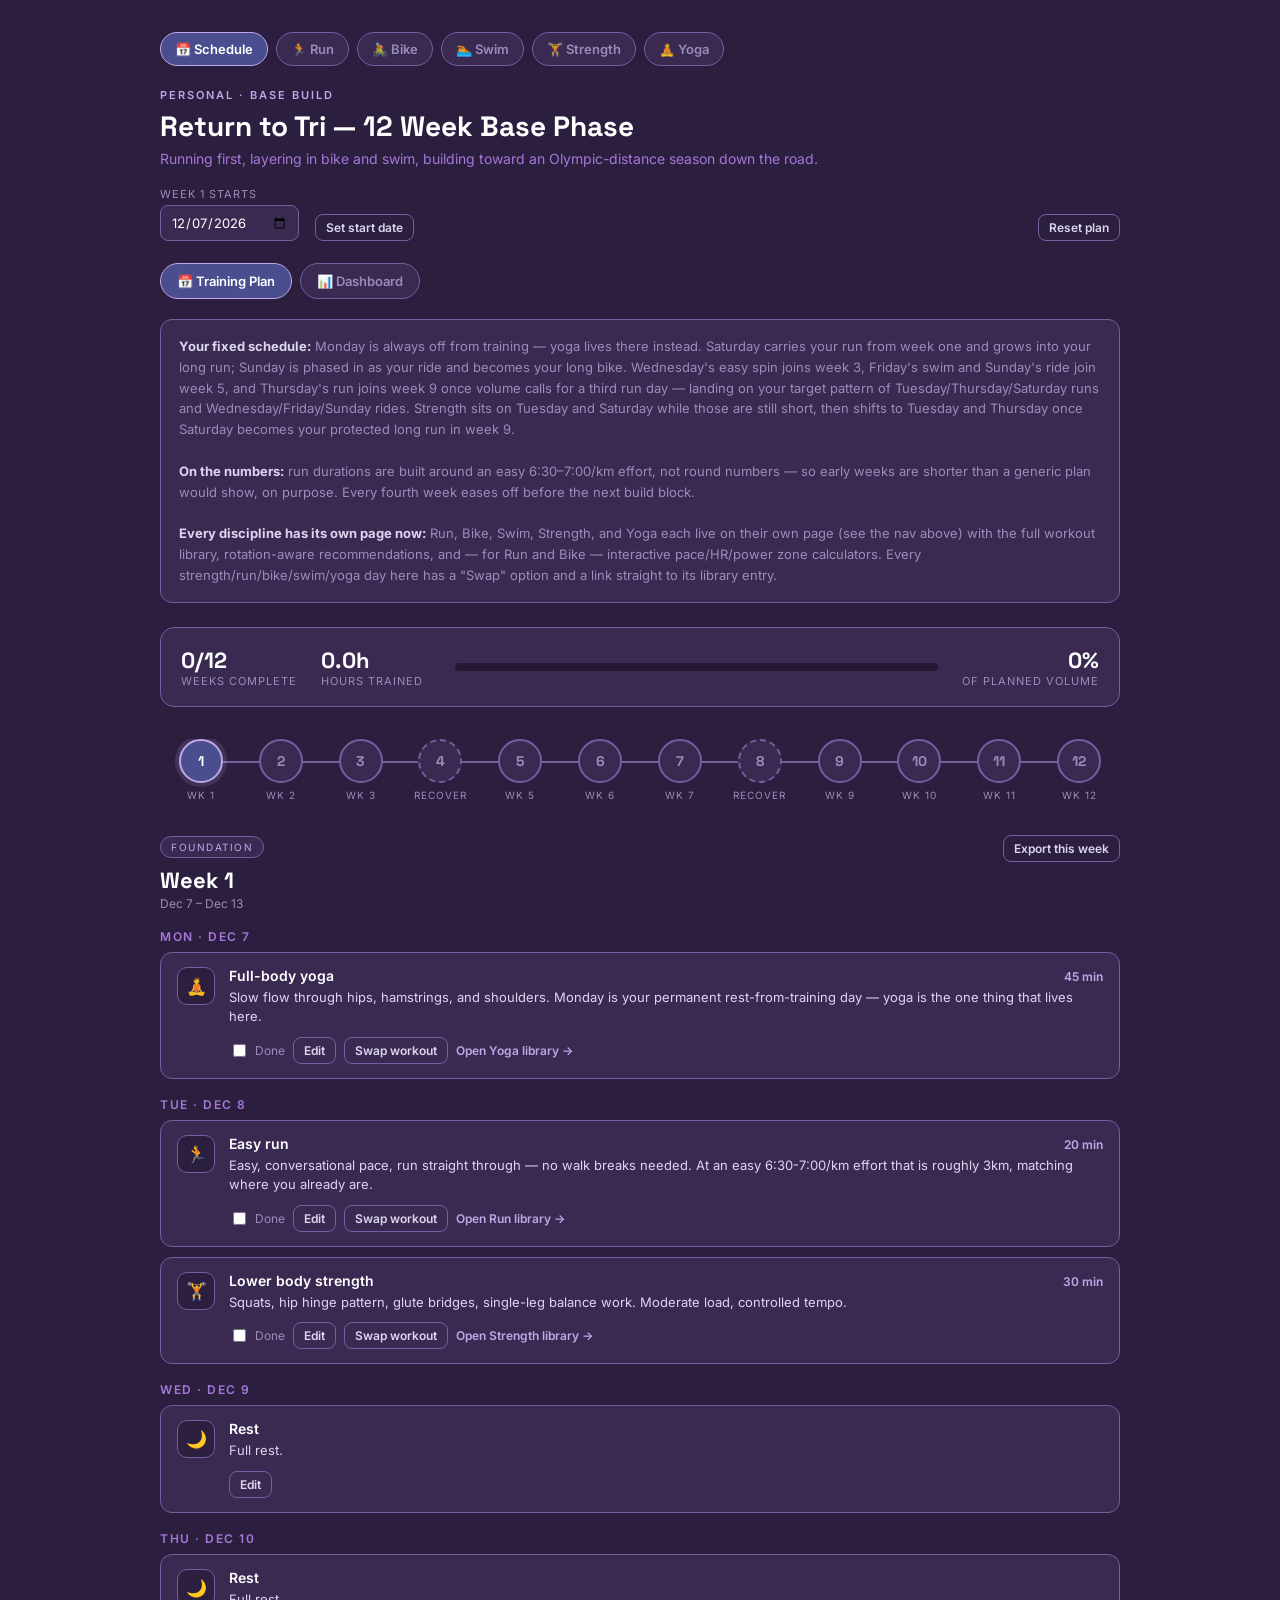
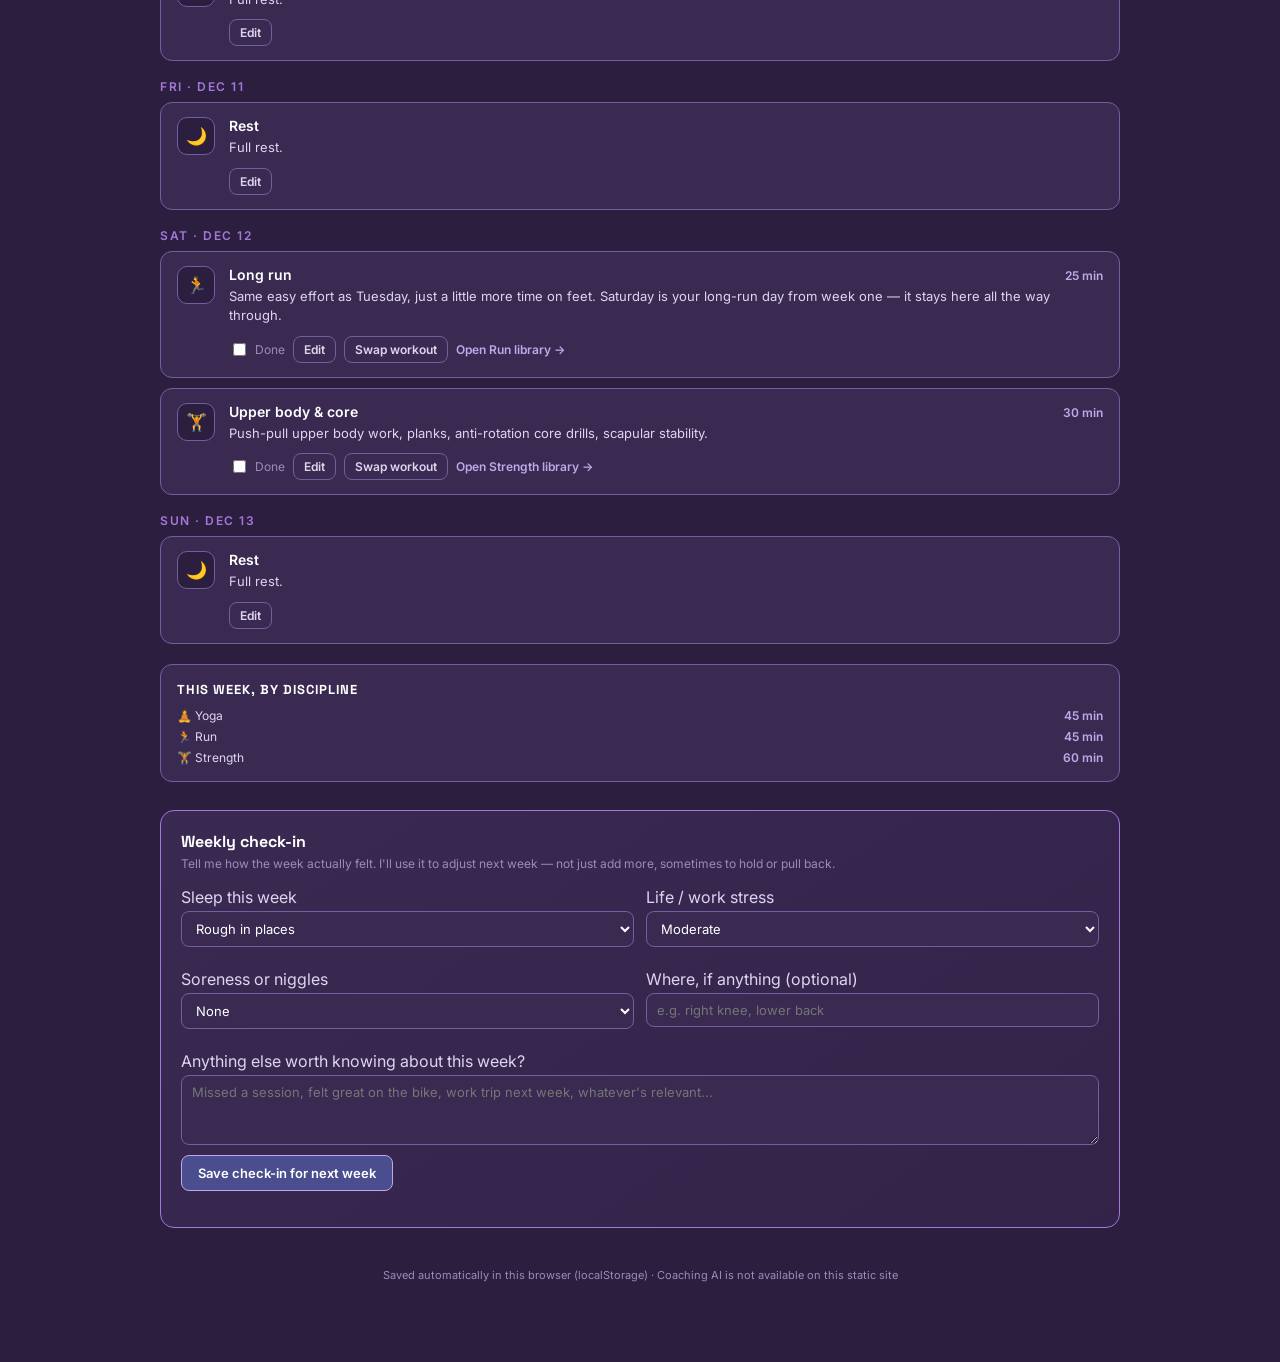
<file: index.html>
<!DOCTYPE html>
<html lang="en">
<head>
<meta charset="UTF-8">
<meta name="viewport" content="width=device-width, initial-scale=1.0">
<title>Base Build — 12 Week Return to Tri</title>
<link rel="preconnect" href="https://fonts.googleapis.com">
<link href="https://fonts.googleapis.com/css2?family=Space+Grotesk:wght@400;500;600;700&family=Inter:wght@400;500;600&display=swap" rel="stylesheet">
<link rel="stylesheet" href="shared/theme.css">
</head>
<body>
<div class="wrap">

  <nav class="tri-nav" id="triNav"></nav>

  <header>
    <div class="eyebrow">Personal · Base Build</div>
    <h1>Return to Tri — 12 Week Base Phase</h1>
    <p class="subline">Running first, layering in bike and swim, building toward an Olympic-distance season down the road.</p>

    <div class="top-row">
      <div class="field">
        <label for="startDate">Week 1 starts</label>
        <input type="date" id="startDate">
      </div>
      <button class="ghost small" id="applyStartDate">Set start date</button>
      <div style="flex:1"></div>
      <button class="ghost small" id="resetBtn">Reset plan</button>
    </div>
  </header>

  <div class="view-tabs" id="viewTabs">
    <div class="view-tab" data-view="plan">📅 Training Plan</div>
    <div class="view-tab" data-view="dashboard">📊 Dashboard</div>
  </div>

  <!-- ===================== PLAN VIEW ===================== -->
  <div id="planView">

    <div class="about" id="aboutBlock"></div>

    <div class="progress-card" id="progressCard"></div>

    <div class="orbit-wrap">
      <div class="orbit-line"></div>
      <div class="orbit" id="orbitNav"></div>
    </div>

    <div class="week-head">
      <div>
        <div class="phase-tag" id="phaseTag"></div>
        <h2 id="weekTitle"></h2>
        <div class="week-dates" id="weekDates"></div>
      </div>
      <div class="week-actions">
        <button class="ghost small" id="exportBtn">Export this week</button>
      </div>
    </div>

    <div id="daysContainer"></div>

    <div class="summary-card">
      <h3>This week, by discipline</h3>
      <div class="disc-rows" id="discRows"></div>
    </div>

    <div class="checkin-card">
      <h3>Weekly check-in</h3>
      <div class="desc">Tell me how the week actually felt. I'll use it to adjust next week — not just add more, sometimes to hold or pull back.</div>
      <div class="grid2">
        <div class="field-row">
          <label>Sleep this week</label>
          <select id="ci-sleep">
            <option value="poor">Poor</option>
            <option value="rough" selected>Rough in places</option>
            <option value="good">Good</option>
            <option value="great">Great</option>
          </select>
        </div>
        <div class="field-row">
          <label>Life / work stress</label>
          <select id="ci-stress">
            <option value="low">Low</option>
            <option value="moderate" selected>Moderate</option>
            <option value="high">High</option>
          </select>
        </div>
        <div class="field-row">
          <label>Soreness or niggles</label>
          <select id="ci-soreness">
            <option value="none" selected>None</option>
            <option value="mild">Mild, nothing concerning</option>
            <option value="moderate">Moderate, noticeable</option>
            <option value="significant">Significant / sharp / persistent</option>
          </select>
        </div>
        <div class="field-row">
          <label>Where, if anything (optional)</label>
          <input type="text" id="ci-where" placeholder="e.g. right knee, lower back">
        </div>
      </div>
      <div class="field-row">
        <label>Anything else worth knowing about this week?</label>
        <textarea id="ci-notes" placeholder="Missed a session, felt great on the bike, work trip next week, whatever's relevant..."></textarea>
      </div>
      <button id="checkinBtn">Save check-in for next week</button>
      <div id="checkinResults"></div>
      <div class="history" id="checkinHistory"></div>
    </div>

  </div>

  <!-- ===================== DASHBOARD VIEW ===================== -->
  <div id="dashboardView" style="display:none;">
    <div class="dash-grid">
      <div class="dash-card">
        <h3>Discipline adherence</h3>
        <div id="dashAdherence"></div>
      </div>
      <div class="dash-card">
        <h3>Weekly volume trend</h3>
        <div id="dashVolume"></div>
      </div>
      <div class="dash-card">
        <h3>Zone &amp; retest status</h3>
        <div id="dashZones"></div>
      </div>
      <div class="dash-card">
        <h3>Next phase</h3>
        <div id="dashPhase"></div>
      </div>
      <div class="dash-card" style="grid-column:1/-1;">
        <h3>Coaching flags history</h3>
        <div id="dashFlags"></div>
      </div>
      <div class="dash-card" style="grid-column:1/-1;">
        <h3>Recent activity across all disciplines</h3>
        <div id="dashActivity"></div>
      </div>
    </div>
  </div>

  <div class="footer-note">Saved automatically in this browser (localStorage) · Coaching AI is not available on this static site</div>
</div>

<div class="modal-overlay" id="exportModal">
  <div class="modal">
    <button class="modal-close ghost small" id="closeExport">Close</button>
    <h3>Export — <span id="exportWeekLabel"></span></h3>
    <p style="font-size:12px;color:var(--muted);margin-top:-6px;">Apple Fitness+ custom plans don't accept file imports — you'll need to tap this in manually. The calendar file below is the closest thing to a one-click push, and will show up on your phone and watch as scheduled events.</p>
    <pre class="export-text" id="exportText"></pre>
    <div class="modal-actions">
      <button id="copyExportBtn">Copy text</button>
      <button class="ghost" id="downloadIcsBtn">Download calendar file (.ics)</button>
    </div>
  </div>
</div>

<div class="modal-overlay" id="editModal">
  <div class="modal">
    <button class="modal-close ghost small" id="closeEdit">Close</button>
    <h3>Edit session</h3>
    <div class="field-row"><label>Day</label>
      <select id="edit-day">
        <option>Mon</option><option>Tue</option><option>Wed</option><option>Thu</option>
        <option>Fri</option><option>Sat</option><option>Sun</option>
      </select>
    </div>
    <div class="field-row"><label>Discipline</label>
      <select id="edit-discipline">
        <option value="run">Run</option><option value="bike">Bike</option><option value="swim">Swim</option>
        <option value="strength">Strength</option><option value="yoga">Yoga</option><option value="rest">Rest</option>
      </select>
    </div>
    <div class="field-row"><label>Title</label><input type="text" id="edit-title"></div>
    <div class="field-row"><label>Duration (minutes)</label><input type="text" id="edit-duration"></div>
    <div class="field-row"><label>Notes to self</label><textarea id="edit-detail"></textarea></div>
    <div class="modal-actions">
      <button id="saveEditBtn">Save</button>
      <button class="ghost" id="cancelEditBtn">Cancel</button>
    </div>
  </div>
</div>

<div class="modal-overlay" id="swapModal">
  <div class="modal">
    <button class="modal-close ghost small" id="closeSwap">Close</button>
    <h3>Swap workout</h3>
    <div class="modal-sub" id="swapSub"></div>
    <div class="lib-tabs" id="swapTabs"></div>
    <div class="venue-filter-row" id="swapVenueRow"></div>
    <div class="rec-card" id="swapRecCard"></div>
    <div class="workout-grid" id="swapGrid"></div>
    <div class="modal-actions">
      <button class="ghost small" id="revertDefaultBtn">Revert to planned default</button>
    </div>
  </div>
</div>

<div class="toast" id="toast"></div>

<script src="shared/storage.js"></script>
<script src="data/strength-library.js"></script>
<script src="data/run-library.js"></script>
<script src="data/bike-library.js"></script>
<script src="data/swim-library.js"></script>
<script src="data/yoga-library.js"></script>
<script src="data/zones.js"></script>
<script src="shared/nav.js"></script>
<script>
const DISC_ICON = {run:'🏃',bike:'🚴',swim:'🏊',strength:'🏋️',yoga:'🧘',rest:'🌙'};
const DISC_LABEL = {run:'Run',bike:'Bike',swim:'Swim',strength:'Strength',yoga:'Yoga',rest:'Rest'};
const DAY_ORDER = ['Mon','Tue','Wed','Thu','Fri','Sat','Sun'];
const PAGE_FOR_DISC = {run:'run', bike:'bike', swim:'swim', strength:'strength', yoga:'yoga'};
const DISCIPLINE_LIB = {run:RUN_LIBRARY, bike:BIKE_LIBRARY, swim:SWIM_LIBRARY, yoga:YOGA_LIBRARY};

function w(id,day,discipline,title,duration,detail,libraryId){
  return {id,day,discipline,title,duration,detail,completed:false,rpe:null,note:'',libraryId:libraryId||null};
}

function defaultPlan(){
  return [
    {n:1, phase:'Foundation', recovery:false, workouts:[
      w('w1a','Mon','yoga','Full-body yoga','45','Slow flow through hips, hamstrings, and shoulders. Monday is your permanent rest-from-training day — yoga is the one thing that lives here.'),
      w('w1b','Tue','run','Easy run','20','Easy, conversational pace, run straight through — no walk breaks needed. At an easy 6:30-7:00/km effort that is roughly 3km, matching where you already are.'),
      w('w1c','Tue','strength','Lower body strength','30','Squats, hip hinge pattern, glute bridges, single-leg balance work. Moderate load, controlled tempo.'),
      w('w1d','Wed','rest','Rest',0,'Full rest.'),
      w('w1e','Thu','rest','Rest',0,'Full rest.'),
      w('w1f','Fri','rest','Rest',0,'Full rest.'),
      w('w1g','Sat','run','Long run','25','Same easy effort as Tuesday, just a little more time on feet. Saturday is your long-run day from week one — it stays here all the way through.'),
      w('w1h','Sat','strength','Upper body & core','30','Push-pull upper body work, planks, anti-rotation core drills, scapular stability.'),
      w('w1i','Sun','rest','Rest',0,'Full rest.'),
    ]},
    {n:2, phase:'Foundation', recovery:false, workouts:[
      w('w2a','Mon','yoga','Full-body yoga','50','Same flow. Notice what feels tighter than usual — that is useful information, not something to push through.'),
      w('w2b','Tue','run','Easy run','22','Easy pace, straight through.'),
      w('w2c','Tue','strength','Lower body strength','30','Same pattern as last week, small load or rep increase if it felt manageable.'),
      w('w2d','Wed','rest','Rest',0,'Full rest.'),
      w('w2e','Thu','rest','Rest',0,'Full rest.'),
      w('w2f','Fri','rest','Rest',0,'Full rest.'),
      w('w2g','Sat','run','Long run','28','Easy pace, a bit more time than Tuesday.'),
      w('w2h','Sat','strength','Upper body & core','30','Same pattern as last week.'),
      w('w2i','Sun','rest','Rest',0,'Full rest.'),
    ]},
    {n:3, phase:'Foundation + Bike', recovery:false, workouts:[
      w('w3a','Mon','yoga','Full-body yoga','50','Same flow.'),
      w('w3b','Tue','run','Easy run','22','Easy pace, straight through.'),
      w('w3c','Tue','strength','Lower body strength','30','Same pattern, moderate load.'),
      w('w3d','Wed','bike','Easy spin','20','First bike back. Flat or rolling terrain, easy spin — cadence over power, just turn the legs over.'),
      w('w3e','Thu','rest','Rest',0,'Full rest.'),
      w('w3f','Fri','rest','Rest',0,'Full rest.'),
      w('w3g','Sat','run','Long run','30','Easy pace, your longest run yet.'),
      w('w3h','Sat','strength','Upper body & core','35','Same pattern as prior weeks.'),
      w('w3i','Sun','rest','Rest',0,'Full rest.'),
    ]},
    {n:4, phase:'Foundation + Bike', recovery:true, workouts:[
      w('w4a','Mon','yoga','Full-body yoga','40','Shorter flow, same focus areas.'),
      w('w4b','Tue','run','Easy run','18','Recovery week — shorter and easier across the board. This is by design, not a setback.'),
      w('w4c','Tue','strength','Lower body strength','25','Lighter load, same movement patterns.'),
      w('w4d','Wed','bike','Easy spin','15','Short and easy.'),
      w('w4e','Thu','rest','Rest',0,'Full rest.'),
      w('w4f','Fri','rest','Rest',0,'Full rest.'),
      w('w4g','Sat','run','Long run','22','Easy pace, dialed back for the recovery week.'),
      w('w4h','Sat','strength','Upper body & core','25','Lighter session.'),
      w('w4i','Sun','rest','Rest',0,'Full rest.'),
    ]},
    {n:5, phase:'Three-Discipline Base', recovery:false, workouts:[
      w('w5a','Mon','yoga','Full-body yoga','55','Same flow.'),
      w('w5b','Tue','run','Easy run','25','Easy pace, straight through.'),
      w('w5c','Tue','strength','Lower body strength','30','Standard pattern.'),
      w('w5d','Wed','bike','Easy spin','25','Easy, flat terrain.'),
      w('w5e','Thu','rest','Rest',0,'Full rest.'),
      w('w5f','Fri','swim','Technique swim','15','First swim back. Short, broken into sets with rest between. Form over speed — this is about feel for the water again, not fitness.'),
      w('w5g','Sat','run','Long run','33','Easy pace, back to building after the recovery week.'),
      w('w5h','Sat','strength','Upper body & core','35','Standard pattern.'),
      w('w5i','Sun','bike','Easy ride','25','First ride here — Sunday becomes your long-bike day going forward, starting modest for now.'),
    ]},
    {n:6, phase:'Three-Discipline Base', recovery:false, workouts:[
      w('w6a','Mon','yoga','Full-body yoga','55','Same flow.'),
      w('w6b','Tue','run','Easy run','27','Easy pace.'),
      w('w6c','Tue','strength','Lower body strength','30','Standard pattern.'),
      w('w6d','Wed','bike','Easy spin','28','Easy, flat terrain.'),
      w('w6e','Thu','rest','Rest',0,'Full rest.'),
      w('w6f','Fri','swim','Technique swim','18','Still broken into sets, slightly more total distance than last week.'),
      w('w6g','Sat','run','Long run','36','Easy pace.'),
      w('w6h','Sat','strength','Upper body & core','35','Standard pattern.'),
      w('w6i','Sun','bike','Easy ride','30','Building toward your Sunday long ride.'),
    ]},
    {n:7, phase:'Three-Discipline Base', recovery:false, workouts:[
      w('w7a','Mon','yoga','Full-body yoga','60','Same flow.'),
      w('w7b','Tue','run','Easy run','28','Easy pace.'),
      w('w7c','Tue','strength','Lower body strength','35','Standard pattern.'),
      w('w7d','Wed','bike','Easy spin','30','Easy, flat terrain.'),
      w('w7e','Thu','rest','Rest',0,'Full rest.'),
      w('w7f','Fri','swim','Building swim','20','More continuous than broken now. Smooth, relaxed strokes.'),
      w('w7g','Sat','run','Long run','40','Your longest run of the plan so far. Still easy — resist the urge to push pace just because the duration is up.'),
      w('w7h','Sat','strength','Upper body & core','35','Standard pattern.'),
      w('w7i','Sun','bike','Steady ride','35','Longest ride of the plan so far, steady effort.'),
    ]},
    {n:8, phase:'Three-Discipline Base', recovery:true, workouts:[
      w('w8a','Mon','yoga','Full-body yoga','45','Shorter flow.'),
      w('w8b','Tue','run','Easy run','22','Recovery week. Shorter, easier across the board.'),
      w('w8c','Tue','strength','Lower body strength','25','Lighter load.'),
      w('w8d','Wed','bike','Easy spin','20','Easy.'),
      w('w8e','Thu','rest','Rest',0,'Full rest.'),
      w('w8f','Fri','swim','Technique swim','15','Shorter, form-focused.'),
      w('w8g','Sat','run','Long run','28','Easy pace, dialed back.'),
      w('w8h','Sat','strength','Upper body & core','25','Lighter session.'),
      w('w8i','Sun','bike','Easy ride','25','Shorter than the last couple Sundays. This week is about absorbing the last block, not adding to it.'),
    ]},
    {n:9, phase:'Volume Build', recovery:false, workouts:[
      w('w9a','Mon','yoga','Full-body yoga','55','Same flow.'),
      w('w9b','Tue','run','Easy run','30','Easy pace.'),
      w('w9c','Tue','strength','Lower body strength','30','Standard pattern.'),
      w('w9d','Wed','bike','Easy spin','30','Easy, flat terrain.'),
      w('w9e','Thu','run','Easy run','25','Second easy run of the week joins here — this is Thursdays permanent slot going forward.'),
      w('w9f','Thu','strength','Upper body & core','30','Strength has moved here from Saturday, now that Saturday is carrying real long-run volume and deserves to stay protected.'),
      w('w9g','Fri','bike','Easy spin','25','Second easy ride of the week.'),
      w('w9h','Fri','swim','Building swim','20','Paired with the Friday ride. Continuous swim, relaxed pace.'),
      w('w9i','Sat','run','Long run','45','Long run only from here — no strength attached, so the day is just about the run and the recovery after it.'),
      w('w9j','Sun','bike','Long ride','40','Your long ride for the week.'),
    ]},
    {n:10, phase:'Volume Build', recovery:false, workouts:[
      w('w10a','Mon','yoga','Full-body yoga','55','Same flow.'),
      w('w10b','Tue','run','Easy run','32','Easy pace.'),
      w('w10c','Tue','strength','Lower body strength','30','Standard pattern.'),
      w('w10d','Wed','bike','Easy spin','35','Easy, flat terrain.'),
      w('w10e','Thu','run','Easy run','27','Easy pace.'),
      w('w10f','Thu','strength','Upper body & core','30','Standard pattern.'),
      w('w10g','Fri','bike','Easy spin','30','Easy, flat terrain.'),
      w('w10h','Fri','swim','Building swim','22','Continuous swim, a bit more distance than last week.'),
      w('w10i','Sat','run','Long run','50','Easy effort, longest run of the plan so far.'),
      w('w10j','Sun','bike','Long ride','45','Steady effort, longest ride of the plan so far.'),
    ]},
    {n:11, phase:'Volume Build', recovery:false, workouts:[
      w('w11a','Mon','yoga','Full-body yoga','60','Same flow.'),
      w('w11b','Tue','run','Easy run','33','Easy pace.'),
      w('w11c','Tue','strength','Lower body strength','35','Standard pattern.'),
      w('w11d','Wed','bike','Easy spin','38','Easy, flat terrain.'),
      w('w11e','Thu','run','Easy run','28','Easy pace.'),
      w('w11f','Thu','strength','Upper body & core','35','Standard pattern.'),
      w('w11g','Fri','bike','Easy spin','32','Easy, flat terrain.'),
      w('w11h','Fri','swim','Building swim','25','Continuous swim, relaxed and smooth.'),
      w('w11i','Sat','run','Long run','55','Peak long run of the base phase. Still easy — this is about time on feet, not pace.'),
      w('w11j','Sun','bike','Long ride','50','Peak ride of the base phase, steady effort throughout.'),
    ]},
    {n:12, phase:'Consolidation', recovery:false, workouts:[
      w('w12a','Mon','yoga','Full-body yoga','55','Same flow.'),
      w('w12b','Tue','run','Easy run','25','Easy pace, lighter than recent weeks.'),
      w('w12c','Tue','strength','Lower body strength (light)','25','Lighter than usual, movement quality over load this week.'),
      w('w12d','Wed','bike','Easy spin','25','Easy, flat terrain.'),
      w('w12e','Thu','run','Easy run','20','Easy pace, lighter.'),
      w('w12f','Thu','strength','Upper body & core (light)','25','Lighter session.'),
      w('w12g','Fri','bike','Easy spin','25','Easy, flat terrain.'),
      w('w12h','Fri','swim','Benchmark swim','20','Steady continuous swim at a pace you could hold for the whole distance — a marker, not a test.'),
      w('w12i','Sat','run','Benchmark run','30','Warm up easy, then run at a comfortably hard, sustainable effort — not an all-out race. Cool down easy.'),
      w('w12j','Sun','bike','Benchmark ride','35','Steady effort throughout, slightly harder than your normal long-ride pace.'),
    ]},
  ];
}

let state = null;
let currentWeek = 1;
let editingCardId = null;
let currentView = 'plan';
let swapTargetId = null;
let swapDiscipline = 'strength';
let swapActiveTab = 'lower';
let swapBikeVenue = 'all';
let swapSwimCategory = 'all';

function nextMonday(){
  const d = new Date();
  const day = d.getDay();
  const diff = (8 - day) % 7 || 7;
  d.setDate(d.getDate() + diff);
  return d.toISOString().slice(0,10);
}

function loadAppState(){
  const s = triLoadState();
  if(!s.weeks) s.weeks = defaultPlan();
  if(!s.profile) s.profile = { startDate: nextMonday() };
  s.weeks.forEach(wk=>wk.workouts.forEach(x=>{ if(x.libraryId===undefined) x.libraryId=null; }));
  return s;
}
function saveState(){
  if(!triSaveState(state)) showToast('Save failed — try again');
}

function showToast(msg){
  const t = document.getElementById('toast');
  t.textContent = msg;
  t.classList.add('show');
  setTimeout(()=>t.classList.remove('show'), 2200);
}

function addDays(iso, days){
  const d = new Date(iso+'T00:00:00');
  d.setDate(d.getDate()+days);
  return d;
}

function weekStart(n){
  return addDays(state.profile.startDate, (n-1)*7);
}

function fmtDate(d){
  return d.toLocaleDateString('en-US',{month:'short',day:'numeric'});
}

function dateForDay(weekN, dayAbbr){
  const idx = DAY_ORDER.indexOf(dayAbbr);
  return addDays(weekStart(weekN).toISOString().slice(0,10), idx);
}

function findWeek(n){ return state.weeks.find(x=>x.n===n); }
function findWorkout(id){
  for(const wk of state.weeks){
    const found = wk.workouts.find(x=>x.id===id);
    if(found) return {week:wk, workout:found};
  }
  return null;
}

/* ---------- LIBRARY HELPERS (shared by Dashboard activity + Swap modal) ---------- */
function findLibraryWorkout(id){
  for(const cat of Object.keys(LIBRARY)){
    const found = LIBRARY[cat].find(x=>x.id===id);
    if(found) return {category:cat, discipline:'strength', workout:found};
  }
  for(const disc of Object.keys(DISCIPLINE_LIB)){
    const found = DISCIPLINE_LIB[disc].find(x=>x.id===id);
    if(found) return {category:null, discipline:disc, workout:found};
  }
  return null;
}
function daysSince(iso){
  if(!iso) return Infinity;
  const then = new Date(iso);
  const now = new Date();
  return Math.floor((now - then) / (1000*60*60*24));
}
function lastDoneFor(id){
  const entries = state.history.filter(h=>h.id===id);
  if(!entries.length) return null;
  return entries.reduce((a,b)=> new Date(a.date) > new Date(b.date) ? a : b);
}
function recentFocusTags(n=2){
  const recent = [...state.history].sort((a,b)=>new Date(b.date)-new Date(a.date)).slice(0,n);
  const tags = new Set();
  recent.forEach(h=>{
    const found = findLibraryWorkout(h.id);
    if(found) found.workout.focus.forEach(t=>tags.add(t));
  });
  return tags;
}
function recommend(list){
  const avoidTags = recentFocusTags(2);
  let best = null, bestScore = -Infinity;
  list.forEach(x=>{
    const last = lastDoneFor(x.id);
    const gap = last ? daysSince(last.date) : 999;
    let overlap = x.focus.filter(t=>avoidTags.has(t)).length;
    const score = gap - (overlap * 4);
    if(score > bestScore){ bestScore = score; best = x; }
  });
  return best;
}
function recommendReason(x){
  const last = lastDoneFor(x.id);
  if(!last) return `You haven't done this one yet — good chance to add it into the rotation.`;
  const gap = daysSince(last.date);
  const avoidTags = recentFocusTags(2);
  const overlap = x.focus.filter(t=>avoidTags.has(t));
  if(overlap.length === 0 && gap >= 7){
    return `It's been ${gap} day${gap===1?'':'s'} since this one, and it doesn't repeat what you did most recently — good variety pick.`;
  }
  if(gap >= 7) return `It's been ${gap} day${gap===1?'':'s'} since you did this one — due for a repeat.`;
  return `Least recently used option in this category (${gap} day${gap===1?'':'s'} ago) that still fits.`;
}
function categoryForWorkout(workout){
  if(workout.discipline !== 'strength'){
    return workout.discipline;
  }
  if(workout.libraryId){
    const f = findLibraryWorkout(workout.libraryId);
    if(f && f.discipline==='strength') return f.category;
  }
  const t = (workout.title||'').toLowerCase();
  if(t.includes('lower')) return 'lower';
  if(t.includes('upper')) return 'upper';
  return 'lower';
}
function formatDetailFromLibrary(x){
  const exLines = x.exercises.map(e=>`${e.name} — ${e.v}`).join('; ');
  return `${x.blurb} (${exLines})`;
}
function libraryHrefFor(workout){
  const page = PAGE_FOR_DISC[workout.discipline];
  if(!page) return null;
  let href = `pages/${page}.html`;
  if(workout.libraryId) href += `?highlight=${encodeURIComponent(workout.libraryId)}`;
  return href;
}

/* ---------- SWIM CSS / PACE HELPERS (needed for dashboard zone status) ---------- */
function formatSwimTime(sec){
  if(sec==null || !isFinite(sec)) return '—';
  sec = Math.round(sec);
  const m = Math.floor(sec/60);
  const s = sec%60;
  return `${m}:${String(s).padStart(2,'0')}`;
}
function formatSwimPace(sec){
  if(sec==null || !isFinite(sec)) return '—';
  return `${formatSwimTime(sec)}/100m`;
}
function latestSwimTest(){
  if(!state.swimTests.length) return null;
  return [...state.swimTests].sort((a,b)=>new Date(b.date)-new Date(a.date))[0];
}

/* ---------- DASHBOARD ---------- */
function renderDashboard(){
  renderDashAdherence();
  renderDashVolume();
  renderDashZones();
  renderDashPhase();
  renderDashFlags();
  renderDashActivity();
}

function renderDashAdherence(){
  const discs = ['run','bike','swim','strength','yoga'];
  const totals = {};
  discs.forEach(d=>{ totals[d] = {planned:0, done:0}; });
  state.weeks.forEach(wk=>{
    wk.workouts.forEach(x=>{
      if(!totals[x.discipline]) return;
      totals[x.discipline].planned += Number(x.duration||0);
      if(x.completed) totals[x.discipline].done += Number(x.duration||0);
    });
  });
  const html = discs.filter(d=>totals[d].planned>0).map(d=>{
    const pct = Math.round((totals[d].done/totals[d].planned)*100);
    return `<div class="adh-row">
      <div class="adh-label"><span>${DISC_ICON[d]} ${DISC_LABEL[d]}</span><span>${totals[d].done}/${totals[d].planned} min · ${pct}%</span></div>
      <div class="adh-track"><div class="adh-fill" style="width:${pct}%"></div></div>
    </div>`;
  }).join('');
  document.getElementById('dashAdherence').innerHTML = html || '<div class="empty">No volume planned yet.</div>';
}

function renderDashVolume(){
  const maxPlanned = Math.max(...state.weeks.map(wk=>totalMinutes(wk)), 1);
  const html = state.weeks.map(wk=>{
    const planned = totalMinutes(wk);
    const done = wk.workouts.filter(x=>x.completed).reduce((s,x)=>s+Number(x.duration||0),0);
    const plannedH = Math.max((planned/maxPlanned)*100, 2);
    const doneH = planned>0 ? Math.min((done/planned)*100, 100) : 0;
    const rpes = wk.workouts.filter(x=>x.completed && x.rpe).map(x=>Number(x.rpe));
    const avgRpe = rpes.length ? (rpes.reduce((a,b)=>a+b,0)/rpes.length).toFixed(1) : '';
    return `<div class="vol-bar-wrap">
      <div class="vol-rpe">${avgRpe}</div>
      <div class="vol-bar-track">
        <div class="vol-bar" style="height:${plannedH}%;">
          <div class="vol-bar-fill" style="height:${doneH}%;"></div>
        </div>
      </div>
      <div class="vol-lbl">${wk.n}</div>
    </div>`;
  }).join('');
  document.getElementById('dashVolume').innerHTML = `<div class="vol-chart">${html}</div>
    <div style="color:var(--muted);font-size:10px;margin-top:8px;">Bar height = planned volume · fill = completed · number above = avg RPE</div>`;
}

function renderDashZones(){
  const weeksComplete = state.weeks.filter(wk=>wk.workouts.every(x=>x.completed || x.discipline==='rest')).length;
  const runStatus = weeksComplete>=6
    ? 'Retest due — run a fresh 5K or 10K time trial to update VDOT and paces.'
    : `Current paces from VDOT ${RUN_VDOT_ZONES.vdot} (5K: ${RUN_VDOT_ZONES.test5k}, ${RUN_VDOT_ZONES.testDate}). Retest around week 6–8 — ${6-weeksComplete} week(s) of buffer left on that estimate.${state.runZones.maf ? ` MAF number on record: ${state.runZones.maf} bpm.` : ''}`;
  const bike = state.bikeZones;
  const bikeStatus = bike.ftp
    ? `HR zones from resting ${bike.restingHR} / max ${bike.maxHR} bpm. FTP on record: ${bike.ftp}W — power zones active (see Bike page).`
    : `Zones estimated from resting HR ${bike.restingHR} / max HR ~${bike.maxHR} (not lab or field tested). No FTP test logged yet — power zones unavailable until one is (see Bike page).`;
  const latestTest = latestSwimTest();
  const swimStatus = latestTest
    ? `CSS ${formatSwimPace(latestTest.css)} from a test on ${new Date(latestTest.date).toLocaleDateString('en-US',{month:'short',day:'numeric'})} — real zones now, not estimated. Retest every 6–8 weeks to keep it current.`
    : 'Pace zones estimated from a single "typical pace" data point. A 400m + 200m CSS test would sharpen this — not urgent while swim stays technique-focused.';
  document.getElementById('dashZones').innerHTML = `
    <div class="zone-card"><div class="disc">🏃 Run</div><div class="status">${runStatus}</div></div>
    <div class="zone-card"><div class="disc">🚴 Bike</div><div class="status">${bikeStatus}</div></div>
    <div class="zone-card"><div class="disc">🏊 Swim</div><div class="status">${swimStatus}</div></div>
  `;
}

function renderDashPhase(){
  const weeksLeft = 12 - currentWeek;
  let html;
  if(weeksLeft > 0){
    html = `<div class="big">${weeksLeft} week${weeksLeft===1?'':'s'}</div><div style="margin-top:4px;">until the Early Quality Phase starts.</div>
      <div style="margin-top:10px;">That phase adds one threshold run per week, light structured bike work, and a swim CSS test — paces get recalculated from fresh test results, not carried over from this block.</div>`;
  } else {
    html = `<div class="big">Base block complete</div>
      <div style="margin-top:10px;">Time to move into the Early Quality Phase: a fresh 5K time trial, an FTP test if structured bike work is next, and a swim CSS test — then set new paces/zones from those numbers rather than reusing July's estimates.</div>`;
  }
  document.getElementById('dashPhase').innerHTML = `<div class="phase-box">${html}</div>`;
}

function renderDashFlags(){
  const flagged = state.checkins.filter(c=>c.flags && c.flags.length);
  if(!flagged.length){
    document.getElementById('dashFlags').innerHTML = '<div class="empty">No flags raised yet — good sign.</div>';
    return;
  }
  document.getElementById('dashFlags').innerHTML = [...flagged].reverse().map(c=>`
    <div class="flag-log-item">
      <div class="meta">Week ${c.weekNumber} · ${new Date(c.timestamp).toLocaleDateString()}</div>
      ${c.flags.map(f=>`<div class="txt">⚠️ ${f}</div>`).join('')}
    </div>
  `).join('');
}

function renderDashActivity(){
  const el = document.getElementById('dashActivity');
  if(!state.history.length){
    el.innerHTML = '<div class="empty">Nothing logged yet — mark a workout done, swap one in, or log a session on any discipline page to start building history.</div>';
    return;
  }
  const recent = [...state.history].sort((a,b)=>new Date(b.date)-new Date(a.date)).slice(0,10);
  el.innerHTML = recent.map(h=>{
    const f = findLibraryWorkout(h.id);
    const title = f ? f.workout.title : h.id;
    const d = new Date(h.date);
    const dateLbl = d.toLocaleDateString('en-US',{month:'short',day:'numeric'});
    return `<div class="history-item">
      <div class="meta">${dateLbl}${h.planWorkoutId ? ' · via weekly plan' : ' · logged directly'}</div>
      <div style="font-size:13px;">${title}${h.rpe?' · RPE '+h.rpe:''}${h.note?' — '+h.note:''}</div>
    </div>`;
  }).join('');
}

function render(){
  renderAbout();
  renderProgress();
  renderOrbit();
  renderWeek();
  renderHistory();
  renderDashboard();
}

function switchView(v){
  currentView = v;
  document.getElementById('planView').style.display = v==='plan' ? '' : 'none';
  document.getElementById('dashboardView').style.display = v==='dashboard' ? '' : 'none';
  document.querySelectorAll('.view-tab').forEach(t=>{
    t.classList.toggle('active', t.dataset.view===v);
  });
}

function renderAbout(){
  document.getElementById('aboutBlock').innerHTML =
    `<b>Your fixed schedule:</b> Monday is always off from training — yoga lives there instead. Saturday carries your run from week one and grows into your long run; Sunday is phased in as your ride and becomes your long bike. Wednesday's easy spin joins week 3, Friday's swim and Sunday's ride join week 5, and Thursday's run joins week 9 once volume calls for a third run day — landing on your target pattern of Tuesday/Thursday/Saturday runs and Wednesday/Friday/Sunday rides. Strength sits on Tuesday and Saturday while those are still short, then shifts to Tuesday and Thursday once Saturday becomes your protected long run in week 9.<br><br><b>On the numbers:</b> run durations are built around an easy 6:30&ndash;7:00/km effort, not round numbers — so early weeks are shorter than a generic plan would show, on purpose. Every fourth week eases off before the next build block.<br><br><b>Every discipline has its own page now:</b> Run, Bike, Swim, Strength, and Yoga each live on their own page (see the nav above) with the full workout library, rotation-aware recommendations, and — for Run and Bike — interactive pace/HR/power zone calculators. Every strength/run/bike/swim/yoga day here has a "Swap" option and a link straight to its library entry.`;
}

function totalMinutes(wk){
  return wk.workouts.reduce((s,x)=>s+Number(x.duration||0),0);
}

function renderProgress(){
  const totalWeeks = state.weeks.length;
  const weeksComplete = state.weeks.filter(wk=>wk.workouts.every(x=>x.completed || x.discipline==='rest')).length;
  const allMinutesPlanned = state.weeks.reduce((s,wk)=>s+totalMinutes(wk),0);
  const allMinutesDone = state.weeks.reduce((s,wk)=>s+wk.workouts.filter(x=>x.completed).reduce((a,x)=>a+Number(x.duration||0),0),0);
  const pct = allMinutesPlanned ? Math.round((allMinutesDone/allMinutesPlanned)*100) : 0;
  document.getElementById('progressCard').innerHTML = `
    <div class="stat"><div class="num">${weeksComplete}/${totalWeeks}</div><div class="lbl">Weeks complete</div></div>
    <div class="stat"><div class="num">${(allMinutesDone/60).toFixed(1)}h</div><div class="lbl">Hours trained</div></div>
    <div class="bar-track"><div class="bar-fill" style="width:${pct}%"></div></div>
    <div class="stat" style="text-align:right;"><div class="num">${pct}%</div><div class="lbl">Of planned volume</div></div>
  `;
}

function renderOrbit(){
  const el = document.getElementById('orbitNav');
  el.innerHTML = '';
  state.weeks.forEach(wk=>{
    const done = wk.workouts.every(x=>x.completed || x.discipline==='rest');
    const div = document.createElement('div');
    div.className = 'stop'+(wk.n===currentWeek?' active':'')+(wk.recovery?' recovery':'')+(done?' done':'');
    div.innerHTML = `<div class="dot">${wk.n}</div><div class="wk-lbl">${wk.recovery?'Recover':'Wk '+wk.n}</div>`;
    div.onclick = ()=>{ currentWeek = wk.n; render(); };
    el.appendChild(div);
  });
}

function renderWeek(){
  const wk = findWeek(currentWeek);
  document.getElementById('phaseTag').textContent = wk.phase + (wk.recovery ? ' · Recovery' : '');
  document.getElementById('weekTitle').textContent = 'Week '+wk.n;
  const start = weekStart(wk.n);
  const end = addDays(start.toISOString().slice(0,10),6);
  document.getElementById('weekDates').textContent = fmtDate(start)+' – '+fmtDate(end);

  const byDay = {};
  DAY_ORDER.forEach(d=>byDay[d]=[]);
  wk.workouts.forEach(x=>byDay[x.day].push(x));

  const container = document.getElementById('daysContainer');
  container.innerHTML = '';
  DAY_ORDER.forEach(day=>{
    const items = byDay[day];
    if(!items.length) return;
    const block = document.createElement('div');
    block.className = 'day-block';
    const dateLabel = fmtDate(dateForDay(wk.n, day));
    block.innerHTML = `<div class="day-title">${day} · ${dateLabel}</div>`;
    items.forEach(x=>{
      const card = document.createElement('div');
      card.className = 'card'+(x.completed?' complete':'');
      const libBadge = x.libraryId ? `<span class="lib-tag">From library</span>` : '';
      const libHref = libraryHrefFor(x);
      card.innerHTML = `
        <div class="disc-badge">${DISC_ICON[x.discipline]}</div>
        <div class="card-body">
          <div class="card-top">
            <div class="card-title">${x.title}</div>
            <div class="card-dur">${x.duration>0 ? x.duration+' min':''}</div>
          </div>
          <div class="card-detail">${x.detail}</div>
          ${libBadge}
          <div class="card-controls">
            ${x.discipline!=='rest' ? `<label class="checkbox-lbl"><input type="checkbox" data-id="${x.id}" class="doneCheck" ${x.completed?'checked':''}> Done</label>` : ''}
            ${x.completed ? `<div class="rpe-row">RPE <select data-id="${x.id}" class="rpeSelect">
                <option value="">–</option>
                ${[1,2,3,4,5].map(v=>`<option value="${v}" ${x.rpe==v?'selected':''}>${v}</option>`).join('')}
              </select></div>` : ''}
            <button class="ghost small editBtn" data-id="${x.id}">Edit</button>
            ${x.discipline!=='rest' ? `<button class="ghost small swapBtn" data-id="${x.id}">Swap workout</button>` : ''}
            ${libHref ? `<a class="lib-link" href="${libHref}">Open ${DISC_LABEL[x.discipline]} library →</a>` : ''}
          </div>
        </div>
      `;
      block.appendChild(card);
    });
    container.appendChild(block);
  });

  // discipline summary
  const totals = {};
  wk.workouts.forEach(x=>{ totals[x.discipline] = (totals[x.discipline]||0) + Number(x.duration||0); });
  const rows = Object.keys(totals).filter(k=>totals[k]>0).map(k=>
    `<div class="disc-row"><span>${DISC_ICON[k]} ${DISC_LABEL[k]}</span><span>${totals[k]} min</span></div>`
  ).join('');
  document.getElementById('discRows').innerHTML = rows || '<div class="disc-row"><span>Rest week</span><span>0 min</span></div>';

  // wire events
  container.querySelectorAll('.doneCheck').forEach(cb=>{
    cb.onchange = (e)=>{
      const {workout} = findWorkout(e.target.dataset.id);
      workout.completed = e.target.checked;
      if(!workout.completed){
        workout.rpe = null;
      } else if(workout.libraryId){
        state.history.push({
          id: workout.libraryId,
          date: new Date().toISOString(),
          rpe: null,
          note: '',
          planWorkoutId: workout.id,
        });
      }
      saveState();
      render();
    };
  });
  container.querySelectorAll('.rpeSelect').forEach(sel=>{
    sel.onchange = (e)=>{
      const {workout} = findWorkout(e.target.dataset.id);
      workout.rpe = e.target.value || null;
      // keep the matching history entry (if any) in sync
      if(workout.libraryId){
        const entry = [...state.history].reverse().find(h=>h.planWorkoutId===workout.id);
        if(entry) entry.rpe = workout.rpe;
      }
      saveState();
    };
  });
  container.querySelectorAll('.editBtn').forEach(btn=>{
    btn.onclick = ()=> openEdit(btn.dataset.id);
  });
  container.querySelectorAll('.swapBtn').forEach(btn=>{
    btn.onclick = ()=> openSwap(btn.dataset.id);
  });
}

function openEdit(id){
  const {workout} = findWorkout(id);
  editingCardId = id;
  document.getElementById('edit-day').value = workout.day;
  document.getElementById('edit-discipline').value = workout.discipline;
  document.getElementById('edit-title').value = workout.title;
  document.getElementById('edit-duration').value = workout.duration;
  document.getElementById('edit-detail').value = workout.detail;
  document.getElementById('editModal').classList.add('open');
}

document.getElementById('saveEditBtn').onclick = ()=>{
  const {workout} = findWorkout(editingCardId);
  workout.day = document.getElementById('edit-day').value;
  workout.discipline = document.getElementById('edit-discipline').value;
  workout.title = document.getElementById('edit-title').value;
  workout.duration = Number(document.getElementById('edit-duration').value)||0;
  workout.detail = document.getElementById('edit-detail').value;
  if(workout.discipline !== 'strength') workout.libraryId = null;
  saveState();
  document.getElementById('editModal').classList.remove('open');
  render();
  showToast('Session updated');
};
document.getElementById('cancelEditBtn').onclick = ()=> document.getElementById('editModal').classList.remove('open');
document.getElementById('closeEdit').onclick = ()=> document.getElementById('editModal').classList.remove('open');

/* ---------- SWAP MODAL ---------- */
function openSwap(workoutId){
  const {workout} = findWorkout(workoutId);
  swapTargetId = workoutId;
  swapDiscipline = workout.discipline;
  swapBikeVenue = 'all';
  swapSwimCategory = 'all';
  if(swapDiscipline === 'strength'){
    swapActiveTab = categoryForWorkout(workout);
  } else {
    swapActiveTab = swapDiscipline;
  }
  document.getElementById('swapSub').textContent = `Currently: ${workout.title} (${workout.duration} min) — pick a replacement below.`;
  document.getElementById('swapModal').classList.add('open');
  renderSwapTabs();
  renderSwapFilterRow();
  renderSwapRecommendation();
  renderSwapGrid();
}
function getSwapList(){
  if(swapDiscipline === 'strength') return LIBRARY[swapActiveTab];
  let list = DISCIPLINE_LIB[swapDiscipline] || [];
  if(swapDiscipline === 'bike' && swapBikeVenue !== 'all'){
    list = list.filter(x=>x.venue===swapBikeVenue);
  }
  if(swapDiscipline === 'swim' && swapSwimCategory !== 'all'){
    list = list.filter(x=>x.category===swapSwimCategory);
  }
  return list;
}
function renderSwapTabs(){
  const el = document.getElementById('swapTabs');
  el.innerHTML = '';
  if(swapDiscipline !== 'strength') return;
  LIB_CATEGORIES.forEach(cat=>{
    const btn = document.createElement('div');
    btn.className = 'lib-tab'+(cat.id===swapActiveTab?' active':'');
    btn.innerHTML = `${cat.icon} ${cat.label}`;
    btn.onclick = ()=>{ swapActiveTab = cat.id; renderSwapTabs(); renderSwapRecommendation(); renderSwapGrid(); };
    el.appendChild(btn);
  });
}
function renderFilterRow(containerId, options, active, onPick){
  const el = document.getElementById(containerId);
  el.innerHTML = '';
  options.forEach(([id,label])=>{
    const btn = document.createElement('div');
    btn.className = 'lib-tab'+(id===active?' active':'');
    btn.textContent = label;
    btn.onclick = ()=> onPick(id);
    el.appendChild(btn);
  });
}
function renderSwapFilterRow(){
  const el = document.getElementById('swapVenueRow');
  el.innerHTML = '';
  if(swapDiscipline === 'bike'){
    renderFilterRow('swapVenueRow', BIKE_VENUE_OPTIONS, swapBikeVenue, v=>{ swapBikeVenue=v; renderSwapRecommendation(); renderSwapGrid(); });
  } else if(swapDiscipline === 'swim'){
    renderFilterRow('swapVenueRow', SWIM_FILTER_OPTIONS, swapSwimCategory, v=>{ swapSwimCategory=v; renderSwapRecommendation(); renderSwapGrid(); });
  }
}
function renderSwapRecommendation(){
  const list = getSwapList();
  if(!list.length){ document.getElementById('swapRecCard').innerHTML=''; return; }
  const pick = recommend(list);
  const reason = recommendReason(pick);
  document.getElementById('swapRecCard').innerHTML = `
    <div class="rec-eyebrow">Recommended</div>
    <div class="rec-title">${pick.title}</div>
    <div class="rec-why">${reason}</div>
    <div class="rec-meta"><span><b>${pick.duration} min</b></span><span>${pick.equipment}</span></div>
    <button class="small" id="swapUseRec">Use this one</button>
  `;
  document.getElementById('swapUseRec').onclick = ()=> applySwap(pick.id);
}
function renderSwapGrid(){
  const el = document.getElementById('swapGrid');
  el.innerHTML = '';
  getSwapList().forEach(x=>{
    const last = lastDoneFor(x.id);
    const card = document.createElement('div');
    card.className = 'wcard';
    card.innerHTML = `
      <div class="wcard-top">
        <div>
          <div class="wcard-title">${x.title}</div>
          <div class="wcard-meta">${x.equipment}</div>
        </div>
        <div class="wcard-dur">${x.duration} min</div>
      </div>
      <div class="tag-row">${x.focus.map(t=>`<span class="tag">${t}</span>`).join('')}</div>
      <div class="blurb" style="margin-top:8px;">${x.blurb}</div>
      <div class="ex-list" style="margin-top:8px;">
        ${x.exercises.map(e=>`<div class="ex-row"><span>${e.name}</span><span>${e.v}</span></div>`).join('')}
      </div>
      <div class="last-done">${last ? 'Last done '+daysSince(last.date)+' day'+(daysSince(last.date)===1?'':'s')+' ago' : 'Not logged yet'}</div>
      <div class="card-controls" style="margin-top:10px;">
        <button class="small useBtn" data-id="${x.id}">Use this workout</button>
      </div>
    `;
    card.querySelector('.useBtn').onclick = ()=> applySwap(x.id);
    el.appendChild(card);
  });
}
function applySwap(libId){
  const {workout} = findWorkout(swapTargetId);
  const found = findLibraryWorkout(libId);
  if(!found) return;
  const x = found.workout;
  workout.title = x.title;
  workout.duration = x.duration;
  workout.detail = formatDetailFromLibrary(x);
  workout.libraryId = x.id;
  saveState();
  document.getElementById('swapModal').classList.remove('open');
  render();
  showToast(`Swapped in: ${x.title}`);
}
document.getElementById('revertDefaultBtn').onclick = ()=>{
  const fresh = defaultPlan();
  let original = null;
  for(const wk of fresh){
    const f = wk.workouts.find(x=>x.id===swapTargetId);
    if(f){ original = f; break; }
  }
  if(original){
    const {workout} = findWorkout(swapTargetId);
    workout.title = original.title;
    workout.duration = original.duration;
    workout.detail = original.detail;
    workout.libraryId = null;
    saveState();
    render();
    showToast('Reverted to planned default');
  }
  document.getElementById('swapModal').classList.remove('open');
};
document.getElementById('closeSwap').onclick = ()=> document.getElementById('swapModal').classList.remove('open');

/* EXPORT */
document.getElementById('exportBtn').onclick = ()=>{
  const wk = findWeek(currentWeek);
  document.getElementById('exportWeekLabel').textContent = 'Week '+wk.n;
  let text = `WEEK ${wk.n} — ${wk.phase}\n`;
  DAY_ORDER.forEach(day=>{
    const items = wk.workouts.filter(x=>x.day===day);
    if(!items.length) return;
    const line = items.map(x=> x.discipline==='rest' ? 'Rest' : `${x.title} ${x.duration}min`).join(' + ');
    text += `${day}: ${line}\n`;
  });
  document.getElementById('exportText').textContent = text;
  document.getElementById('exportModal').classList.add('open');
};
document.getElementById('closeExport').onclick = ()=> document.getElementById('exportModal').classList.remove('open');
document.getElementById('copyExportBtn').onclick = ()=>{
  navigator.clipboard.writeText(document.getElementById('exportText').textContent);
  showToast('Copied — paste into Apple Fitness+');
};
document.getElementById('downloadIcsBtn').onclick = ()=>{
  const wk = findWeek(currentWeek);
  let ics = 'BEGIN:VCALENDAR\nVERSION:2.0\nPRODID:-//Base Build//Tri Plan//EN\n';
  wk.workouts.forEach(x=>{
    if(x.discipline==='rest') return;
    const d = dateForDay(wk.n, x.day);
    const dstr = d.toISOString().slice(0,10).replace(/-/g,'');
    ics += `BEGIN:VEVENT\nUID:${x.id}@base-build\nDTSTART;VALUE=DATE:${dstr}\nSUMMARY:${x.title} — ${x.duration}min\nDESCRIPTION:${x.detail.replace(/\n/g,' ')}\nEND:VEVENT\n`;
  });
  ics += 'END:VCALENDAR';
  const blob = new Blob([ics], {type:'text/calendar'});
  const url = URL.createObjectURL(blob);
  const a = document.createElement('a');
  a.href = url; a.download = `week-${wk.n}-training.ics`;
  a.click();
  URL.revokeObjectURL(url);
};

/* CHECK-IN (coaching AI stubbed — see README: no server-side API key on static Pages) */
function renderHistory(){
  const el = document.getElementById('checkinHistory');
  if(!state.checkins.length){ el.innerHTML=''; return; }
  el.innerHTML = '<div style="color:var(--muted);font-size:11px;text-transform:uppercase;letter-spacing:1px;margin:16px 0 8px;">Past check-ins</div>' +
    [...state.checkins].reverse().map(c=>`
      <div class="history-item">
        <div class="meta">Week ${c.weekNumber} · ${new Date(c.timestamp).toLocaleDateString()}</div>
        <div style="font-size:13px;">${c.coachNote ? c.coachNote : '(no coaching note — saved feedback only)'}</div>
      </div>
    `).join('');
}

document.getElementById('checkinBtn').onclick = ()=>{
  const resultsEl = document.getElementById('checkinResults');

  const wk = findWeek(currentWeek);
  const feedback = {
    sleep: document.getElementById('ci-sleep').value,
    stress: document.getElementById('ci-stress').value,
    soreness: document.getElementById('ci-soreness').value,
    where: document.getElementById('ci-where').value,
    notes: document.getElementById('ci-notes').value,
  };

  const checkinRecord = { weekNumber: wk.n, feedback, timestamp: Date.now(), coachNote: '', flags: [] };
  state.checkins.push(checkinRecord);
  saveState();

  resultsEl.innerHTML = `<div class="flag">Coaching AI isn't available on this static site — it needs a server to hold an API key, which GitHub Pages doesn't provide. Your check-in and feedback are saved below and feed the dashboard's adherence/volume numbers either way. Adjust next week's sessions yourself with the Edit button on any card.</div>`;
  renderHistory();
};

/* RESET + START DATE */
document.getElementById('resetBtn').onclick = ()=>{
  if(!confirm('Reset the whole plan back to week 1 defaults? This clears completed workouts and check-in history. Your workout library history (all disciplines) is kept.')) return;
  state = { weeks: defaultPlan(), checkins: [], history: state.history, swimTests: state.swimTests, profile: state.profile, runZones: state.runZones, bikeZones: state.bikeZones };
  currentWeek = 1;
  saveState();
  render();
  showToast('Plan reset');
};
document.getElementById('applyStartDate').onclick = ()=>{
  state.profile.startDate = document.getElementById('startDate').value;
  saveState();
  render();
  showToast('Start date updated');
};

/* VIEW TABS */
document.querySelectorAll('.view-tab').forEach(t=>{
  t.onclick = ()=> switchView(t.dataset.view);
});

/* INIT */
(function init(){
  renderTriNav('schedule', '');
  state = loadAppState();
  document.getElementById('startDate').value = state.profile.startDate;
  switchView('plan');
  render();
})();
</script>
</body>
</html>
</file>
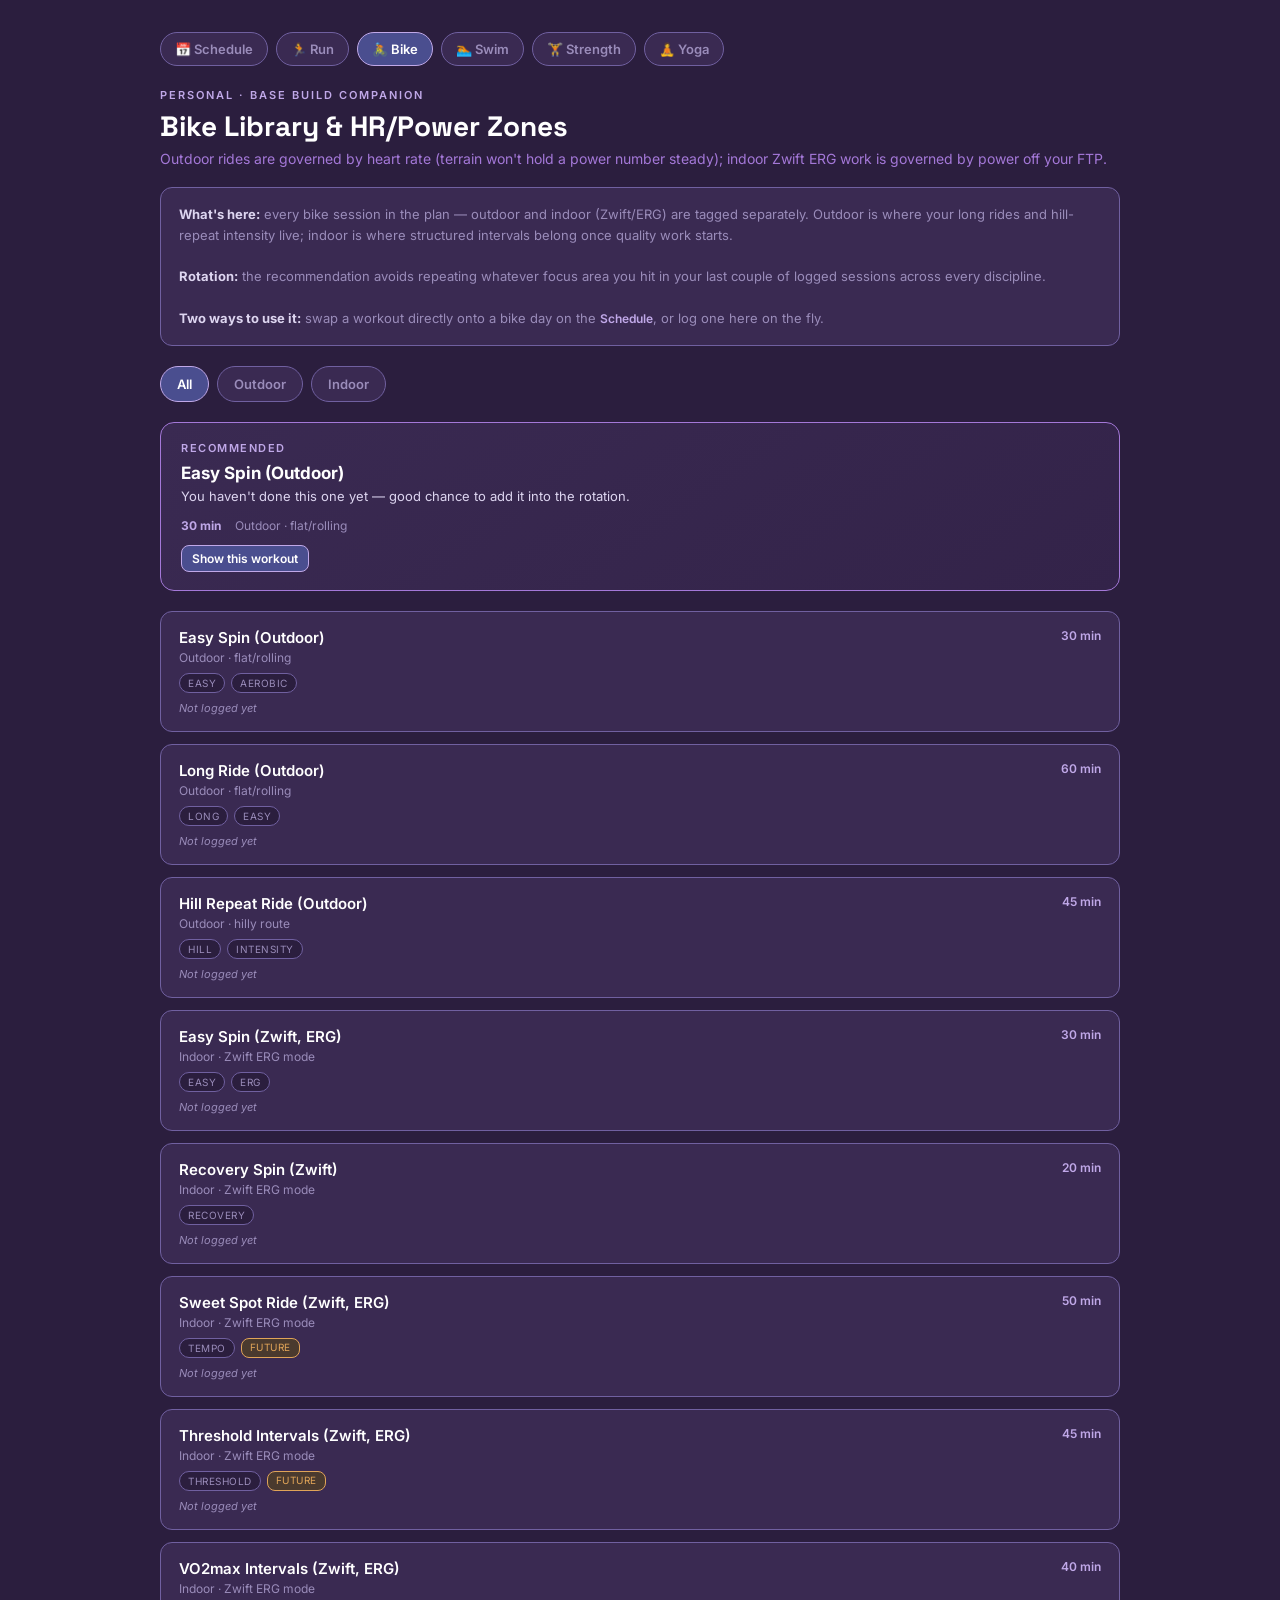
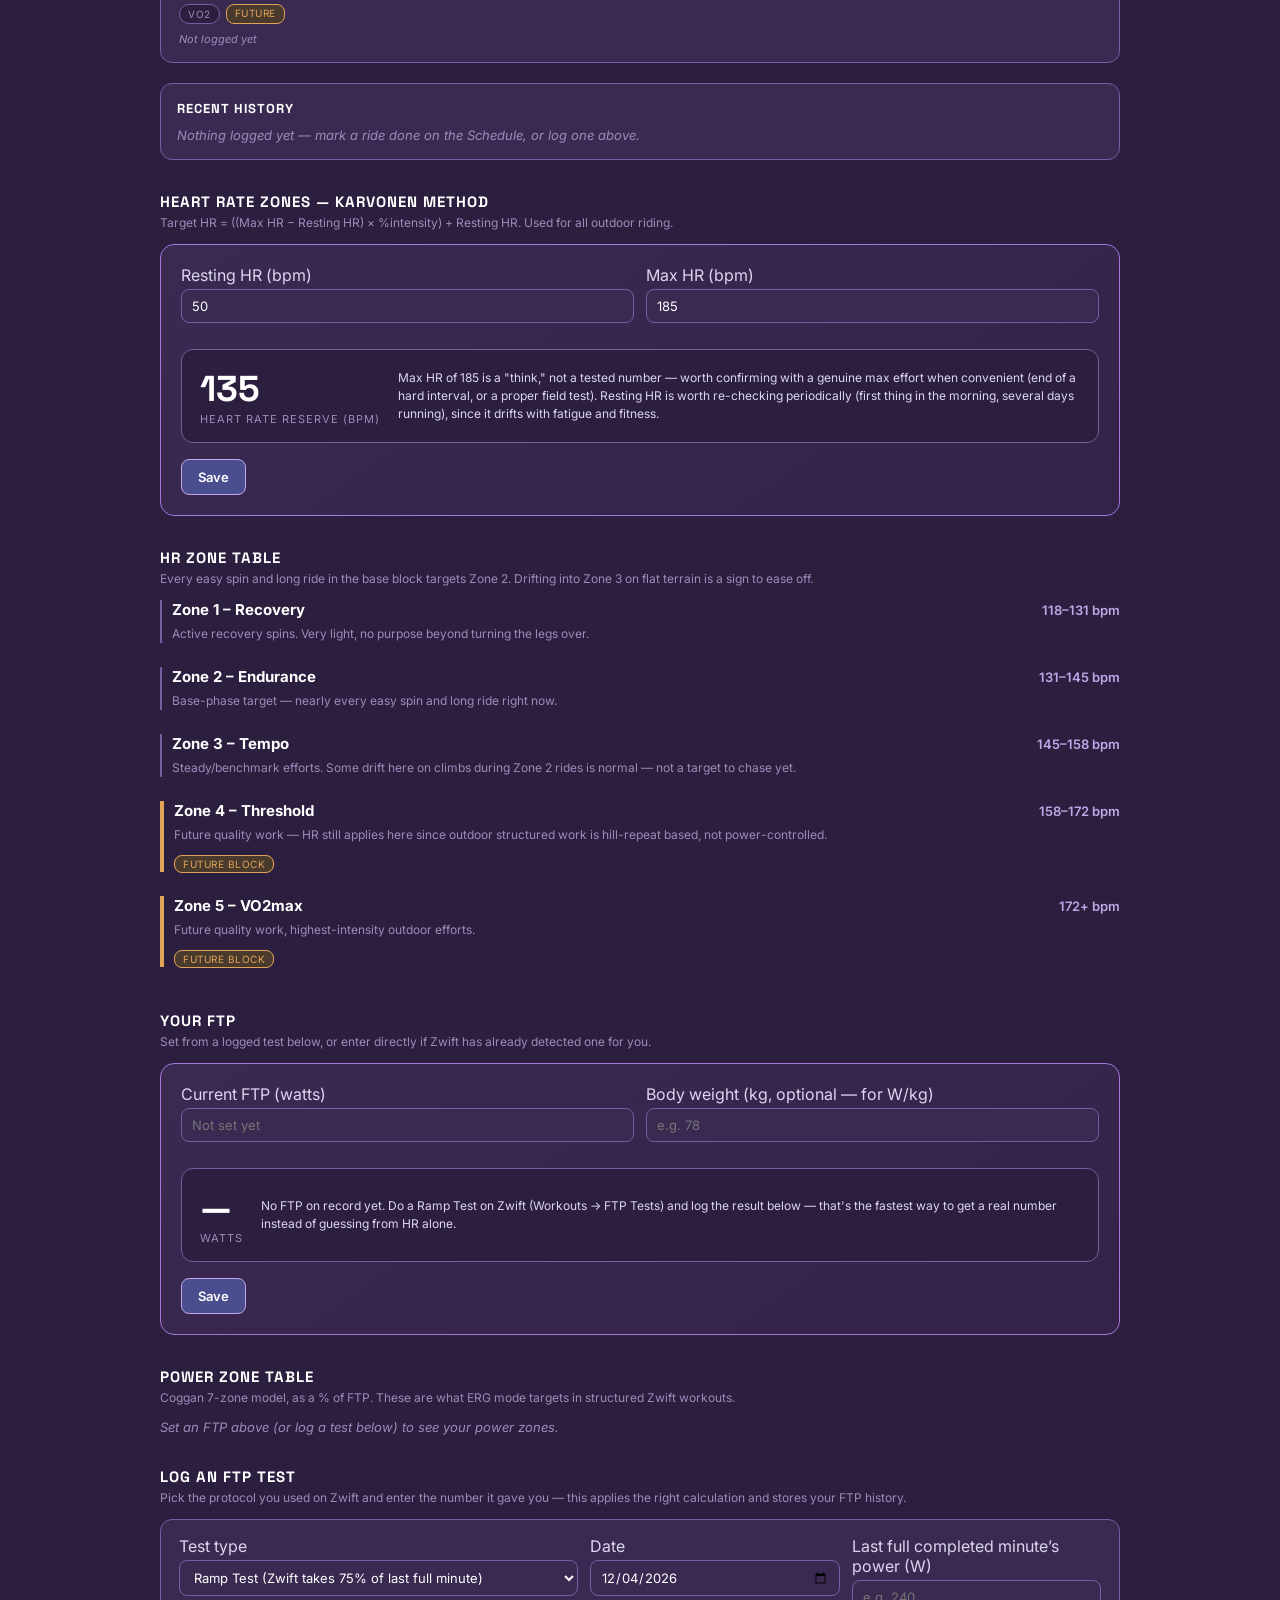
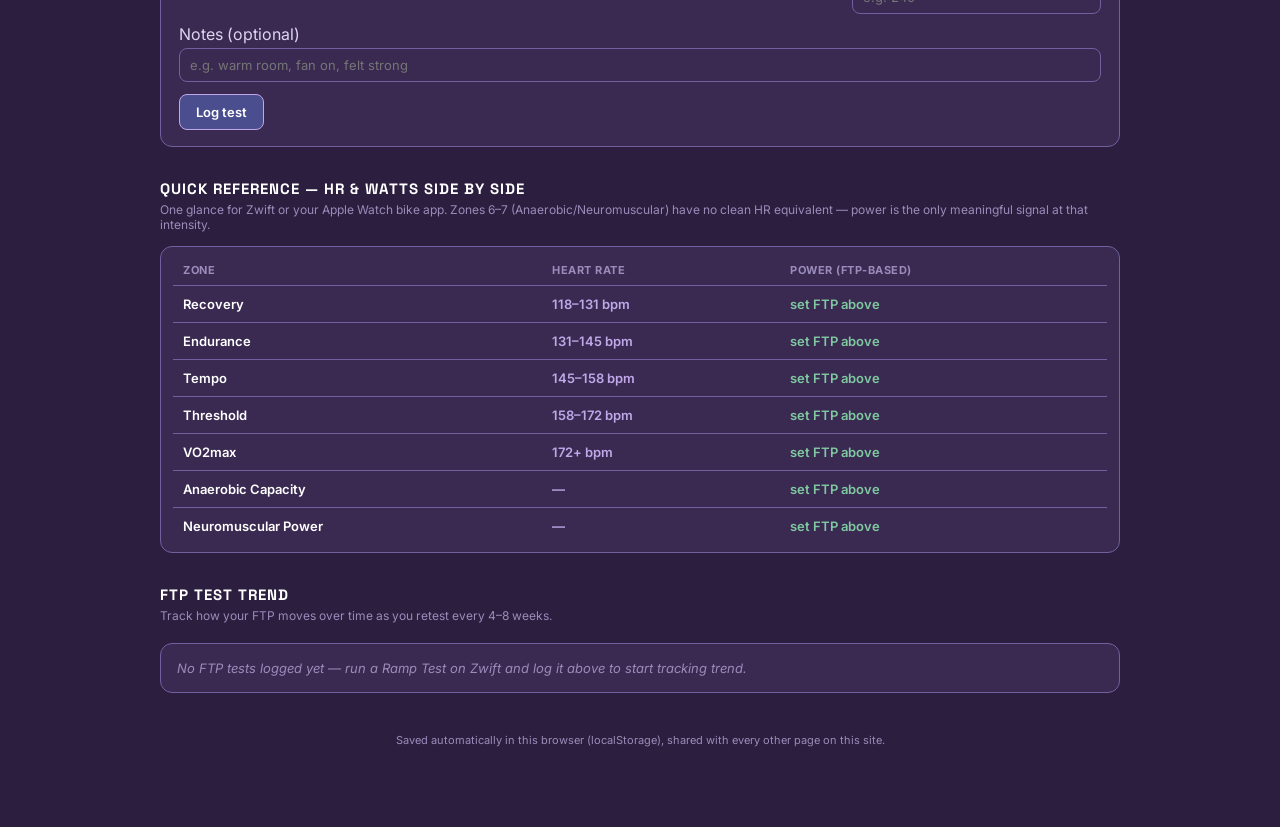
<file: pages/bike.html>
<!DOCTYPE html>
<html lang="en">
<head>
<meta charset="UTF-8">
<meta name="viewport" content="width=device-width, initial-scale=1.0">
<title>Bike Library & HR/Power Zones — Base Build</title>
<link rel="preconnect" href="https://fonts.googleapis.com">
<link href="https://fonts.googleapis.com/css2?family=Space+Grotesk:wght@400;500;600;700&family=Inter:wght@400;500;600&display=swap" rel="stylesheet">
<link rel="stylesheet" href="../shared/theme.css">
</head>
<body>
<div class="wrap">

  <nav class="tri-nav" id="triNav"></nav>

  <header>
    <div class="eyebrow">Personal · Base Build Companion</div>
    <h1>Bike Library & HR/Power Zones</h1>
    <p class="subline">Outdoor rides are governed by heart rate (terrain won't hold a power number steady); indoor Zwift ERG work is governed by power off your FTP.</p>
  </header>

  <div class="about" id="aboutBlock"></div>

  <div class="venue-filter-row" id="venueRow"></div>
  <div class="rec-card" id="recCard"></div>
  <div class="workout-grid" id="bikeGrid"></div>

  <div class="summary-card">
    <h3>Recent history</h3>
    <div id="historyList"></div>
  </div>

  <!-- ============ HR ZONES ============ -->
  <div class="section">
    <h2>Heart Rate Zones — Karvonen Method</h2>
    <div class="sub">Target HR = ((Max HR − Resting HR) × %intensity) + Resting HR. Used for all outdoor riding.</div>
    <div class="maf-card">
      <div class="grid2">
        <div class="field-row">
          <label>Resting HR (bpm)</label>
          <input type="number" id="in-resting" min="30" max="100">
        </div>
        <div class="field-row">
          <label>Max HR (bpm)</label>
          <input type="number" id="in-maxhr" min="120" max="230">
        </div>
      </div>
      <div class="maf-result">
        <div>
          <div class="maf-num" id="hrrNum">—</div>
          <div class="maf-lbl">Heart rate reserve (bpm)</div>
        </div>
        <div class="maf-formula" id="hrrFormula"></div>
      </div>
      <button id="saveHrBtn">Save</button>
    </div>
  </div>

  <div class="section">
    <h2>HR Zone Table</h2>
    <div class="sub">Every easy spin and long ride in the base block targets Zone 2. Drifting into Zone 3 on flat terrain is a sign to ease off.</div>
    <div class="zone-grid" id="hrZoneGrid"></div>
  </div>

  <!-- ============ FTP & POWER ZONES ============ -->
  <div class="section">
    <h2>Your FTP</h2>
    <div class="sub">Set from a logged test below, or enter directly if Zwift has already detected one for you.</div>
    <div class="maf-card">
      <div class="grid2">
        <div class="field-row">
          <label>Current FTP (watts)</label>
          <input type="number" id="in-ftp" min="50" max="600" placeholder="Not set yet">
        </div>
        <div class="field-row">
          <label>Body weight (kg, optional — for W/kg)</label>
          <input type="number" id="in-weight" min="30" max="200" step="0.1" placeholder="e.g. 78">
        </div>
      </div>
      <div class="maf-result">
        <div>
          <div class="maf-num" id="ftpNum">—</div>
          <div class="maf-lbl">Watts</div>
        </div>
        <div class="maf-formula" id="ftpFormula"></div>
      </div>
      <button id="saveFtpBtn">Save</button>
    </div>
  </div>

  <div class="section">
    <h2>Power Zone Table</h2>
    <div class="sub">Coggan 7-zone model, as a % of FTP. These are what ERG mode targets in structured Zwift workouts.</div>
    <div class="zone-grid" id="powerZoneGrid"></div>
  </div>

  <div class="section">
    <h2>Log an FTP Test</h2>
    <div class="sub">Pick the protocol you used on Zwift and enter the number it gave you — this applies the right calculation and stores your FTP history.</div>
    <div class="log-form">
      <div class="grid3">
        <div class="field-row">
          <label>Test type</label>
          <select id="entry-type">
            <option value="ramp">Ramp Test (Zwift takes 75% of last full minute)</option>
            <option value="ramp_lite">Ramp Test Lite (same 75% calc)</option>
            <option value="twenty_min">20-Minute Test (Zwift takes 95% of avg power)</option>
            <option value="manual">Manual / Zwift auto-detected (zFTP) — enter FTP directly</option>
          </select>
        </div>
        <div class="field-row">
          <label>Date</label>
          <input type="date" id="entry-date">
        </div>
        <div class="field-row" id="entry-power-row">
          <label id="entry-power-label">Last full minute power (W)</label>
          <input type="number" id="entry-power" min="50" max="1200" placeholder="e.g. 240">
        </div>
      </div>
      <div class="field-row">
        <label>Notes (optional)</label>
        <input type="text" id="entry-note" placeholder="e.g. warm room, fan on, felt strong">
      </div>
      <div class="maf-formula" id="entryPreview" style="margin-bottom:12px;"></div>
      <button id="logEntryBtn">Log test</button>
    </div>
  </div>

  <!-- ============ QUICK REFERENCE ============ -->
  <div class="section">
    <h2>Quick Reference — HR & Watts Side by Side</h2>
    <div class="sub">One glance for Zwift or your Apple Watch bike app. Zones 6–7 (Anaerobic/Neuromuscular) have no clean HR equivalent — power is the only meaningful signal at that intensity.</div>
    <div class="ref-wrap">
      <table class="ref-table" id="quickRefTable"></table>
    </div>
  </div>

  <div class="section">
    <h2>FTP Test Trend</h2>
    <div class="sub">Track how your FTP moves over time as you retest every 4–8 weeks.</div>
    <div class="summary-card" id="ftpTrendList"></div>
  </div>

  <div class="footer-note">Saved automatically in this browser (localStorage), shared with every other page on this site.</div>
</div>

<div class="toast" id="toast"></div>

<script src="../shared/storage.js"></script>
<script src="../data/strength-library.js"></script>
<script src="../data/run-library.js"></script>
<script src="../data/bike-library.js"></script>
<script src="../data/swim-library.js"></script>
<script src="../data/yoga-library.js"></script>
<script src="../data/zones.js"></script>
<script src="../shared/nav.js"></script>
<script>
const DISCIPLINE_LIB = {run:RUN_LIBRARY, bike:BIKE_LIBRARY, swim:SWIM_LIBRARY, yoga:YOGA_LIBRARY};

let state = null;
let openCardId = null;
let highlightId = null;
let bikeVenue = 'all';

function saveState(){
  if(!triSaveState(state)) showToast('Save failed — try again');
}
function showToast(msg){
  const t = document.getElementById('toast');
  t.textContent = msg;
  t.classList.add('show');
  setTimeout(()=>t.classList.remove('show'), 2200);
}

/* ---------- SHARED ROTATION HELPERS ---------- */
function findLibraryWorkout(id){
  for(const cat of Object.keys(LIBRARY)){
    const found = LIBRARY[cat].find(x=>x.id===id);
    if(found) return {category:cat, discipline:'strength', workout:found};
  }
  for(const disc of Object.keys(DISCIPLINE_LIB)){
    const found = DISCIPLINE_LIB[disc].find(x=>x.id===id);
    if(found) return {category:null, discipline:disc, workout:found};
  }
  return null;
}
function daysSince(iso){
  if(!iso) return Infinity;
  const then = new Date(iso);
  const now = new Date();
  return Math.floor((now - then) / (1000*60*60*24));
}
function lastDoneFor(id){
  const entries = state.history.filter(h=>h.id===id);
  if(!entries.length) return null;
  return entries.reduce((a,b)=> new Date(a.date) > new Date(b.date) ? a : b);
}
function recentFocusTags(n=2){
  const recent = [...state.history].sort((a,b)=>new Date(b.date)-new Date(a.date)).slice(0,n);
  const tags = new Set();
  recent.forEach(h=>{
    const found = findLibraryWorkout(h.id);
    if(found) found.workout.focus.forEach(t=>tags.add(t));
  });
  return tags;
}
function recommend(list){
  const avoidTags = recentFocusTags(2);
  let best = null, bestScore = -Infinity;
  list.forEach(x=>{
    const last = lastDoneFor(x.id);
    const gap = last ? daysSince(last.date) : 999;
    let overlap = x.focus.filter(t=>avoidTags.has(t)).length;
    const score = gap - (overlap * 4);
    if(score > bestScore){ bestScore = score; best = x; }
  });
  return best;
}
function recommendReason(x){
  const last = lastDoneFor(x.id);
  if(!last) return `You haven't done this one yet — good chance to add it into the rotation.`;
  const gap = daysSince(last.date);
  const avoidTags = recentFocusTags(2);
  const overlap = x.focus.filter(t=>avoidTags.has(t));
  if(overlap.length === 0 && gap >= 7){
    return `It's been ${gap} day${gap===1?'':'s'} since this one, and it doesn't repeat what you did most recently — good variety pick.`;
  }
  if(gap >= 7) return `It's been ${gap} day${gap===1?'':'s'} since you did this one — due for a repeat.`;
  return `Least recently used option in this view (${gap} day${gap===1?'':'s'} ago) that still fits.`;
}

/* ---------- BIKE LIBRARY GRID ---------- */
function currentBikeList(){
  return bikeVenue==='all' ? BIKE_LIBRARY : BIKE_LIBRARY.filter(x=>x.venue===bikeVenue);
}
function renderAbout(){
  document.getElementById('aboutBlock').innerHTML =
    `<b>What's here:</b> every bike session in the plan — outdoor and indoor (Zwift/ERG) are tagged separately. Outdoor is where your long rides and hill-repeat intensity live; indoor is where structured intervals belong once quality work starts.<br><br><b>Rotation:</b> the recommendation avoids repeating whatever focus area you hit in your last couple of logged sessions across every discipline.<br><br><b>Two ways to use it:</b> swap a workout directly onto a bike day on the <a href="../index.html" class="lib-link">Schedule</a>, or log one here on the fly.`;
}
function renderVenueRow(){
  const el = document.getElementById('venueRow');
  el.innerHTML = '';
  BIKE_VENUE_OPTIONS.forEach(([id,label])=>{
    const btn = document.createElement('div');
    btn.className = 'lib-tab'+(id===bikeVenue?' active':'');
    btn.textContent = label;
    btn.onclick = ()=>{ bikeVenue = id; openCardId = null; render(); };
    el.appendChild(btn);
  });
}
function renderRecommendation(){
  const list = currentBikeList();
  const el = document.getElementById('recCard');
  if(!list.length){ el.innerHTML=''; return; }
  const pick = recommend(list);
  const reason = recommendReason(pick);
  el.innerHTML = `
    <div class="rec-eyebrow">Recommended</div>
    <div class="rec-title">${pick.title}</div>
    <div class="rec-why">${reason}</div>
    <div class="rec-meta"><span><b>${pick.duration} min</b></span><span>${pick.equipment}</span></div>
    <button class="small" id="jump-${pick.id}">Show this workout</button>
  `;
  document.getElementById(`jump-${pick.id}`).onclick = ()=>{
    openCardId = pick.id;
    render();
    document.getElementById('libcard-'+pick.id)?.scrollIntoView({behavior:'smooth', block:'center'});
  };
}
function renderGrid(){
  const el = document.getElementById('bikeGrid');
  el.innerHTML = '';
  currentBikeList().forEach(x=>{
    const last = lastDoneFor(x.id);
    const card = document.createElement('div');
    card.className = 'wcard'+(openCardId===x.id?' open':'')+(highlightId===x.id?' highlight':'');
    card.id = 'libcard-'+x.id;
    card.innerHTML = `
      <div class="wcard-top">
        <div>
          <div class="wcard-title">${x.title}</div>
          <div class="wcard-meta">${x.equipment}</div>
        </div>
        <div class="wcard-dur">${x.duration} min</div>
      </div>
      <div class="tag-row">${x.focus.map(t=>`<span class="${t==='future'?'tag-future':'tag'}">${t}</span>`).join('')}</div>
      <div class="last-done">${last ? 'Last done '+daysSince(last.date)+' day'+(daysSince(last.date)===1?'':'s')+' ago'+(last.rpe?' · RPE '+last.rpe:'') : 'Not logged yet'}</div>
      <div class="wcard-detail">
        <div class="blurb">${x.blurb}</div>
        <div class="ex-list">
          ${x.exercises.map(e=>`<div class="ex-row"><span>${e.name}</span><span>${e.v}</span></div>`).join('')}
        </div>
        <div class="card-controls">
          <button class="small logBtn" data-id="${x.id}">Log this as done today</button>
          <div class="rpe-row">RPE <select class="rpeSelect" data-id="${x.id}">
            <option value="">–</option>
            ${[1,2,3,4,5].map(v=>`<option value="${v}">${v}</option>`).join('')}
          </select></div>
        </div>
        <textarea placeholder="Optional note" class="noteInput" data-id="${x.id}"></textarea>
      </div>
    `;
    card.querySelector('.wcard-top').onclick = ()=>{
      openCardId = openCardId===x.id ? null : x.id;
      render();
    };
    el.appendChild(card);
  });

  el.querySelectorAll('.logBtn').forEach(btn=>{
    btn.onclick = (e)=>{
      e.stopPropagation();
      const id = btn.dataset.id;
      const found = findLibraryWorkout(id);
      const rpeSel = el.querySelector(`.rpeSelect[data-id="${id}"]`);
      const noteInput = el.querySelector(`.noteInput[data-id="${id}"]`);
      state.history.push({
        id,
        date: new Date().toISOString(),
        rpe: rpeSel.value || null,
        note: noteInput.value || '',
      });
      saveState();
      showToast(`Logged: ${found.workout.title}`);
      render();
    };
  });
}
function renderHistoryList(){
  const el = document.getElementById('historyList');
  const relevant = state.history.filter(h=>{
    const f = findLibraryWorkout(h.id);
    return f && f.discipline === 'bike';
  });
  if(!relevant.length){
    el.innerHTML = '<div class="empty">Nothing logged yet — mark a ride done on the Schedule, or log one above.</div>';
    return;
  }
  const recent = [...relevant].sort((a,b)=>new Date(b.date)-new Date(a.date)).slice(0,10);
  el.innerHTML = recent.map(h=>{
    const f = findLibraryWorkout(h.id);
    const title = f ? f.workout.title : h.id;
    const d = new Date(h.date);
    const dateLbl = d.toLocaleDateString('en-US',{month:'short',day:'numeric'});
    return `<div class="history-item">
      <div class="meta">${dateLbl}${h.planWorkoutId ? ' · via weekly plan' : ' · logged directly'}</div>
      <div style="font-size:13px;">${title}${h.rpe?' · RPE '+h.rpe:''}${h.note?' — '+h.note:''}</div>
    </div>`;
  }).join('');
}

/* ---------- HR ZONES (KARVONEN) ---------- */
function hrZoneDefs(resting, max){
  const hrr = max - resting;
  const at = pct => Math.round(resting + hrr*pct);
  return [
    {id:'recovery', label:'Zone 1 – Recovery', low: at(0.50), high: at(0.60),
      note:'Active recovery spins. Very light, no purpose beyond turning the legs over.'},
    {id:'endurance', label:'Zone 2 – Endurance', low: at(0.60), high: at(0.70),
      note:'Base-phase target — nearly every easy spin and long ride right now.'},
    {id:'tempo', label:'Zone 3 – Tempo', low: at(0.70), high: at(0.80),
      note:'Steady/benchmark efforts. Some drift here on climbs during Zone 2 rides is normal — not a target to chase yet.'},
    {id:'threshold', label:'Zone 4 – Threshold', low: at(0.80), high: at(0.90), future:true,
      note:'Future quality work — HR still applies here since outdoor structured work is hill-repeat based, not power-controlled.'},
    {id:'vo2max', label:'Zone 5 – VO2max', low: at(0.90), high: null, future:true,
      note:'Future quality work, highest-intensity outdoor efforts.'},
  ];
}
function renderHrInputs(){
  document.getElementById('in-resting').value = state.bikeZones.restingHR;
  document.getElementById('in-maxhr').value = state.bikeZones.maxHR;
}
function renderHrResult(){
  const hrr = state.bikeZones.maxHR - state.bikeZones.restingHR;
  document.getElementById('hrrNum').textContent = hrr;
  document.getElementById('hrrFormula').textContent = BIKE_HR_DEFAULTS.note;
}
function renderHrZones(){
  const zones = hrZoneDefs(state.bikeZones.restingHR, state.bikeZones.maxHR);
  const el = document.getElementById('hrZoneGrid');
  el.innerHTML = '';
  zones.forEach(z=>{
    const card = document.createElement('div');
    card.className = 'zone-card'+(z.future?' future':'');
    card.innerHTML = `
      <div class="zone-top">
        <div class="zone-title">${z.label}</div>
        <div class="zone-hr">${z.high==null ? z.low+'+ bpm' : z.low+'–'+z.high+' bpm'}</div>
      </div>
      <div class="zone-note">${z.note}</div>
      ${z.future ? `<div style="margin-top:8px;"><span class="tag-future">future block</span></div>` : ''}
    `;
    el.appendChild(card);
  });
}

/* ---------- FTP & POWER ZONES (COGGAN) ---------- */
function powerZoneDefs(ftp){
  if(!ftp) return null;
  const at = pct => Math.round(ftp*pct);
  return [
    {id:'active_recovery', label:'Zone 1 – Active Recovery', low: 0, high: at(0.55),
      note:'Very light spinning, well below any training stimulus.'},
    {id:'endurance', label:'Zone 2 – Endurance', low: at(0.55)+1, high: at(0.75),
      note:'ERG-mode easy spins and recovery rides live here.'},
    {id:'tempo', label:'Zone 3 – Tempo', low: at(0.76), high: at(0.90),
      note:'Sweet spot work sits at the top of this range and into Zone 4 — future block.', future:true},
    {id:'threshold', label:'Zone 4 – Threshold', low: at(0.91), high: at(1.05), future:true,
      note:'Threshold interval sessions on Zwift — future block, once FTP is confirmed by a real test.'},
    {id:'vo2max', label:'Zone 5 – VO2max', low: at(1.06), high: at(1.20), future:true,
      note:'VO2max interval sessions on Zwift — future block.'},
    {id:'anaerobic', label:'Zone 6 – Anaerobic Capacity', low: at(1.21), high: at(1.50), future:true,
      note:'Short, very hard repeats. Not relevant to base or early quality phase work.'},
    {id:'neuromuscular', label:'Zone 7 – Neuromuscular Power', low: at(1.51), high: null, future:true,
      note:'Sprint-duration efforts only. Power-only zone — HR lags too far behind to mean anything here.'},
  ];
}
function renderFtpInputs(){
  document.getElementById('in-ftp').value = state.bikeZones.ftp ?? '';
  document.getElementById('in-weight').value = state.bikeZones.bodyWeightKg ?? '';
}
function renderFtpResult(){
  document.getElementById('ftpNum').textContent = state.bikeZones.ftp ? state.bikeZones.ftp : '—';
  if(!state.bikeZones.ftp){
    document.getElementById('ftpFormula').innerHTML =
      `No FTP on record yet. Do a Ramp Test on Zwift (Workouts → FTP Tests) and log the result below — that's the fastest way to get a real number instead of guessing from HR alone.`;
  } else {
    const wkg = state.bikeZones.bodyWeightKg ? (state.bikeZones.ftp/state.bikeZones.bodyWeightKg).toFixed(2) : null;
    document.getElementById('ftpFormula').innerHTML =
      `<b style="color:var(--white)">${state.bikeZones.ftp}W</b>${wkg ? ` · ${wkg} W/kg` : ' · add body weight above for W/kg'}`;
  }
}
function renderPowerZones(){
  const el = document.getElementById('powerZoneGrid');
  const zones = powerZoneDefs(state.bikeZones.ftp);
  if(!zones){
    el.innerHTML = '<div class="empty">Set an FTP above (or log a test below) to see your power zones.</div>';
    return;
  }
  el.innerHTML = '';
  zones.forEach(z=>{
    const card = document.createElement('div');
    card.className = 'zone-card'+(z.future?' future':'');
    card.innerHTML = `
      <div class="zone-top">
        <div class="zone-title">${z.label}</div>
        <div class="zone-hr">${z.high==null ? z.low+'W+' : z.low+'–'+z.high+'W'}</div>
      </div>
      <div class="zone-note">${z.note}</div>
      ${z.future ? `<div style="margin-top:8px;"><span class="tag-future">future block</span></div>` : ''}
    `;
    el.appendChild(card);
  });
}

/* ---------- QUICK REFERENCE ---------- */
function renderQuickRef(){
  const hrZones = hrZoneDefs(state.bikeZones.restingHR, state.bikeZones.maxHR);
  const powerZones = powerZoneDefs(state.bikeZones.ftp);
  const el = document.getElementById('quickRefTable');
  const rows = [
    ['Recovery', hrZones[0], powerZones ? powerZones[0] : null],
    ['Endurance', hrZones[1], powerZones ? powerZones[1] : null],
    ['Tempo', hrZones[2], powerZones ? powerZones[2] : null],
    ['Threshold', hrZones[3], powerZones ? powerZones[3] : null],
    ['VO2max', hrZones[4], powerZones ? powerZones[4] : null],
    ['Anaerobic Capacity', null, powerZones ? powerZones[5] : null],
    ['Neuromuscular Power', null, powerZones ? powerZones[6] : null],
  ];
  let html = `<tr><th>Zone</th><th>Heart Rate</th><th>Power (FTP-based)</th></tr>`;
  rows.forEach(([name, hr, pw])=>{
    const hrText = hr ? (hr.high==null ? hr.low+'+ bpm' : hr.low+'–'+hr.high+' bpm') : '—';
    const pwText = pw ? (pw.high==null ? pw.low+'W+' : pw.low+'–'+pw.high+'W') : (powerZones ? '—' : 'set FTP above');
    html += `<tr><td class="zname">${name}</td><td class="zhr">${hrText}</td><td class="zwatt">${pwText}</td></tr>`;
  });
  el.innerHTML = html;
}

/* ---------- LOG FORM ---------- */
function updateEntryLabel(){
  const type = document.getElementById('entry-type').value;
  const label = document.getElementById('entry-power-label');
  if(type==='twenty_min'){
    label.textContent = 'Average power over the 20-min test (W)';
  } else if(type==='manual'){
    label.textContent = 'FTP (W) — enter directly';
  } else {
    label.textContent = 'Last full completed minute’s power (W)';
  }
  updateEntryPreview();
}
function computeFtpFromEntry(type, raw){
  if(!raw) return null;
  if(type==='twenty_min') return Math.round(raw*0.95);
  if(type==='manual') return Math.round(raw);
  return Math.round(raw*0.75); // ramp + ramp_lite
}
function updateEntryPreview(){
  const type = document.getElementById('entry-type').value;
  const raw = Number(document.getElementById('entry-power').value);
  const el = document.getElementById('entryPreview');
  if(!raw){ el.textContent = ''; return; }
  const ftp = computeFtpFromEntry(type, raw);
  if(type==='manual'){
    el.innerHTML = `Will set FTP to <b style="color:var(--white)">${ftp}W</b> directly.`;
  } else {
    const pct = type==='twenty_min' ? '95%' : '75%';
    el.innerHTML = `${pct} of ${raw}W = <b style="color:var(--white)">${ftp}W</b> FTP`;
  }
}
function renderLogForm(){
  if(!document.getElementById('entry-date').value){
    document.getElementById('entry-date').value = new Date().toISOString().slice(0,10);
  }
  updateEntryLabel();
}

/* ---------- FTP TREND ---------- */
function renderFtpTrend(){
  const el = document.getElementById('ftpTrendList');
  const tests = [...state.bikeZones.ftpTests].sort((a,b)=>new Date(a.date)-new Date(b.date));
  if(!tests.length){
    el.innerHTML = '<div class="empty">No FTP tests logged yet — run a Ramp Test on Zwift and log it above to start tracking trend.</div>';
    return;
  }
  const typeLabel = {ramp:'Ramp Test', ramp_lite:'Ramp Test Lite', twenty_min:'20-Minute Test', manual:'Manual/zFTP'};
  let html = '';
  tests.forEach((t,i)=>{
    let deltaHtml = '';
    if(i>0){
      const delta = t.computedFtp - tests[i-1].computedFtp;
      if(delta > 0) deltaHtml = `<span class="delta-up">▲ +${delta}W</span>`;
      else if(delta < 0) deltaHtml = `<span class="delta-down">▼ ${delta}W</span>`;
      else deltaHtml = 'no change';
    }
    const d = new Date(t.date).toLocaleDateString('en-US',{month:'short',day:'numeric',year:'numeric'});
    html += `<div class="hist-item ftp-test">
      <span class="l">${d} — ${t.computedFtp}W (${typeLabel[t.type]})${t.note?' — '+t.note:''}</span>
      <span class="r">${deltaHtml}</span>
    </div>`;
  });
  el.innerHTML = html;
}

function render(){
  renderAbout();
  renderVenueRow();
  renderRecommendation();
  renderGrid();
  renderHistoryList();
  renderHrInputs();
  renderHrResult();
  renderHrZones();
  renderFtpInputs();
  renderFtpResult();
  renderPowerZones();
  renderQuickRef();
  renderLogForm();
  renderFtpTrend();
}

/* ---------- EVENTS ---------- */
document.getElementById('saveHrBtn').onclick = ()=>{
  state.bikeZones.restingHR = Number(document.getElementById('in-resting').value) || state.bikeZones.restingHR;
  state.bikeZones.maxHR = Number(document.getElementById('in-maxhr').value) || state.bikeZones.maxHR;
  saveState();
  render();
  showToast('HR zones saved');
};
document.getElementById('saveFtpBtn').onclick = ()=>{
  const ftpVal = document.getElementById('in-ftp').value;
  state.bikeZones.ftp = ftpVal ? Number(ftpVal) : null;
  const wVal = document.getElementById('in-weight').value;
  state.bikeZones.bodyWeightKg = wVal ? Number(wVal) : null;
  saveState();
  render();
  showToast('FTP saved');
};
document.getElementById('entry-type').onchange = updateEntryLabel;
document.getElementById('entry-power').oninput = updateEntryPreview;
document.getElementById('logEntryBtn').onclick = ()=>{
  const type = document.getElementById('entry-type').value;
  const date = document.getElementById('entry-date').value || new Date().toISOString().slice(0,10);
  const raw = Number(document.getElementById('entry-power').value);
  const note = document.getElementById('entry-note').value;

  if(!raw){
    showToast('Enter a power number to log this test');
    return;
  }
  const computedFtp = computeFtpFromEntry(type, raw);

  state.bikeZones.ftpTests.push({
    id: 'ftp'+Date.now(),
    date, type, rawInput: raw, computedFtp, note,
  });
  state.bikeZones.ftp = computedFtp; // most recent test becomes current FTP
  saveState();

  document.getElementById('entry-power').value = '';
  document.getElementById('entry-note').value = '';

  render();
  showToast(`FTP updated to ${computedFtp}W`);
};

/* ---------- INIT ---------- */
(function init(){
  renderTriNav('bike', '../');
  state = triLoadState();
  const params = new URLSearchParams(location.search);
  highlightId = params.get('highlight');
  if(highlightId){
    const found = BIKE_LIBRARY.find(x=>x.id===highlightId);
    if(found){ bikeVenue = 'all'; openCardId = highlightId; }
  }
  render();
  if(highlightId){
    document.getElementById('libcard-'+highlightId)?.scrollIntoView({behavior:'smooth', block:'center'});
  }
})();
</script>
</body>
</html>
</file>
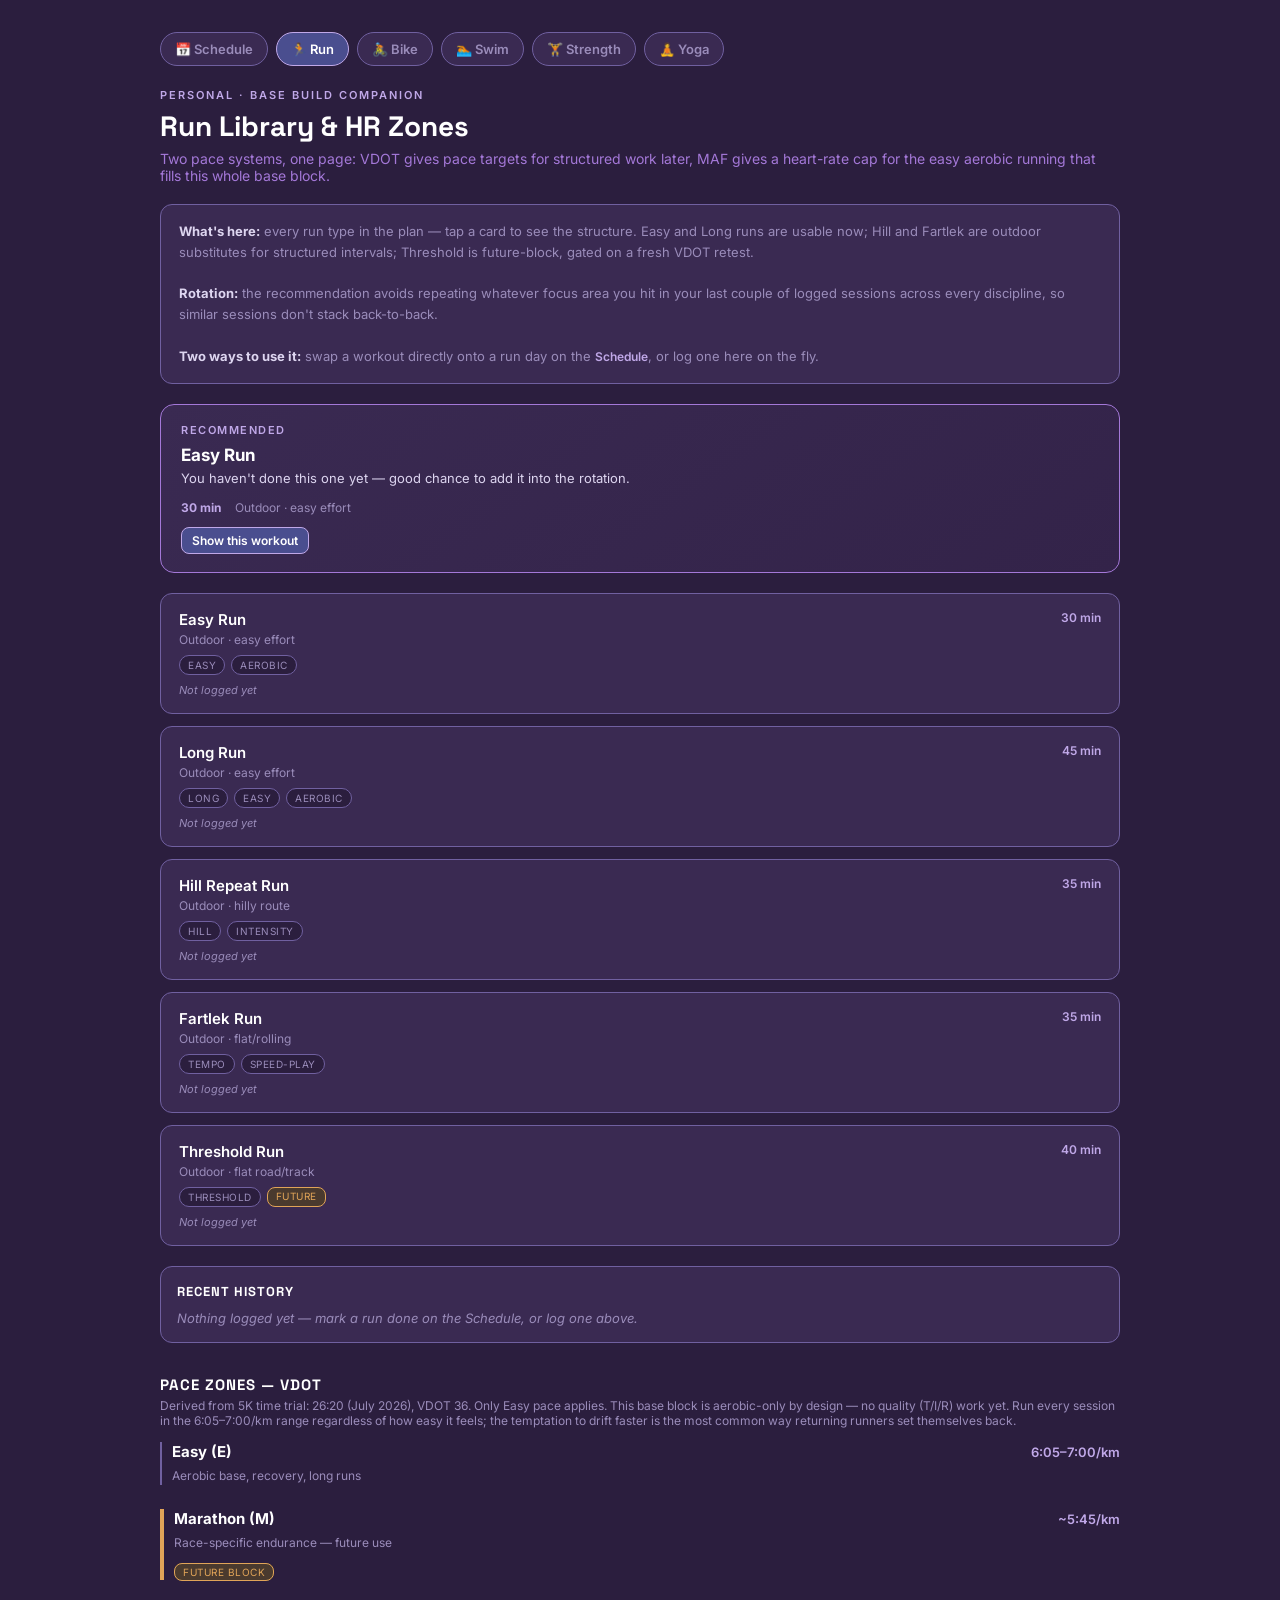
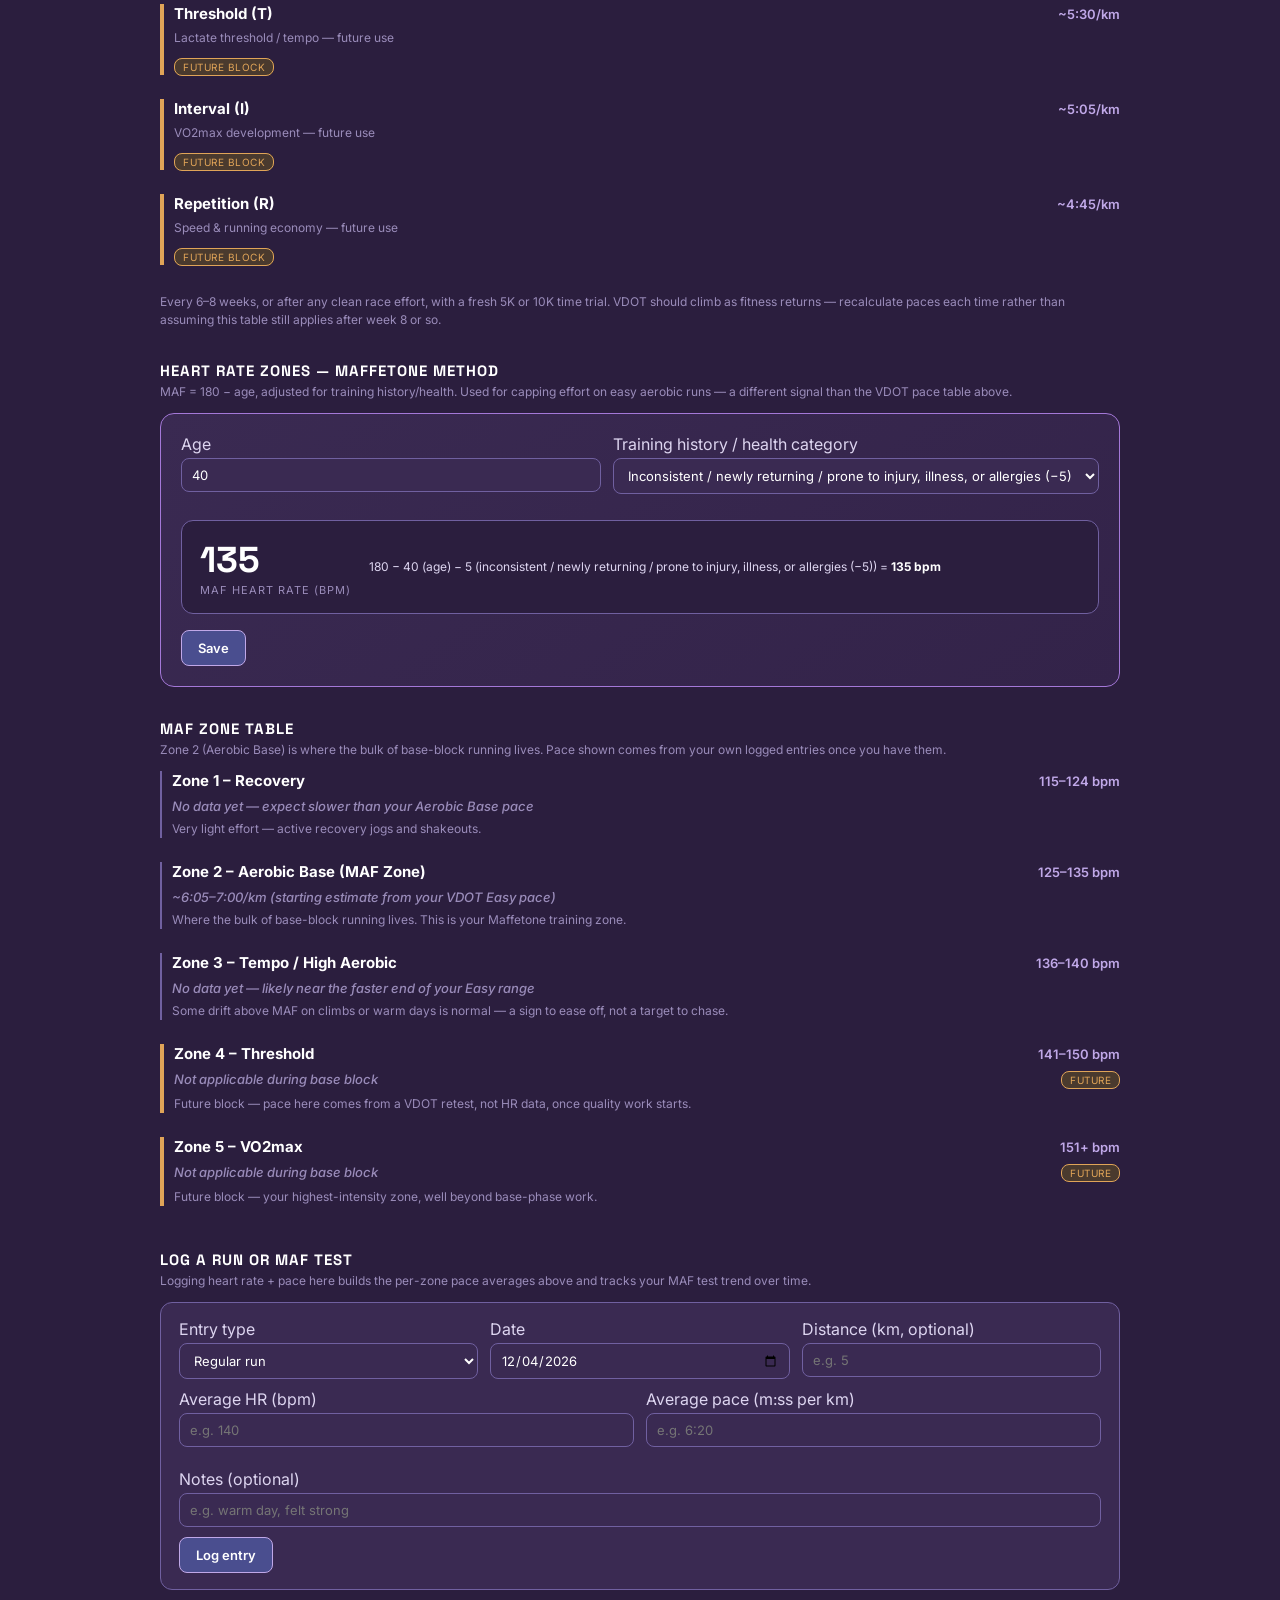
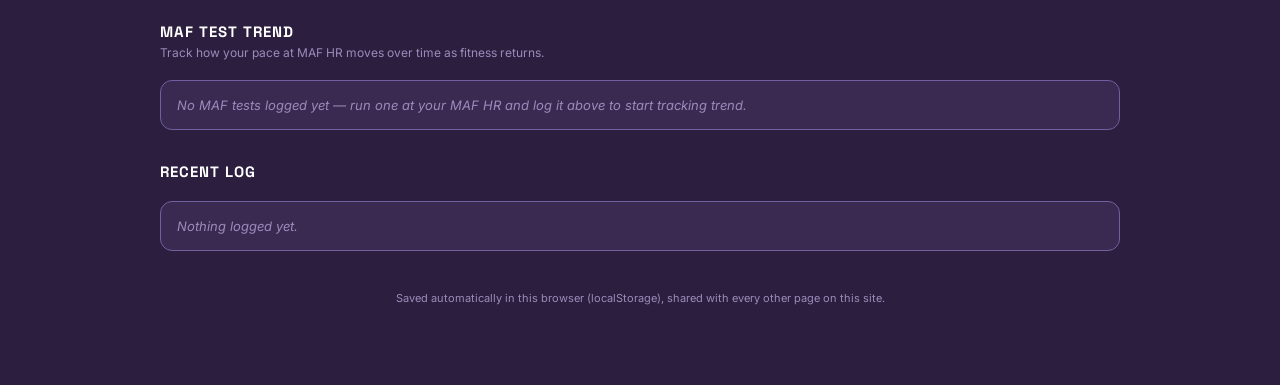
<file: pages/run.html>
<!DOCTYPE html>
<html lang="en">
<head>
<meta charset="UTF-8">
<meta name="viewport" content="width=device-width, initial-scale=1.0">
<title>Run Library & HR Zones — Base Build</title>
<link rel="preconnect" href="https://fonts.googleapis.com">
<link href="https://fonts.googleapis.com/css2?family=Space+Grotesk:wght@400;500;600;700&family=Inter:wght@400;500;600&display=swap" rel="stylesheet">
<link rel="stylesheet" href="../shared/theme.css">
</head>
<body>
<div class="wrap">

  <nav class="tri-nav" id="triNav"></nav>

  <header>
    <div class="eyebrow">Personal · Base Build Companion</div>
    <h1>Run Library & HR Zones</h1>
    <p class="subline">Two pace systems, one page: VDOT gives pace targets for structured work later, MAF gives a heart-rate cap for the easy aerobic running that fills this whole base block.</p>
  </header>

  <div class="about" id="aboutBlock"></div>

  <div class="rec-card" id="recCard"></div>
  <div class="workout-grid" id="runGrid"></div>

  <div class="summary-card">
    <h3>Recent history</h3>
    <div id="historyList"></div>
  </div>

  <!-- ============ VDOT PACE ZONES ============ -->
  <div class="section">
    <h2>Pace Zones — VDOT</h2>
    <div class="sub" id="vdotSub"></div>
    <div class="zone-grid" id="vdotZoneGrid"></div>
  </div>

  <!-- ============ MAF HEART RATE ZONES ============ -->
  <div class="section">
    <h2>Heart Rate Zones — Maffetone Method</h2>
    <div class="sub">MAF = 180 − age, adjusted for training history/health. Used for capping effort on easy aerobic runs — a different signal than the VDOT pace table above.</div>
    <div class="maf-card">
      <div class="grid2">
        <div class="field-row">
          <label>Age</label>
          <input type="number" id="in-age" min="10" max="100">
        </div>
        <div class="field-row">
          <label>Training history / health category</label>
          <select id="in-category">
            <option value="issues">Recovering from illness/injury/surgery or on regular medication (−10)</option>
            <option value="inconsistent">Inconsistent / newly returning / prone to injury, illness, or allergies (−5)</option>
            <option value="consistent">Training consistently up to 2 years, no issues (no adjustment)</option>
            <option value="advanced">Training consistently 2+ years, no issues, still improving (+5)</option>
          </select>
        </div>
      </div>
      <div class="maf-result">
        <div>
          <div class="maf-num" id="mafNum">—</div>
          <div class="maf-lbl">MAF heart rate (bpm)</div>
        </div>
        <div class="maf-formula" id="mafFormula"></div>
      </div>
      <button id="saveMafBtn">Save</button>
    </div>
  </div>

  <div class="section">
    <h2>MAF Zone Table</h2>
    <div class="sub">Zone 2 (Aerobic Base) is where the bulk of base-block running lives. Pace shown comes from your own logged entries once you have them.</div>
    <div class="zone-grid" id="mafZoneGrid"></div>
    <div id="insightBlock"></div>
  </div>

  <div class="section">
    <h2>Log a Run or MAF Test</h2>
    <div class="sub">Logging heart rate + pace here builds the per-zone pace averages above and tracks your MAF test trend over time.</div>
    <div class="log-form">
      <div class="grid3">
        <div class="field-row">
          <label>Entry type</label>
          <select id="entry-type">
            <option value="run">Regular run</option>
            <option value="maf_test">MAF Test (run at exactly your MAF HR)</option>
          </select>
        </div>
        <div class="field-row">
          <label>Date</label>
          <input type="date" id="entry-date">
        </div>
        <div class="field-row">
          <label>Distance (km, optional)</label>
          <input type="number" id="entry-dist" min="0" step="0.1" placeholder="e.g. 5">
        </div>
      </div>
      <div class="grid2">
        <div class="field-row">
          <label>Average HR (bpm)</label>
          <input type="number" id="entry-hr" min="60" max="230" placeholder="e.g. 140">
        </div>
        <div class="field-row">
          <label>Average pace (m:ss per km)</label>
          <input type="text" id="entry-pace" placeholder="e.g. 6:20">
        </div>
      </div>
      <div class="field-row">
        <label>Notes (optional)</label>
        <input type="text" id="entry-note" placeholder="e.g. warm day, felt strong">
      </div>
      <button id="logEntryBtn">Log entry</button>
    </div>
  </div>

  <div class="section">
    <h2>MAF Test Trend</h2>
    <div class="sub">Track how your pace at MAF HR moves over time as fitness returns.</div>
    <div class="summary-card" id="mafTrendList"></div>
  </div>

  <div class="section">
    <h2>Recent Log</h2>
    <div class="summary-card" id="recentLogList"></div>
  </div>

  <div class="footer-note">Saved automatically in this browser (localStorage), shared with every other page on this site.</div>
</div>

<div class="toast" id="toast"></div>

<script src="../shared/storage.js"></script>
<script src="../data/strength-library.js"></script>
<script src="../data/run-library.js"></script>
<script src="../data/bike-library.js"></script>
<script src="../data/swim-library.js"></script>
<script src="../data/yoga-library.js"></script>
<script src="../data/zones.js"></script>
<script src="../shared/nav.js"></script>
<script>
const DISCIPLINE_LIB = {run:RUN_LIBRARY, bike:BIKE_LIBRARY, swim:SWIM_LIBRARY, yoga:YOGA_LIBRARY};
const CATEGORY_LABEL = {
  issues: 'recovering from illness/injury/surgery or on regular medication (−10)',
  inconsistent: 'inconsistent / newly returning / prone to injury, illness, or allergies (−5)',
  consistent: 'training consistently up to 2 years, no issues (no adjustment)',
  advanced: 'training consistently 2+ years, no issues, still improving (+5)',
};
const CATEGORY_ADJ = { issues:-10, inconsistent:-5, consistent:0, advanced:5 };

let state = null;
let openCardId = null;
let highlightId = null;

function saveState(){
  if(!triSaveState(state)) showToast('Save failed — try again');
}
function showToast(msg){
  const t = document.getElementById('toast');
  t.textContent = msg;
  t.classList.add('show');
  setTimeout(()=>t.classList.remove('show'), 2200);
}

/* ---------- SHARED ROTATION HELPERS ---------- */
function findLibraryWorkout(id){
  for(const cat of Object.keys(LIBRARY)){
    const found = LIBRARY[cat].find(x=>x.id===id);
    if(found) return {category:cat, discipline:'strength', workout:found};
  }
  for(const disc of Object.keys(DISCIPLINE_LIB)){
    const found = DISCIPLINE_LIB[disc].find(x=>x.id===id);
    if(found) return {category:null, discipline:disc, workout:found};
  }
  return null;
}
function daysSince(iso){
  if(!iso) return Infinity;
  const then = new Date(iso);
  const now = new Date();
  return Math.floor((now - then) / (1000*60*60*24));
}
function lastDoneFor(id){
  const entries = state.history.filter(h=>h.id===id);
  if(!entries.length) return null;
  return entries.reduce((a,b)=> new Date(a.date) > new Date(b.date) ? a : b);
}
function recentFocusTags(n=2){
  const recent = [...state.history].sort((a,b)=>new Date(b.date)-new Date(a.date)).slice(0,n);
  const tags = new Set();
  recent.forEach(h=>{
    const found = findLibraryWorkout(h.id);
    if(found) found.workout.focus.forEach(t=>tags.add(t));
  });
  return tags;
}
function recommend(list){
  const avoidTags = recentFocusTags(2);
  let best = null, bestScore = -Infinity;
  list.forEach(x=>{
    const last = lastDoneFor(x.id);
    const gap = last ? daysSince(last.date) : 999;
    let overlap = x.focus.filter(t=>avoidTags.has(t)).length;
    const score = gap - (overlap * 4);
    if(score > bestScore){ bestScore = score; best = x; }
  });
  return best;
}
function recommendReason(x){
  const last = lastDoneFor(x.id);
  if(!last) return `You haven't done this one yet — good chance to add it into the rotation.`;
  const gap = daysSince(last.date);
  const avoidTags = recentFocusTags(2);
  const overlap = x.focus.filter(t=>avoidTags.has(t));
  if(overlap.length === 0 && gap >= 7){
    return `It's been ${gap} day${gap===1?'':'s'} since this one, and it doesn't repeat what you did most recently — good variety pick.`;
  }
  if(gap >= 7) return `It's been ${gap} day${gap===1?'':'s'} since you did this one — due for a repeat.`;
  return `Least recently used option in this view (${gap} day${gap===1?'':'s'} ago) that still fits.`;
}

/* ---------- RUN LIBRARY GRID ---------- */
function renderAbout(){
  document.getElementById('aboutBlock').innerHTML =
    `<b>What's here:</b> every run type in the plan — tap a card to see the structure. Easy and Long runs are usable now; Hill and Fartlek are outdoor substitutes for structured intervals; Threshold is future-block, gated on a fresh VDOT retest.<br><br><b>Rotation:</b> the recommendation avoids repeating whatever focus area you hit in your last couple of logged sessions across every discipline, so similar sessions don't stack back-to-back.<br><br><b>Two ways to use it:</b> swap a workout directly onto a run day on the <a href="../index.html" class="lib-link">Schedule</a>, or log one here on the fly.`;
}
function renderRecommendation(){
  const el = document.getElementById('recCard');
  if(!RUN_LIBRARY.length){ el.innerHTML=''; return; }
  const pick = recommend(RUN_LIBRARY);
  const reason = recommendReason(pick);
  el.innerHTML = `
    <div class="rec-eyebrow">Recommended</div>
    <div class="rec-title">${pick.title}</div>
    <div class="rec-why">${reason}</div>
    <div class="rec-meta"><span><b>${pick.duration} min</b></span><span>${pick.equipment}</span></div>
    <button class="small" id="jump-${pick.id}">Show this workout</button>
  `;
  document.getElementById(`jump-${pick.id}`).onclick = ()=>{
    openCardId = pick.id;
    render();
    document.getElementById('libcard-'+pick.id)?.scrollIntoView({behavior:'smooth', block:'center'});
  };
}
function renderGrid(){
  const el = document.getElementById('runGrid');
  el.innerHTML = '';
  RUN_LIBRARY.forEach(x=>{
    const last = lastDoneFor(x.id);
    const card = document.createElement('div');
    card.className = 'wcard'+(openCardId===x.id?' open':'')+(highlightId===x.id?' highlight':'');
    card.id = 'libcard-'+x.id;
    card.innerHTML = `
      <div class="wcard-top">
        <div>
          <div class="wcard-title">${x.title}</div>
          <div class="wcard-meta">${x.equipment}</div>
        </div>
        <div class="wcard-dur">${x.duration} min</div>
      </div>
      <div class="tag-row">${x.focus.map(t=>`<span class="${t==='future'?'tag-future':'tag'}">${t}</span>`).join('')}</div>
      <div class="last-done">${last ? 'Last done '+daysSince(last.date)+' day'+(daysSince(last.date)===1?'':'s')+' ago'+(last.rpe?' · RPE '+last.rpe:'') : 'Not logged yet'}</div>
      <div class="wcard-detail">
        <div class="blurb">${x.blurb}</div>
        <div class="ex-list">
          ${x.exercises.map(e=>`<div class="ex-row"><span>${e.name}</span><span>${e.v}</span></div>`).join('')}
        </div>
        <div class="card-controls">
          <button class="small logBtn" data-id="${x.id}">Log this as done today</button>
          <div class="rpe-row">RPE <select class="rpeSelect" data-id="${x.id}">
            <option value="">–</option>
            ${[1,2,3,4,5].map(v=>`<option value="${v}">${v}</option>`).join('')}
          </select></div>
        </div>
        <textarea placeholder="Optional note" class="noteInput" data-id="${x.id}"></textarea>
      </div>
    `;
    card.querySelector('.wcard-top').onclick = ()=>{
      openCardId = openCardId===x.id ? null : x.id;
      render();
    };
    el.appendChild(card);
  });

  el.querySelectorAll('.logBtn').forEach(btn=>{
    btn.onclick = (e)=>{
      e.stopPropagation();
      const id = btn.dataset.id;
      const found = findLibraryWorkout(id);
      const rpeSel = el.querySelector(`.rpeSelect[data-id="${id}"]`);
      const noteInput = el.querySelector(`.noteInput[data-id="${id}"]`);
      state.history.push({
        id,
        date: new Date().toISOString(),
        rpe: rpeSel.value || null,
        note: noteInput.value || '',
      });
      saveState();
      showToast(`Logged: ${found.workout.title}`);
      render();
    };
  });
}
function renderHistoryList(){
  const el = document.getElementById('historyList');
  const relevant = state.history.filter(h=>{
    const f = findLibraryWorkout(h.id);
    return f && f.discipline === 'run';
  });
  if(!relevant.length){
    el.innerHTML = '<div class="empty">Nothing logged yet — mark a run done on the Schedule, or log one above.</div>';
    return;
  }
  const recent = [...relevant].sort((a,b)=>new Date(b.date)-new Date(a.date)).slice(0,10);
  el.innerHTML = recent.map(h=>{
    const f = findLibraryWorkout(h.id);
    const title = f ? f.workout.title : h.id;
    const d = new Date(h.date);
    const dateLbl = d.toLocaleDateString('en-US',{month:'short',day:'numeric'});
    return `<div class="history-item">
      <div class="meta">${dateLbl}${h.planWorkoutId ? ' · via weekly plan' : ' · logged directly'}</div>
      <div style="font-size:13px;">${title}${h.rpe?' · RPE '+h.rpe:''}${h.note?' — '+h.note:''}</div>
    </div>`;
  }).join('');
}

/* ---------- VDOT PACE ZONES (static reference) ---------- */
function renderVdotZones(){
  document.getElementById('vdotSub').textContent =
    `Derived from 5K time trial: ${RUN_VDOT_ZONES.test5k} (${RUN_VDOT_ZONES.testDate}), VDOT ${RUN_VDOT_ZONES.vdot}. ${RUN_VDOT_ZONES.rightNow}`;
  const el = document.getElementById('vdotZoneGrid');
  el.innerHTML = RUN_VDOT_ZONES.zones.map(z=>`
    <div class="zone-card${z.future?' future':''}">
      <div class="zone-top">
        <div class="zone-title">${z.label}</div>
        <div class="zone-hr">${z.pace}</div>
      </div>
      <div class="zone-note">${z.purpose}</div>
      ${z.future ? `<div style="margin-top:8px;"><span class="tag-future">future block</span></div>` : ''}
    </div>
  `).join('') + `<div class="zone-note" style="margin-top:4px;">${RUN_VDOT_ZONES.retestNote}</div>`;
}

/* ---------- PACE HELPERS (MAF) ---------- */
function parsePace(str){
  if(!str) return null;
  const m = String(str).trim().match(/^(\d{1,2}):([0-5]\d)$/);
  if(!m) return null;
  return parseInt(m[1],10)*60 + parseInt(m[2],10);
}
function formatPace(sec){
  if(sec==null || !isFinite(sec)) return '—';
  sec = Math.round(sec);
  const m = Math.floor(sec/60);
  const s = sec%60;
  return `${m}:${String(s).padStart(2,'0')}/km`;
}

/* ---------- MAF CALC ---------- */
function computeMaf(age, category){
  return 180 - Number(age) + (CATEGORY_ADJ[category] ?? 0);
}
function zoneDefs(maf){
  return [
    {id:'recovery', label:'Zone 1 – Recovery', low: maf-20, high: maf-11, future:false,
      note:'Very light effort — active recovery jogs and shakeouts.'},
    {id:'aerobic', label:'Zone 2 – Aerobic Base (MAF Zone)', low: maf-10, high: maf, future:false,
      note:'Where the bulk of base-block running lives. This is your Maffetone training zone.'},
    {id:'tempo', label:'Zone 3 – Tempo / High Aerobic', low: maf+1, high: maf+5, future:false,
      note:'Some drift above MAF on climbs or warm days is normal — a sign to ease off, not a target to chase.'},
    {id:'threshold', label:'Zone 4 – Threshold', low: maf+6, high: maf+15, future:true,
      note:'Future block — pace here comes from a VDOT retest, not HR data, once quality work starts.'},
    {id:'vo2max', label:'Zone 5 – VO2max', low: maf+16, high: null, future:true,
      note:'Future block — your highest-intensity zone, well beyond base-phase work.'},
  ];
}
function entriesInZone(entries, zone){
  return entries.filter(e=>{
    if(e.hr == null) return false;
    if(zone.high == null) return e.hr >= zone.low;
    return e.hr >= zone.low && e.hr <= zone.high;
  });
}

function renderMafInputs(){
  document.getElementById('in-age').value = state.runZones.age;
  document.getElementById('in-category').value = state.runZones.category;
}
function renderMafResult(){
  const maf = computeMaf(state.runZones.age, state.runZones.category);
  document.getElementById('mafNum').textContent = maf;
  document.getElementById('mafFormula').innerHTML =
    `180 − ${state.runZones.age} (age) ${CATEGORY_ADJ[state.runZones.category]>=0?'+':'−'} ${Math.abs(CATEGORY_ADJ[state.runZones.category])} (${CATEGORY_LABEL[state.runZones.category]}) = <b style="color:var(--white)">${maf} bpm</b>`;
}
function renderMafZones(){
  const maf = state.runZones.maf ?? computeMaf(state.runZones.age, state.runZones.category);
  const zones = zoneDefs(maf);
  const el = document.getElementById('mafZoneGrid');
  el.innerHTML = '';
  zones.forEach(z=>{
    const matches = entriesInZone(state.runZones.entries, z);
    let paceText, paceClass = 'zone-pace';
    if(matches.length){
      const avgPace = matches.reduce((s,e)=>s+e.paceSec,0)/matches.length;
      paceText = formatPace(avgPace);
    } else {
      paceClass += ' fallback';
      if(z.id==='aerobic') paceText = `~${RUN_VDOT_ZONES.zones[0].pace} (starting estimate from your VDOT Easy pace)`;
      else if(z.id==='recovery') paceText = 'No data yet — expect slower than your Aerobic Base pace';
      else if(z.id==='tempo') paceText = 'No data yet — likely near the faster end of your Easy range';
      else paceText = 'Not applicable during base block';
    }
    const card = document.createElement('div');
    card.className = 'zone-card'+(z.future?' future':'');
    card.innerHTML = `
      <div class="zone-top">
        <div class="zone-title">${z.label}</div>
        <div class="zone-hr">${z.high==null ? z.low+'+ bpm' : z.low+'–'+z.high+' bpm'}</div>
      </div>
      <div class="zone-pace-row">
        <div class="${paceClass}">${paceText}</div>
        ${matches.length ? `<div class="zone-count">from ${matches.length} logged entr${matches.length===1?'y':'ies'}</div>` : (z.future?`<span class="tag-future">future</span>`:'')}
      </div>
      <div class="zone-note">${z.note}</div>
    `;
    el.appendChild(card);
  });
  renderInsight(maf, zones);
}
function renderInsight(maf, zones){
  const el = document.getElementById('insightBlock');
  const aerobicZone = zones.find(z=>z.id==='aerobic');
  const matches = entriesInZone(state.runZones.entries.filter(e=>e.type!=='maf_test'), aerobicZone);
  if(matches.length >= 3){
    const avgPace = matches.reduce((s,e)=>s+e.paceSec,0)/matches.length;
    if(avgPace < parsePace('6:05')){
      el.innerHTML = `<div class="insight">Your logged Aerobic Base pace (${formatPace(avgPace)}) is coming in faster than the starting VDOT-based estimate — a reasonable sign your aerobic fitness is ahead of where the formula alone would suggest. Worth keeping an eye on over the next few weeks rather than reading too much into it yet.</div>`;
    } else {
      el.innerHTML = '';
    }
  } else {
    el.innerHTML = '';
  }
}
function renderLogForm(){
  if(!document.getElementById('entry-date').value){
    document.getElementById('entry-date').value = new Date().toISOString().slice(0,10);
  }
}
function renderMafTrend(){
  const el = document.getElementById('mafTrendList');
  const tests = state.runZones.entries.filter(e=>e.type==='maf_test').sort((a,b)=>new Date(a.date)-new Date(b.date));
  if(!tests.length){
    el.innerHTML = '<div class="empty">No MAF tests logged yet — run one at your MAF HR and log it above to start tracking trend.</div>';
    return;
  }
  let html = '';
  tests.forEach((t,i)=>{
    let deltaHtml = '';
    if(i>0){
      const delta = t.paceSec - tests[i-1].paceSec;
      if(delta < 0){
        deltaHtml = `<span class="delta-up">▲ ${formatPace(Math.abs(delta)).replace('/km','')} faster</span>`;
      } else if(delta > 0){
        deltaHtml = `<span class="delta-down">▼ ${formatPace(delta).replace('/km','')} slower</span>`;
      } else {
        deltaHtml = 'no change';
      }
    }
    const d = new Date(t.date).toLocaleDateString('en-US',{month:'short',day:'numeric',year:'numeric'});
    html += `<div class="hist-item maf-test">
      <span class="l">${d} — ${formatPace(t.paceSec)} @ ${t.hr} bpm${t.note?' — '+t.note:''}</span>
      <span class="r">${deltaHtml}</span>
    </div>`;
  });
  el.innerHTML = html;
}
function renderRecentLog(){
  const el = document.getElementById('recentLogList');
  if(!state.runZones.entries.length){
    el.innerHTML = '<div class="empty">Nothing logged yet.</div>';
    return;
  }
  const recent = [...state.runZones.entries].sort((a,b)=>new Date(b.date)-new Date(a.date)).slice(0,10);
  el.innerHTML = recent.map(e=>{
    const d = new Date(e.date).toLocaleDateString('en-US',{month:'short',day:'numeric'});
    return `<div class="hist-item">
      <span class="l">${e.type==='maf_test'?'MAF Test':'Run'} — ${formatPace(e.paceSec)} @ ${e.hr} bpm${e.distanceKm?' · '+e.distanceKm+'km':''}${e.note?' — '+e.note:''}</span>
      <span class="r">${d}</span>
    </div>`;
  }).join('');
}

function render(){
  renderAbout();
  renderRecommendation();
  renderGrid();
  renderHistoryList();
  renderVdotZones();
  renderMafInputs();
  renderMafResult();
  renderMafZones();
  renderLogForm();
  renderMafTrend();
  renderRecentLog();
}

/* ---------- EVENTS ---------- */
document.getElementById('saveMafBtn').onclick = ()=>{
  state.runZones.age = Number(document.getElementById('in-age').value) || state.runZones.age;
  state.runZones.category = document.getElementById('in-category').value;
  state.runZones.maf = computeMaf(state.runZones.age, state.runZones.category);
  saveState();
  render();
  showToast('MAF number saved');
};
document.getElementById('logEntryBtn').onclick = ()=>{
  const type = document.getElementById('entry-type').value;
  const date = document.getElementById('entry-date').value || new Date().toISOString().slice(0,10);
  const hr = Number(document.getElementById('entry-hr').value);
  const paceStr = document.getElementById('entry-pace').value;
  const paceSec = parsePace(paceStr);
  const distanceKm = document.getElementById('entry-dist').value ? Number(document.getElementById('entry-dist').value) : null;
  const note = document.getElementById('entry-note').value;

  if(!hr || !paceSec){
    showToast('Need a valid HR and pace (m:ss) to log this');
    return;
  }

  state.runZones.entries.push({
    id: 'e'+Date.now(),
    type, date, hr, paceSec, distanceKm, note,
  });
  saveState();

  document.getElementById('entry-hr').value = '';
  document.getElementById('entry-pace').value = '';
  document.getElementById('entry-dist').value = '';
  document.getElementById('entry-note').value = '';

  render();
  showToast(type==='maf_test' ? 'MAF test logged' : 'Run logged');
};

/* ---------- INIT ---------- */
(function init(){
  renderTriNav('run', '../');
  state = triLoadState();
  if(state.runZones.maf == null) state.runZones.maf = computeMaf(state.runZones.age, state.runZones.category);
  const params = new URLSearchParams(location.search);
  highlightId = params.get('highlight');
  if(highlightId && RUN_LIBRARY.some(x=>x.id===highlightId)) openCardId = highlightId;
  render();
  if(highlightId){
    document.getElementById('libcard-'+highlightId)?.scrollIntoView({behavior:'smooth', block:'center'});
  }
})();
</script>
</body>
</html>
</file>
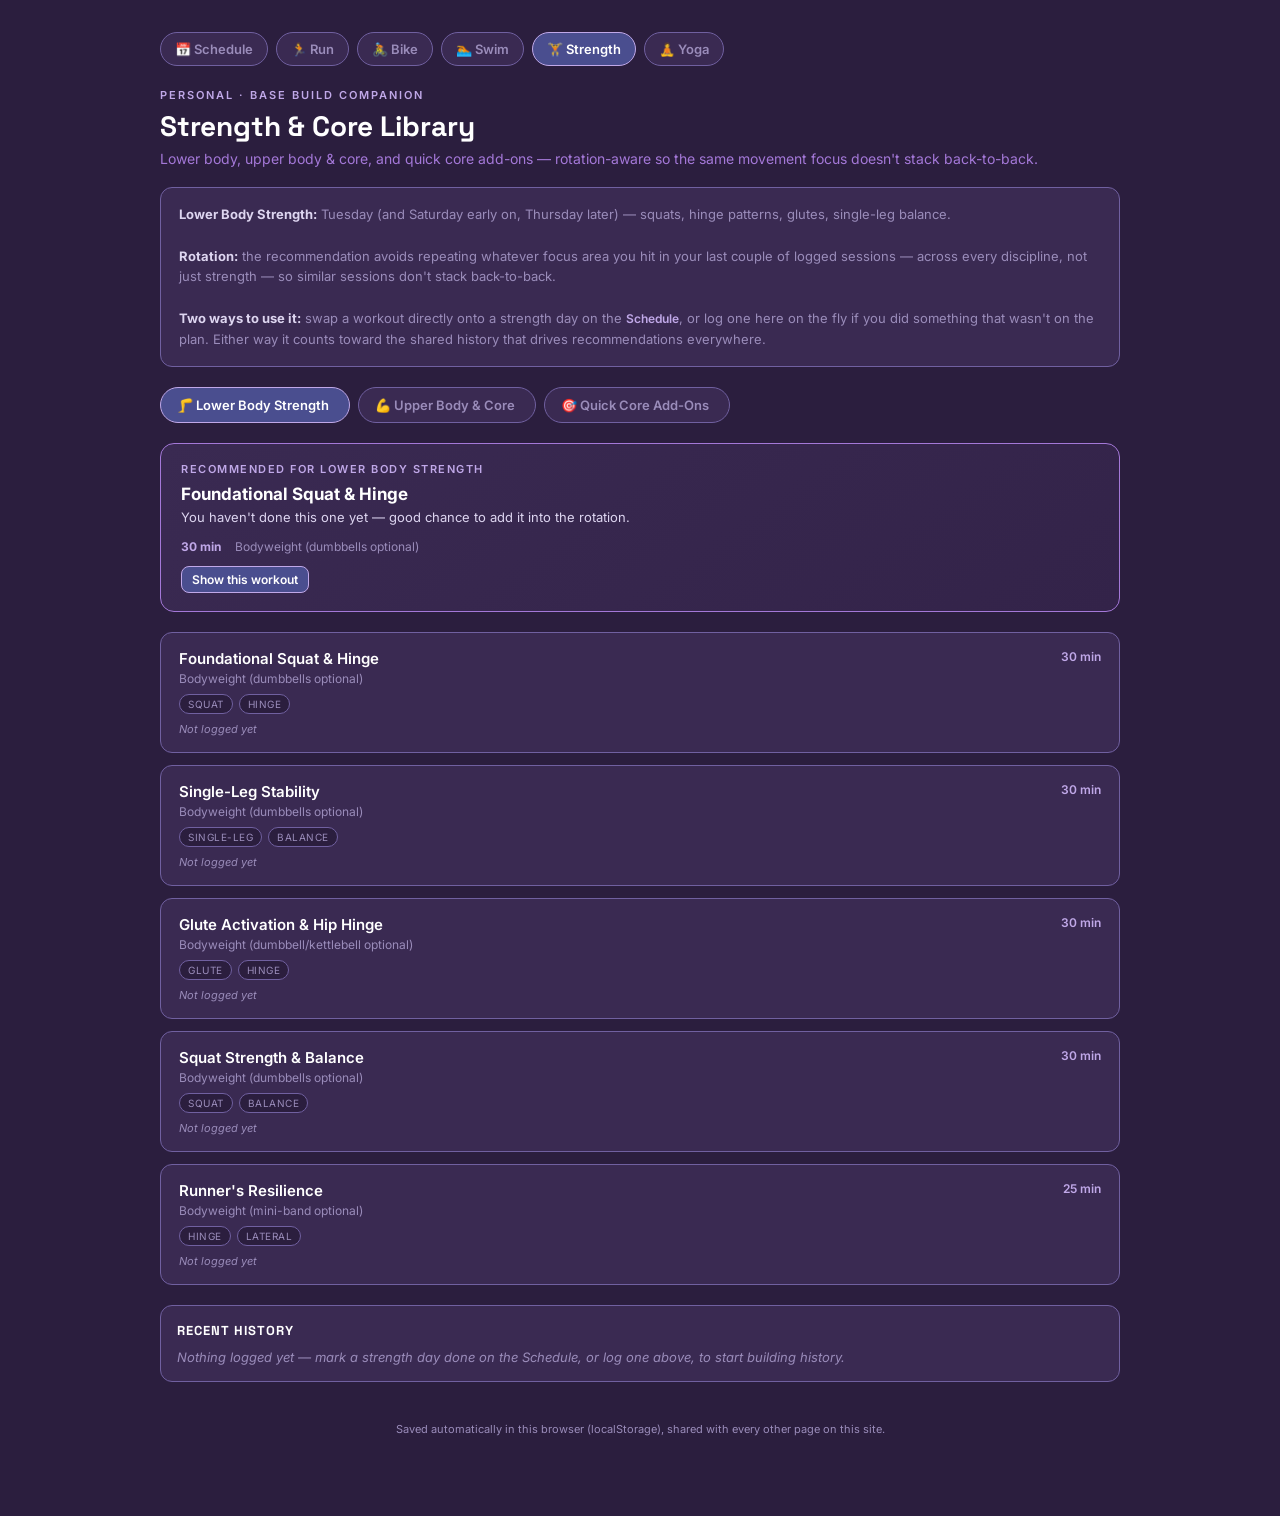
<file: pages/strength.html>
<!DOCTYPE html>
<html lang="en">
<head>
<meta charset="UTF-8">
<meta name="viewport" content="width=device-width, initial-scale=1.0">
<title>Strength & Core Library — Base Build</title>
<link rel="preconnect" href="https://fonts.googleapis.com">
<link href="https://fonts.googleapis.com/css2?family=Space+Grotesk:wght@400;500;600;700&family=Inter:wght@400;500;600&display=swap" rel="stylesheet">
<link rel="stylesheet" href="../shared/theme.css">
</head>
<body>
<div class="wrap">

  <nav class="tri-nav" id="triNav"></nav>

  <header>
    <div class="eyebrow">Personal · Base Build Companion</div>
    <h1>Strength & Core Library</h1>
    <p class="subline">Lower body, upper body & core, and quick core add-ons — rotation-aware so the same movement focus doesn't stack back-to-back.</p>
  </header>

  <div class="about" id="aboutBlock"></div>

  <div class="lib-tabs" id="libTabs"></div>
  <div class="rec-card" id="libRecCard"></div>
  <div class="workout-grid" id="libGrid"></div>

  <div class="summary-card">
    <h3>Recent history</h3>
    <div id="historyList"></div>
  </div>

  <div class="footer-note">Saved automatically in this browser (localStorage), shared with every other page on this site.</div>
</div>

<div class="toast" id="toast"></div>

<script src="../shared/storage.js"></script>
<script src="../data/strength-library.js"></script>
<script src="../data/run-library.js"></script>
<script src="../data/bike-library.js"></script>
<script src="../data/swim-library.js"></script>
<script src="../data/yoga-library.js"></script>
<script src="../shared/nav.js"></script>
<script>
const DISCIPLINE_LIB = {run:RUN_LIBRARY, bike:BIKE_LIBRARY, swim:SWIM_LIBRARY, yoga:YOGA_LIBRARY};

let state = null;
let libActiveTab = 'lower';
let openCardId = null;
let highlightId = null;

function saveState(){
  if(!triSaveState(state)) showToast('Save failed — try again');
}
function showToast(msg){
  const t = document.getElementById('toast');
  t.textContent = msg;
  t.classList.add('show');
  setTimeout(()=>t.classList.remove('show'), 2200);
}

/* ---------- SHARED ROTATION HELPERS (identical logic to index.html / all library pages) ---------- */
function findLibraryWorkout(id){
  for(const cat of Object.keys(LIBRARY)){
    const found = LIBRARY[cat].find(x=>x.id===id);
    if(found) return {category:cat, discipline:'strength', workout:found};
  }
  for(const disc of Object.keys(DISCIPLINE_LIB)){
    const found = DISCIPLINE_LIB[disc].find(x=>x.id===id);
    if(found) return {category:null, discipline:disc, workout:found};
  }
  return null;
}
function daysSince(iso){
  if(!iso) return Infinity;
  const then = new Date(iso);
  const now = new Date();
  return Math.floor((now - then) / (1000*60*60*24));
}
function lastDoneFor(id){
  const entries = state.history.filter(h=>h.id===id);
  if(!entries.length) return null;
  return entries.reduce((a,b)=> new Date(a.date) > new Date(b.date) ? a : b);
}
function recentFocusTags(n=2){
  const recent = [...state.history].sort((a,b)=>new Date(b.date)-new Date(a.date)).slice(0,n);
  const tags = new Set();
  recent.forEach(h=>{
    const found = findLibraryWorkout(h.id);
    if(found) found.workout.focus.forEach(t=>tags.add(t));
  });
  return tags;
}
function recommend(list){
  const avoidTags = recentFocusTags(2);
  let best = null, bestScore = -Infinity;
  list.forEach(x=>{
    const last = lastDoneFor(x.id);
    const gap = last ? daysSince(last.date) : 999;
    let overlap = x.focus.filter(t=>avoidTags.has(t)).length;
    const score = gap - (overlap * 4);
    if(score > bestScore){ bestScore = score; best = x; }
  });
  return best;
}
function recommendReason(x){
  const last = lastDoneFor(x.id);
  if(!last) return `You haven't done this one yet — good chance to add it into the rotation.`;
  const gap = daysSince(last.date);
  const avoidTags = recentFocusTags(2);
  const overlap = x.focus.filter(t=>avoidTags.has(t));
  if(overlap.length === 0 && gap >= 7){
    return `It's been ${gap} day${gap===1?'':'s'} since this one, and it doesn't repeat what you did most recently — good variety pick.`;
  }
  if(gap >= 7) return `It's been ${gap} day${gap===1?'':'s'} since you did this one — due for a repeat.`;
  return `Least recently used option in this category (${gap} day${gap===1?'':'s'} ago) that still fits.`;
}

/* ---------- RENDER ---------- */
function render(){
  renderAbout();
  renderTabs();
  renderRecommendation();
  renderGrid();
  renderHistoryList();
}

function renderAbout(){
  const cat = LIB_CATEGORIES.find(c=>c.id===libActiveTab);
  document.getElementById('aboutBlock').innerHTML =
    `<b>${cat.label}:</b> ${cat.blurb}<br><br><b>Rotation:</b> the recommendation avoids repeating whatever focus area you hit in your last couple of logged sessions — across every discipline, not just strength — so similar sessions don't stack back-to-back.<br><br><b>Two ways to use it:</b> swap a workout directly onto a strength day on the <a href="../index.html" class="lib-link">Schedule</a>, or log one here on the fly if you did something that wasn't on the plan. Either way it counts toward the shared history that drives recommendations everywhere.`;
}

function renderTabs(){
  const el = document.getElementById('libTabs');
  el.innerHTML = '';
  LIB_CATEGORIES.forEach(cat=>{
    const btn = document.createElement('div');
    btn.className = 'lib-tab'+(cat.id===libActiveTab?' active':'');
    const doneCount = state.history.filter(h=>{
      const f = findLibraryWorkout(h.id);
      return f && f.category === cat.id;
    }).length;
    btn.innerHTML = `${cat.icon} ${cat.label} <span class="cnt">${doneCount>0?'· '+doneCount+' logged':''}</span>`;
    btn.onclick = ()=>{ libActiveTab = cat.id; openCardId = null; render(); };
    el.appendChild(btn);
  });
}

function renderRecommendation(){
  const list = LIBRARY[libActiveTab];
  const cat = LIB_CATEGORIES.find(c=>c.id===libActiveTab);
  if(!list.length){ document.getElementById('libRecCard').innerHTML=''; return; }
  const pick = recommend(list);
  const reason = recommendReason(pick);
  document.getElementById('libRecCard').innerHTML = `
    <div class="rec-eyebrow">Recommended for ${cat.label}</div>
    <div class="rec-title">${pick.title}</div>
    <div class="rec-why">${reason}</div>
    <div class="rec-meta"><span><b>${pick.duration} min</b></span><span>${pick.equipment}</span></div>
    <button class="small" id="jump-${pick.id}">Show this workout</button>
  `;
  document.getElementById(`jump-${pick.id}`).onclick = ()=>{
    openCardId = pick.id;
    render();
    document.getElementById('libcard-'+pick.id)?.scrollIntoView({behavior:'smooth', block:'center'});
  };
}

function renderGrid(){
  const el = document.getElementById('libGrid');
  el.innerHTML = '';
  LIBRARY[libActiveTab].forEach(x=>{
    const last = lastDoneFor(x.id);
    const card = document.createElement('div');
    card.className = 'wcard'+(openCardId===x.id?' open':'')+(highlightId===x.id?' highlight':'');
    card.id = 'libcard-'+x.id;
    card.innerHTML = `
      <div class="wcard-top">
        <div>
          <div class="wcard-title">${x.title}</div>
          <div class="wcard-meta">${x.equipment}</div>
        </div>
        <div class="wcard-dur">${x.duration} min</div>
      </div>
      <div class="tag-row">${x.focus.map(t=>`<span class="tag">${t}</span>`).join('')}</div>
      <div class="last-done">${last ? 'Last done '+daysSince(last.date)+' day'+(daysSince(last.date)===1?'':'s')+' ago'+(last.rpe?' · RPE '+last.rpe:'') : 'Not logged yet'}</div>
      <div class="wcard-detail">
        <div class="blurb">${x.blurb}</div>
        <div class="ex-list">
          ${x.exercises.map(e=>`<div class="ex-row"><span>${e.name}</span><span>${e.v}</span></div>`).join('')}
        </div>
        <div class="card-controls">
          <button class="small logBtn" data-id="${x.id}">Log this as done today</button>
          <div class="rpe-row">RPE <select class="rpeSelect" data-id="${x.id}">
            <option value="">–</option>
            ${[1,2,3,4,5].map(v=>`<option value="${v}">${v}</option>`).join('')}
          </select></div>
        </div>
        <textarea placeholder="Optional note (e.g. felt tight in left hip)" class="noteInput" data-id="${x.id}"></textarea>
      </div>
    `;
    card.querySelector('.wcard-top').onclick = ()=>{
      openCardId = openCardId===x.id ? null : x.id;
      render();
    };
    el.appendChild(card);
  });

  el.querySelectorAll('.logBtn').forEach(btn=>{
    btn.onclick = (e)=>{
      e.stopPropagation();
      const id = btn.dataset.id;
      const found = findLibraryWorkout(id);
      const rpeSel = el.querySelector(`.rpeSelect[data-id="${id}"]`);
      const noteInput = el.querySelector(`.noteInput[data-id="${id}"]`);
      state.history.push({
        id,
        date: new Date().toISOString(),
        rpe: rpeSel.value || null,
        note: noteInput.value || '',
      });
      saveState();
      showToast(`Logged: ${found.workout.title}`);
      render();
    };
  });
}

function renderHistoryList(){
  const el = document.getElementById('historyList');
  const relevant = state.history.filter(h=>{
    const f = findLibraryWorkout(h.id);
    return f && f.discipline === 'strength';
  });
  if(!relevant.length){
    el.innerHTML = '<div class="empty">Nothing logged yet — mark a strength day done on the Schedule, or log one above, to start building history.</div>';
    return;
  }
  const recent = [...relevant].sort((a,b)=>new Date(b.date)-new Date(a.date)).slice(0,10);
  el.innerHTML = recent.map(h=>{
    const f = findLibraryWorkout(h.id);
    const title = f ? f.workout.title : h.id;
    const d = new Date(h.date);
    const dateLbl = d.toLocaleDateString('en-US',{month:'short',day:'numeric'});
    return `<div class="history-item">
      <div class="meta">${dateLbl}${h.planWorkoutId ? ' · via weekly plan' : ' · logged directly'}</div>
      <div style="font-size:13px;">${title}${h.rpe?' · RPE '+h.rpe:''}${h.note?' — '+h.note:''}</div>
    </div>`;
  }).join('');
}

/* ---------- INIT ---------- */
(function init(){
  renderTriNav('strength', '../');
  state = triLoadState();
  const params = new URLSearchParams(location.search);
  highlightId = params.get('highlight');
  if(highlightId){
    const f = findLibraryWorkout(highlightId);
    if(f && f.discipline==='strength' && f.category){
      libActiveTab = f.category;
      openCardId = highlightId;
    }
  }
  render();
  if(highlightId){
    document.getElementById('libcard-'+highlightId)?.scrollIntoView({behavior:'smooth', block:'center'});
  }
})();
</script>
</body>
</html>
</file>
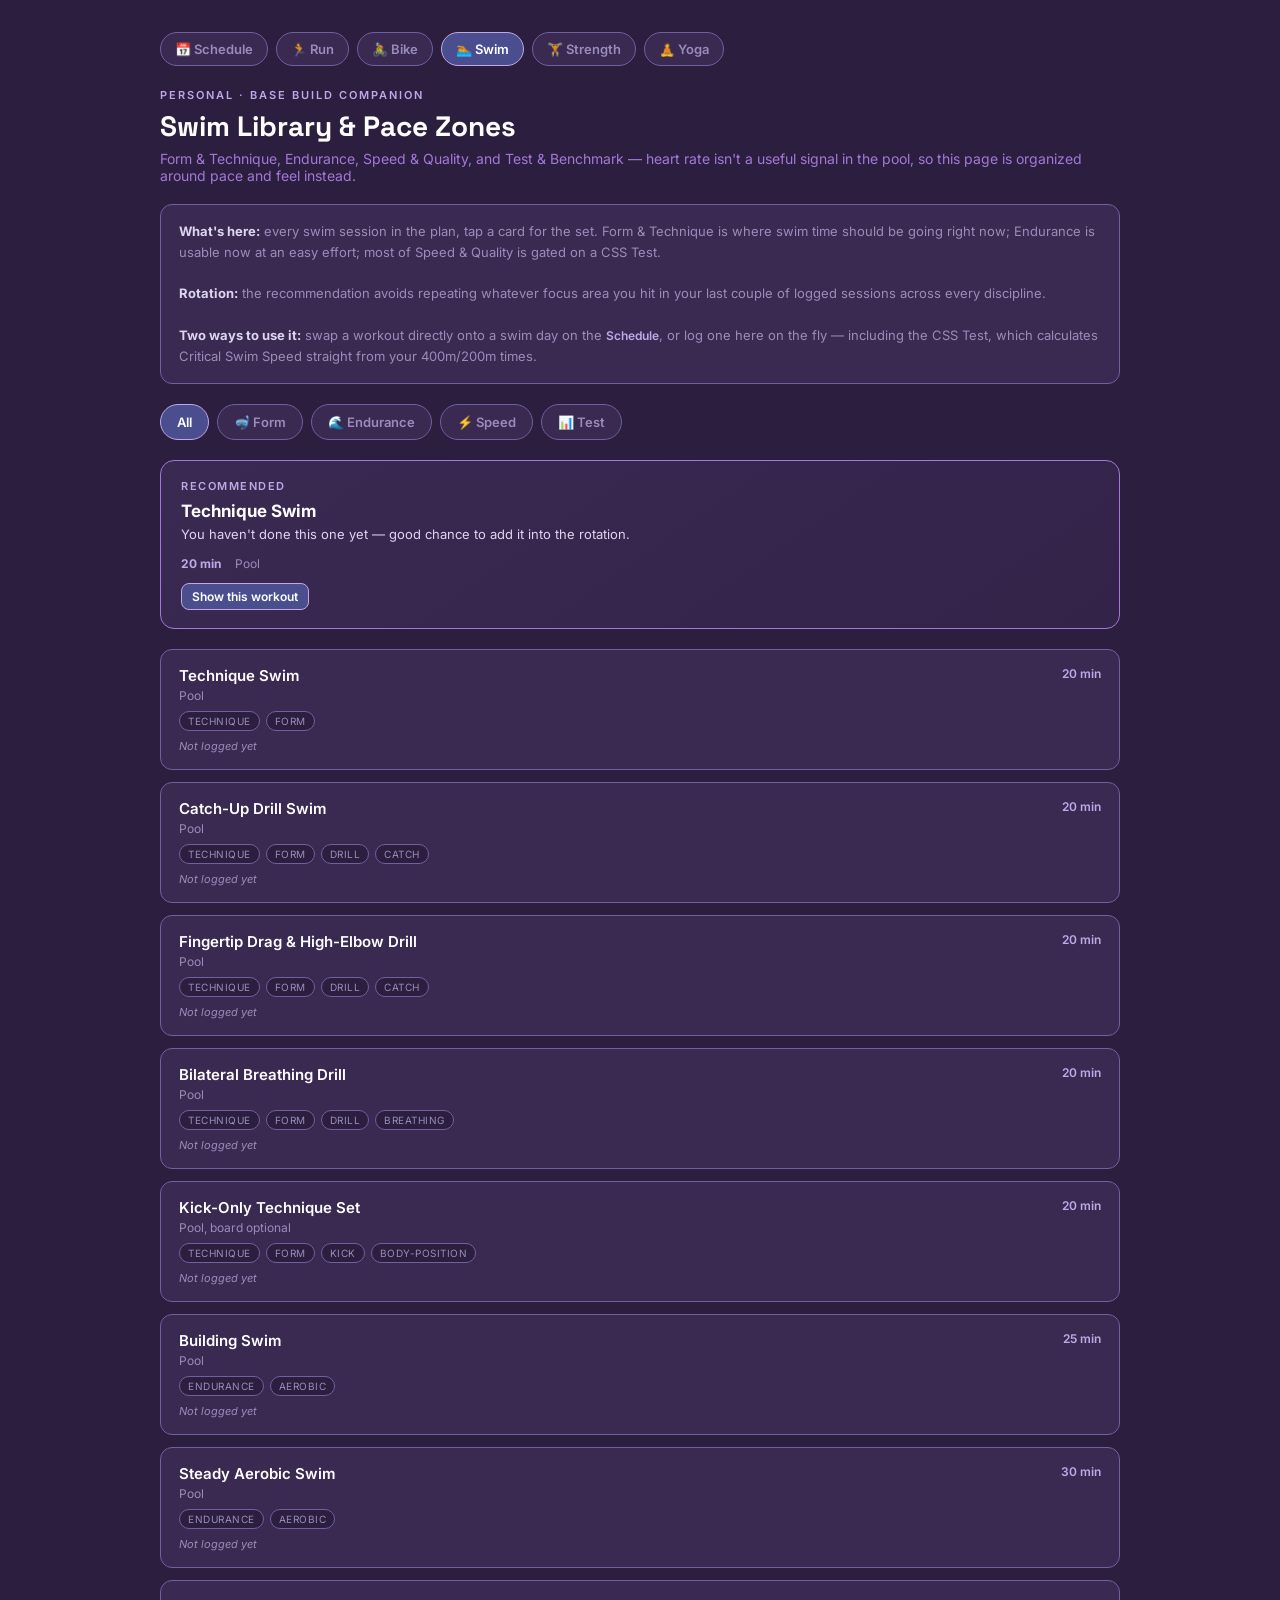
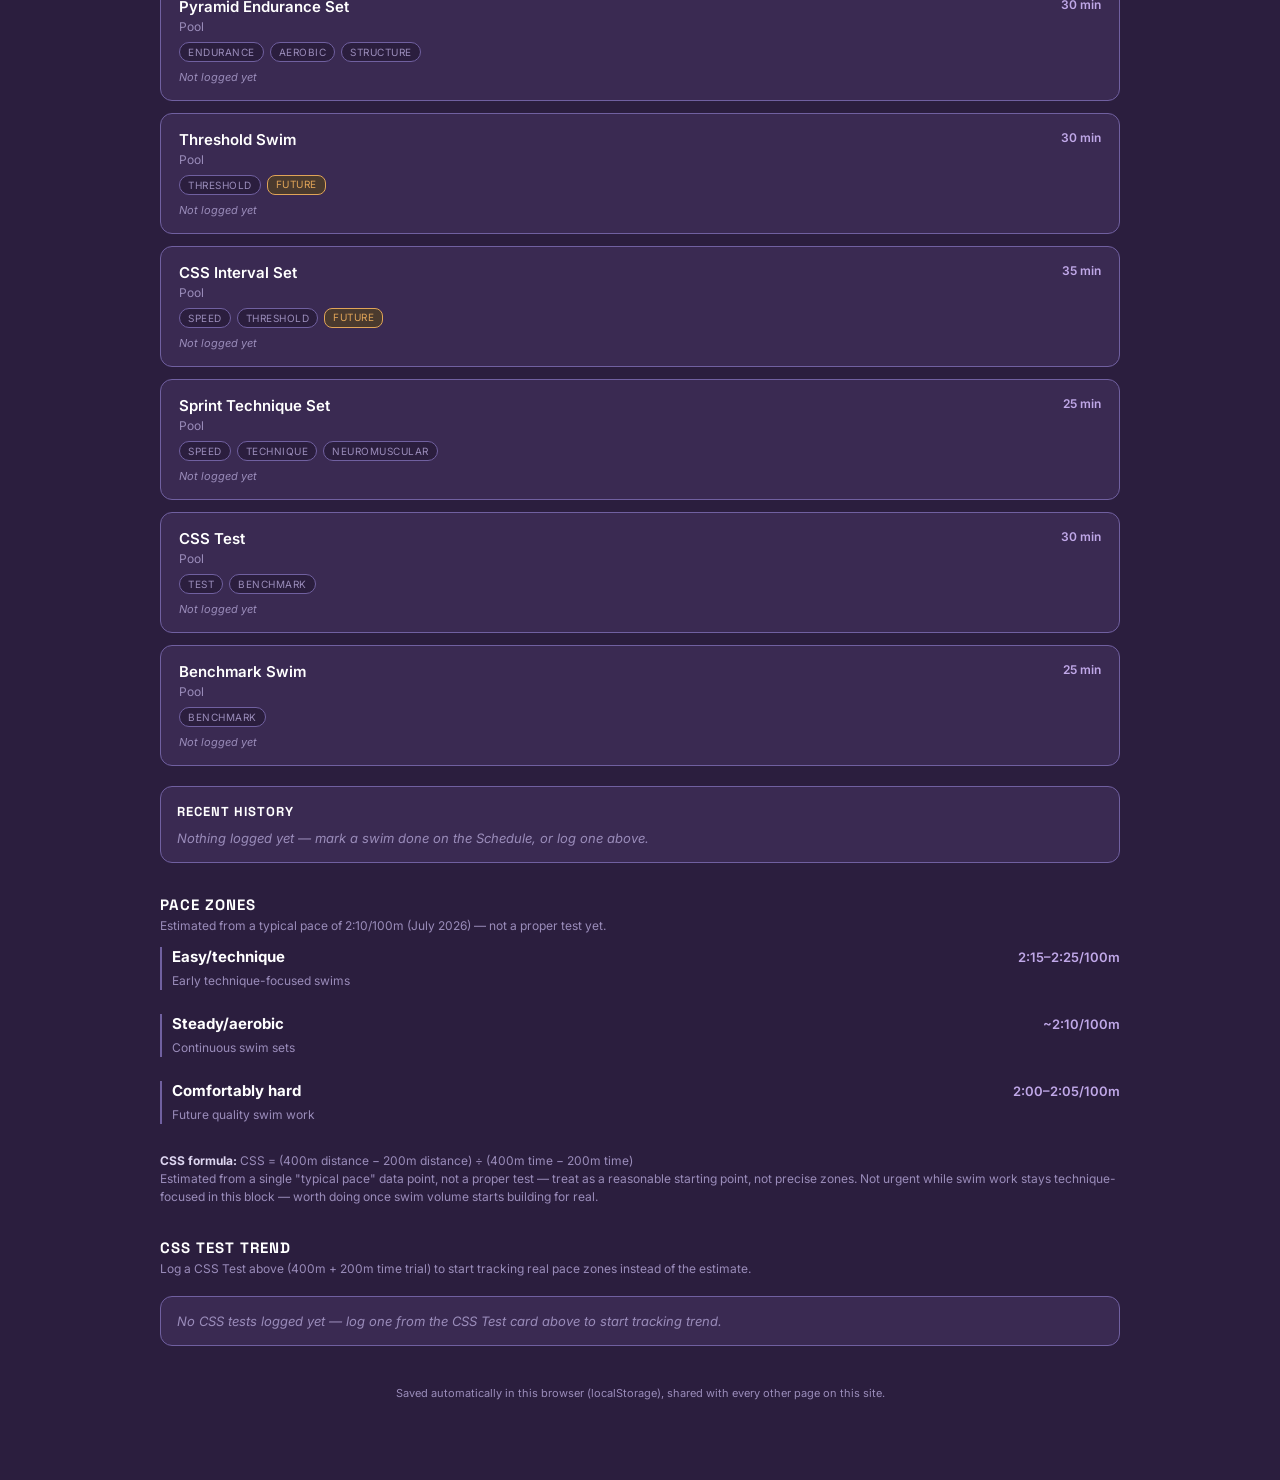
<file: pages/swim.html>
<!DOCTYPE html>
<html lang="en">
<head>
<meta charset="UTF-8">
<meta name="viewport" content="width=device-width, initial-scale=1.0">
<title>Swim Library & Pace Zones — Base Build</title>
<link rel="preconnect" href="https://fonts.googleapis.com">
<link href="https://fonts.googleapis.com/css2?family=Space+Grotesk:wght@400;500;600;700&family=Inter:wght@400;500;600&display=swap" rel="stylesheet">
<link rel="stylesheet" href="../shared/theme.css">
</head>
<body>
<div class="wrap">

  <nav class="tri-nav" id="triNav"></nav>

  <header>
    <div class="eyebrow">Personal · Base Build Companion</div>
    <h1>Swim Library & Pace Zones</h1>
    <p class="subline">Form & Technique, Endurance, Speed & Quality, and Test & Benchmark — heart rate isn't a useful signal in the pool, so this page is organized around pace and feel instead.</p>
  </header>

  <div class="about" id="aboutBlock"></div>

  <div class="venue-filter-row" id="categoryRow"></div>
  <div class="rec-card" id="recCard"></div>
  <div class="workout-grid" id="swimGrid"></div>

  <div class="summary-card">
    <h3>Recent history</h3>
    <div id="historyList"></div>
  </div>

  <!-- ============ PACE ZONES ============ -->
  <div class="section">
    <h2>Pace Zones</h2>
    <div class="sub" id="paceSub"></div>
    <div class="zone-grid" id="paceZoneGrid"></div>
  </div>

  <div class="section">
    <h2>CSS Test Trend</h2>
    <div class="sub">Log a CSS Test above (400m + 200m time trial) to start tracking real pace zones instead of the estimate.</div>
    <div class="summary-card" id="cssTrendList"></div>
  </div>

  <div class="footer-note">Saved automatically in this browser (localStorage), shared with every other page on this site.</div>
</div>

<div class="toast" id="toast"></div>

<script src="../shared/storage.js"></script>
<script src="../data/strength-library.js"></script>
<script src="../data/run-library.js"></script>
<script src="../data/bike-library.js"></script>
<script src="../data/swim-library.js"></script>
<script src="../data/yoga-library.js"></script>
<script src="../data/zones.js"></script>
<script src="../shared/nav.js"></script>
<script>
const DISCIPLINE_LIB = {run:RUN_LIBRARY, bike:BIKE_LIBRARY, swim:SWIM_LIBRARY, yoga:YOGA_LIBRARY};

let state = null;
let openCardId = null;
let highlightId = null;
let swimCategory = 'all';

function saveState(){
  if(!triSaveState(state)) showToast('Save failed — try again');
}
function showToast(msg){
  const t = document.getElementById('toast');
  t.textContent = msg;
  t.classList.add('show');
  setTimeout(()=>t.classList.remove('show'), 2200);
}

/* ---------- SHARED ROTATION HELPERS ---------- */
function findLibraryWorkout(id){
  for(const cat of Object.keys(LIBRARY)){
    const found = LIBRARY[cat].find(x=>x.id===id);
    if(found) return {category:cat, discipline:'strength', workout:found};
  }
  for(const disc of Object.keys(DISCIPLINE_LIB)){
    const found = DISCIPLINE_LIB[disc].find(x=>x.id===id);
    if(found) return {category:null, discipline:disc, workout:found};
  }
  return null;
}
function daysSince(iso){
  if(!iso) return Infinity;
  const then = new Date(iso);
  const now = new Date();
  return Math.floor((now - then) / (1000*60*60*24));
}
function lastDoneFor(id){
  const entries = state.history.filter(h=>h.id===id);
  if(!entries.length) return null;
  return entries.reduce((a,b)=> new Date(a.date) > new Date(b.date) ? a : b);
}
function recentFocusTags(n=2){
  const recent = [...state.history].sort((a,b)=>new Date(b.date)-new Date(a.date)).slice(0,n);
  const tags = new Set();
  recent.forEach(h=>{
    const found = findLibraryWorkout(h.id);
    if(found) found.workout.focus.forEach(t=>tags.add(t));
  });
  return tags;
}
function recommend(list){
  const avoidTags = recentFocusTags(2);
  let best = null, bestScore = -Infinity;
  list.forEach(x=>{
    const last = lastDoneFor(x.id);
    const gap = last ? daysSince(last.date) : 999;
    let overlap = x.focus.filter(t=>avoidTags.has(t)).length;
    const score = gap - (overlap * 4);
    if(score > bestScore){ bestScore = score; best = x; }
  });
  return best;
}
function recommendReason(x){
  const last = lastDoneFor(x.id);
  if(!last) return `You haven't done this one yet — good chance to add it into the rotation.`;
  const gap = daysSince(last.date);
  const avoidTags = recentFocusTags(2);
  const overlap = x.focus.filter(t=>avoidTags.has(t));
  if(overlap.length === 0 && gap >= 7){
    return `It's been ${gap} day${gap===1?'':'s'} since this one, and it doesn't repeat what you did most recently — good variety pick.`;
  }
  if(gap >= 7) return `It's been ${gap} day${gap===1?'':'s'} since you did this one — due for a repeat.`;
  return `Least recently used option in this view (${gap} day${gap===1?'':'s'} ago) that still fits.`;
}

/* ---------- SWIM CSS / PACE HELPERS ---------- */
function parseSwimTime(str){
  const s = String(str||'').trim();
  const m = s.match(/^(\d{1,2}):([0-5]\d(?:\.\d+)?)$/);
  if(m) return parseInt(m[1],10)*60 + parseFloat(m[2]);
  const asNum = parseFloat(s);
  return isFinite(asNum) && asNum > 0 ? asNum : null;
}
function formatSwimTime(sec){
  if(sec==null || !isFinite(sec)) return '—';
  sec = Math.round(sec);
  const m = Math.floor(sec/60);
  const s = sec%60;
  return `${m}:${String(s).padStart(2,'0')}`;
}
function formatSwimPace(sec){
  if(sec==null || !isFinite(sec)) return '—';
  return `${formatSwimTime(sec)}/100m`;
}
function calcCSS(t400, t200){
  if(t400==null || t200==null || t400 <= t200) return null;
  return (t400 - t200) / 2; // seconds per 100m
}
function latestSwimTest(){
  if(!state.swimTests.length) return null;
  return [...state.swimTests].sort((a,b)=>new Date(b.date)-new Date(a.date))[0];
}

/* ---------- SWIM LIBRARY GRID ---------- */
function currentSwimList(){
  return swimCategory==='all' ? SWIM_LIBRARY : SWIM_LIBRARY.filter(x=>x.category===swimCategory);
}
function renderAbout(){
  document.getElementById('aboutBlock').innerHTML =
    `<b>What's here:</b> every swim session in the plan, tap a card for the set. Form & Technique is where swim time should be going right now; Endurance is usable now at an easy effort; most of Speed & Quality is gated on a CSS Test.<br><br><b>Rotation:</b> the recommendation avoids repeating whatever focus area you hit in your last couple of logged sessions across every discipline.<br><br><b>Two ways to use it:</b> swap a workout directly onto a swim day on the <a href="../index.html" class="lib-link">Schedule</a>, or log one here on the fly — including the CSS Test, which calculates Critical Swim Speed straight from your 400m/200m times.`;
}
function renderCategoryRow(){
  const el = document.getElementById('categoryRow');
  el.innerHTML = '';
  SWIM_FILTER_OPTIONS.forEach(([id,label])=>{
    const btn = document.createElement('div');
    btn.className = 'lib-tab'+(id===swimCategory?' active':'');
    btn.textContent = label;
    btn.onclick = ()=>{ swimCategory = id; openCardId = null; render(); };
    el.appendChild(btn);
  });
}
function renderRecommendation(){
  const list = currentSwimList();
  const el = document.getElementById('recCard');
  if(!list.length){ el.innerHTML=''; return; }
  const pick = recommend(list);
  const reason = recommendReason(pick);
  el.innerHTML = `
    <div class="rec-eyebrow">Recommended</div>
    <div class="rec-title">${pick.title}</div>
    <div class="rec-why">${reason}</div>
    <div class="rec-meta"><span><b>${pick.duration} min</b></span><span>${pick.equipment}</span></div>
    <button class="small" id="jump-${pick.id}">Show this workout</button>
  `;
  document.getElementById(`jump-${pick.id}`).onclick = ()=>{
    openCardId = pick.id;
    render();
    document.getElementById('libcard-'+pick.id)?.scrollIntoView({behavior:'smooth', block:'center'});
  };
}
function renderGrid(){
  const el = document.getElementById('swimGrid');
  el.innerHTML = '';
  currentSwimList().forEach(x=>{
    const last = lastDoneFor(x.id);
    const card = document.createElement('div');
    card.className = 'wcard'+(openCardId===x.id?' open':'')+(highlightId===x.id?' highlight':'');
    card.id = 'libcard-'+x.id;
    card.innerHTML = `
      <div class="wcard-top">
        <div>
          <div class="wcard-title">${x.title}</div>
          <div class="wcard-meta">${x.equipment}</div>
        </div>
        <div class="wcard-dur">${x.duration} min</div>
      </div>
      <div class="tag-row">${x.focus.map(t=>`<span class="${t==='future'?'tag-future':'tag'}">${t}</span>`).join('')}</div>
      <div class="last-done">${last ? 'Last done '+daysSince(last.date)+' day'+(daysSince(last.date)===1?'':'s')+' ago'+(last.rpe?' · RPE '+last.rpe:'') : 'Not logged yet'}</div>
      <div class="wcard-detail">
        <div class="blurb">${x.blurb}</div>
        <div class="ex-list">
          ${x.exercises.map(e=>`<div class="ex-row"><span>${e.name}</span><span>${e.v}</span></div>`).join('')}
        </div>
        ${x.test ? `
        <div class="test-input-row">
          <div class="field"><label>400m time (mm:ss)</label><input type="text" class="testT400Input" data-id="${x.id}" placeholder="7:12"></div>
          <div class="field"><label>200m time (mm:ss)</label><input type="text" class="testT200Input" data-id="${x.id}" placeholder="3:20"></div>
        </div>` : ''}
        <div class="card-controls">
          <button class="small logBtn" data-id="${x.id}">${x.test ? 'Log test & calculate CSS' : 'Log this as done today'}</button>
          <div class="rpe-row">RPE <select class="rpeSelect" data-id="${x.id}">
            <option value="">–</option>
            ${[1,2,3,4,5].map(v=>`<option value="${v}">${v}</option>`).join('')}
          </select></div>
        </div>
        <textarea placeholder="Optional note (e.g. felt tight in left hip)" class="noteInput" data-id="${x.id}"></textarea>
      </div>
    `;
    card.querySelector('.wcard-top').onclick = ()=>{
      openCardId = openCardId===x.id ? null : x.id;
      render();
    };
    el.appendChild(card);
  });

  el.querySelectorAll('.logBtn').forEach(btn=>{
    btn.onclick = (e)=>{
      e.stopPropagation();
      const id = btn.dataset.id;
      const found = findLibraryWorkout(id);
      const rpeSel = el.querySelector(`.rpeSelect[data-id="${id}"]`);
      const noteInput = el.querySelector(`.noteInput[data-id="${id}"]`);
      let note = noteInput.value || '';
      let testCss = null;
      if(found.workout.test){
        const t400input = el.querySelector(`.testT400Input[data-id="${id}"]`);
        const t200input = el.querySelector(`.testT200Input[data-id="${id}"]`);
        const t400 = parseSwimTime(t400input.value);
        const t200 = parseSwimTime(t200input.value);
        testCss = calcCSS(t400, t200);
        if(testCss==null){
          showToast('Enter both 400m and 200m times (mm:ss) to log this test');
          return;
        }
        state.swimTests.push({ date: new Date().toISOString(), t400, t200, css: testCss });
        note = note ? `${note} (CSS ${formatSwimPace(testCss)})` : `CSS ${formatSwimPace(testCss)} from 400m ${formatSwimTime(t400)} / 200m ${formatSwimTime(t200)}`;
      }
      state.history.push({
        id,
        date: new Date().toISOString(),
        rpe: rpeSel.value || null,
        note,
      });
      saveState();
      showToast(testCss!=null ? `Logged CSS Test — ${formatSwimPace(testCss)}` : `Logged: ${found.workout.title}`);
      render();
    };
  });
}
function renderHistoryList(){
  const el = document.getElementById('historyList');
  const relevant = state.history.filter(h=>{
    const f = findLibraryWorkout(h.id);
    return f && f.discipline === 'swim';
  });
  if(!relevant.length){
    el.innerHTML = '<div class="empty">Nothing logged yet — mark a swim done on the Schedule, or log one above.</div>';
    return;
  }
  const recent = [...relevant].sort((a,b)=>new Date(b.date)-new Date(a.date)).slice(0,10);
  el.innerHTML = recent.map(h=>{
    const f = findLibraryWorkout(h.id);
    const title = f ? f.workout.title : h.id;
    const d = new Date(h.date);
    const dateLbl = d.toLocaleDateString('en-US',{month:'short',day:'numeric'});
    return `<div class="history-item">
      <div class="meta">${dateLbl}${h.planWorkoutId ? ' · via weekly plan' : ' · logged directly'}</div>
      <div style="font-size:13px;">${title}${h.rpe?' · RPE '+h.rpe:''}${h.note?' — '+h.note:''}</div>
    </div>`;
  }).join('');
}

/* ---------- PACE ZONES ---------- */
function renderPaceZones(){
  const latest = latestSwimTest();
  document.getElementById('paceSub').textContent = latest
    ? `Real zones from your CSS test on ${new Date(latest.date).toLocaleDateString('en-US',{month:'short',day:'numeric'})}: CSS ${formatSwimPace(latest.css)}.`
    : `Estimated from a typical pace of ${SWIM_PACE_ZONES.basedOnPace} (${SWIM_PACE_ZONES.testDate}) — not a proper test yet.`;
  const el = document.getElementById('paceZoneGrid');
  el.innerHTML = SWIM_PACE_ZONES.zones.map(z=>`
    <div class="zone-card">
      <div class="zone-top">
        <div class="zone-title">${z.label}</div>
        <div class="zone-hr">${z.pace}</div>
      </div>
      <div class="zone-note">${z.use}</div>
    </div>
  `).join('') + `<div class="zone-note" style="margin-top:4px;"><b style="color:var(--body);">CSS formula:</b> ${SWIM_PACE_ZONES.cssFormula}<br>${SWIM_PACE_ZONES.note}</div>`;
}
function renderCssTrend(){
  const el = document.getElementById('cssTrendList');
  const tests = [...state.swimTests].sort((a,b)=>new Date(a.date)-new Date(b.date));
  if(!tests.length){
    el.innerHTML = '<div class="empty">No CSS tests logged yet — log one from the CSS Test card above to start tracking trend.</div>';
    return;
  }
  let html = '';
  tests.forEach((t,i)=>{
    let deltaHtml = '';
    if(i>0){
      const delta = t.css - tests[i-1].css;
      if(delta < 0) deltaHtml = `<span class="delta-up">▲ ${formatSwimTime(Math.abs(delta))} faster</span>`;
      else if(delta > 0) deltaHtml = `<span class="delta-down">▼ ${formatSwimTime(delta)} slower</span>`;
      else deltaHtml = 'no change';
    }
    const d = new Date(t.date).toLocaleDateString('en-US',{month:'short',day:'numeric',year:'numeric'});
    html += `<div class="hist-item ftp-test">
      <span class="l">${d} — CSS ${formatSwimPace(t.css)} (400m ${formatSwimTime(t.t400)} / 200m ${formatSwimTime(t.t200)})</span>
      <span class="r">${deltaHtml}</span>
    </div>`;
  });
  el.innerHTML = html;
}

function render(){
  renderAbout();
  renderCategoryRow();
  renderRecommendation();
  renderGrid();
  renderHistoryList();
  renderPaceZones();
  renderCssTrend();
}

/* ---------- INIT ---------- */
(function init(){
  renderTriNav('swim', '../');
  state = triLoadState();
  const params = new URLSearchParams(location.search);
  highlightId = params.get('highlight');
  if(highlightId){
    const found = SWIM_LIBRARY.find(x=>x.id===highlightId);
    if(found){ swimCategory = 'all'; openCardId = highlightId; }
  }
  render();
  if(highlightId){
    document.getElementById('libcard-'+highlightId)?.scrollIntoView({behavior:'smooth', block:'center'});
  }
})();
</script>
</body>
</html>
</file>
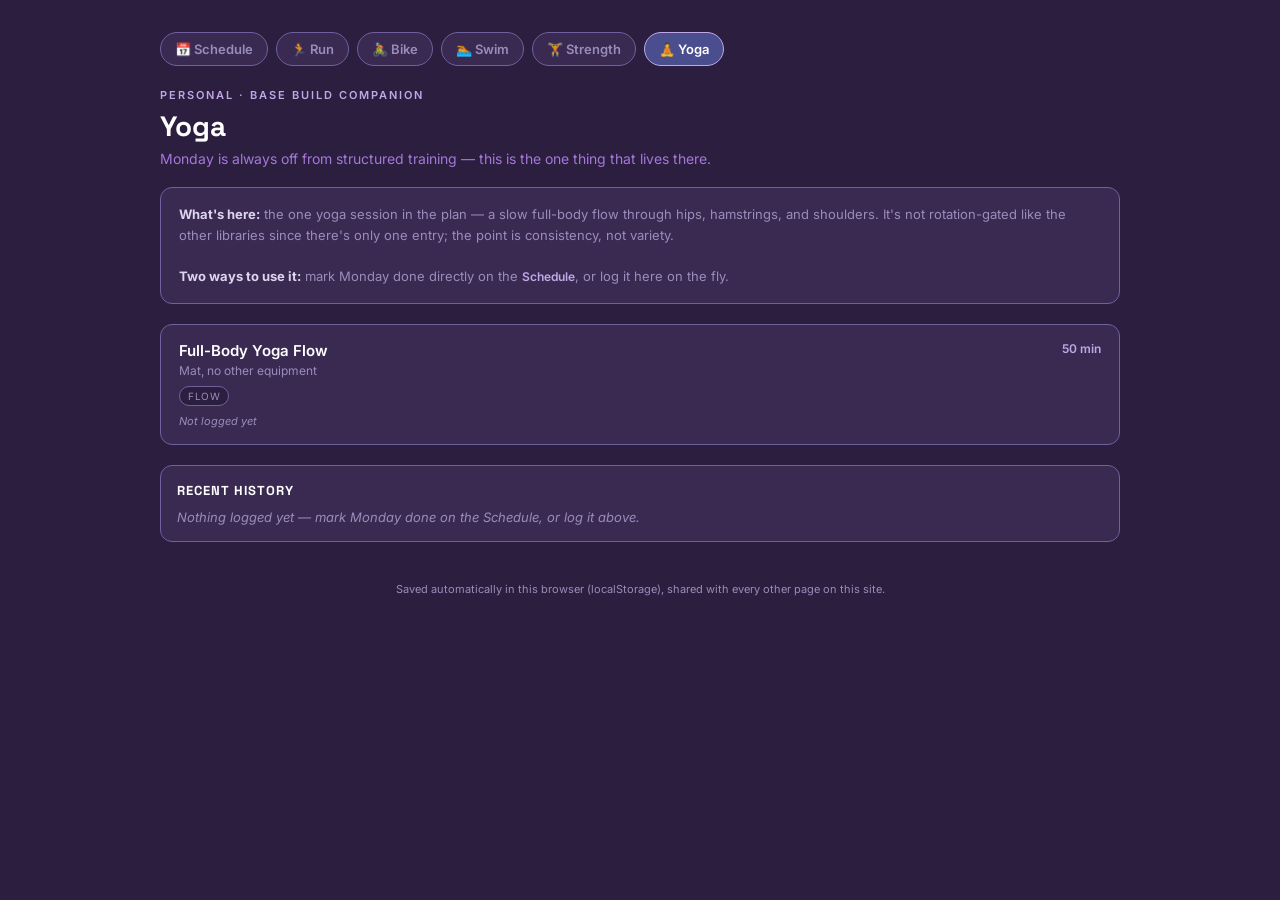
<file: pages/yoga.html>
<!DOCTYPE html>
<html lang="en">
<head>
<meta charset="UTF-8">
<meta name="viewport" content="width=device-width, initial-scale=1.0">
<title>Yoga — Base Build</title>
<link rel="preconnect" href="https://fonts.googleapis.com">
<link href="https://fonts.googleapis.com/css2?family=Space+Grotesk:wght@400;500;600;700&family=Inter:wght@400;500;600&display=swap" rel="stylesheet">
<link rel="stylesheet" href="../shared/theme.css">
</head>
<body>
<div class="wrap">

  <nav class="tri-nav" id="triNav"></nav>

  <header>
    <div class="eyebrow">Personal · Base Build Companion</div>
    <h1>Yoga</h1>
    <p class="subline">Monday is always off from structured training — this is the one thing that lives there.</p>
  </header>

  <div class="about" id="aboutBlock"></div>

  <div class="workout-grid" id="yogaGrid"></div>

  <div class="summary-card">
    <h3>Recent history</h3>
    <div id="historyList"></div>
  </div>

  <div class="footer-note">Saved automatically in this browser (localStorage), shared with every other page on this site.</div>
</div>

<div class="toast" id="toast"></div>

<script src="../shared/storage.js"></script>
<script src="../data/strength-library.js"></script>
<script src="../data/run-library.js"></script>
<script src="../data/bike-library.js"></script>
<script src="../data/swim-library.js"></script>
<script src="../data/yoga-library.js"></script>
<script src="../shared/nav.js"></script>
<script>
const DISCIPLINE_LIB = {run:RUN_LIBRARY, bike:BIKE_LIBRARY, swim:SWIM_LIBRARY, yoga:YOGA_LIBRARY};

let state = null;
let openCardId = null;
let highlightId = null;

function saveState(){
  if(!triSaveState(state)) showToast('Save failed — try again');
}
function showToast(msg){
  const t = document.getElementById('toast');
  t.textContent = msg;
  t.classList.add('show');
  setTimeout(()=>t.classList.remove('show'), 2200);
}

function findLibraryWorkout(id){
  for(const cat of Object.keys(LIBRARY)){
    const found = LIBRARY[cat].find(x=>x.id===id);
    if(found) return {category:cat, discipline:'strength', workout:found};
  }
  for(const disc of Object.keys(DISCIPLINE_LIB)){
    const found = DISCIPLINE_LIB[disc].find(x=>x.id===id);
    if(found) return {category:null, discipline:disc, workout:found};
  }
  return null;
}
function daysSince(iso){
  if(!iso) return Infinity;
  const then = new Date(iso);
  const now = new Date();
  return Math.floor((now - then) / (1000*60*60*24));
}
function lastDoneFor(id){
  const entries = state.history.filter(h=>h.id===id);
  if(!entries.length) return null;
  return entries.reduce((a,b)=> new Date(a.date) > new Date(b.date) ? a : b);
}

function renderAbout(){
  document.getElementById('aboutBlock').innerHTML =
    `<b>What's here:</b> the one yoga session in the plan — a slow full-body flow through hips, hamstrings, and shoulders. It's not rotation-gated like the other libraries since there's only one entry; the point is consistency, not variety.<br><br><b>Two ways to use it:</b> mark Monday done directly on the <a href="../index.html" class="lib-link">Schedule</a>, or log it here on the fly.`;
}
function renderGrid(){
  const el = document.getElementById('yogaGrid');
  el.innerHTML = '';
  YOGA_LIBRARY.forEach(x=>{
    const last = lastDoneFor(x.id);
    const card = document.createElement('div');
    card.className = 'wcard'+(openCardId===x.id?' open':'')+(highlightId===x.id?' highlight':'');
    card.id = 'libcard-'+x.id;
    card.innerHTML = `
      <div class="wcard-top">
        <div>
          <div class="wcard-title">${x.title}</div>
          <div class="wcard-meta">${x.equipment}</div>
        </div>
        <div class="wcard-dur">${x.duration} min</div>
      </div>
      <div class="tag-row">${x.focus.map(t=>`<span class="tag">${t}</span>`).join('')}</div>
      <div class="last-done">${last ? 'Last done '+daysSince(last.date)+' day'+(daysSince(last.date)===1?'':'s')+' ago'+(last.rpe?' · RPE '+last.rpe:'') : 'Not logged yet'}</div>
      <div class="wcard-detail">
        <div class="blurb">${x.blurb}</div>
        <div class="ex-list">
          ${x.exercises.map(e=>`<div class="ex-row"><span>${e.name}</span><span>${e.v}</span></div>`).join('')}
        </div>
        <div class="card-controls">
          <button class="small logBtn" data-id="${x.id}">Log this as done today</button>
          <div class="rpe-row">RPE <select class="rpeSelect" data-id="${x.id}">
            <option value="">–</option>
            ${[1,2,3,4,5].map(v=>`<option value="${v}">${v}</option>`).join('')}
          </select></div>
        </div>
        <textarea placeholder="Optional note" class="noteInput" data-id="${x.id}"></textarea>
      </div>
    `;
    card.querySelector('.wcard-top').onclick = ()=>{
      openCardId = openCardId===x.id ? null : x.id;
      render();
    };
    el.appendChild(card);
  });

  el.querySelectorAll('.logBtn').forEach(btn=>{
    btn.onclick = (e)=>{
      e.stopPropagation();
      const id = btn.dataset.id;
      const found = findLibraryWorkout(id);
      const rpeSel = el.querySelector(`.rpeSelect[data-id="${id}"]`);
      const noteInput = el.querySelector(`.noteInput[data-id="${id}"]`);
      state.history.push({
        id,
        date: new Date().toISOString(),
        rpe: rpeSel.value || null,
        note: noteInput.value || '',
      });
      saveState();
      showToast(`Logged: ${found.workout.title}`);
      render();
    };
  });
}
function renderHistoryList(){
  const el = document.getElementById('historyList');
  const relevant = state.history.filter(h=>{
    const f = findLibraryWorkout(h.id);
    return f && f.discipline === 'yoga';
  });
  if(!relevant.length){
    el.innerHTML = '<div class="empty">Nothing logged yet — mark Monday done on the Schedule, or log it above.</div>';
    return;
  }
  const recent = [...relevant].sort((a,b)=>new Date(b.date)-new Date(a.date)).slice(0,10);
  el.innerHTML = recent.map(h=>{
    const d = new Date(h.date);
    const dateLbl = d.toLocaleDateString('en-US',{month:'short',day:'numeric'});
    return `<div class="history-item">
      <div class="meta">${dateLbl}${h.planWorkoutId ? ' · via weekly plan' : ' · logged directly'}</div>
      <div style="font-size:13px;">${YOGA_LIBRARY[0].title}${h.rpe?' · RPE '+h.rpe:''}${h.note?' — '+h.note:''}</div>
    </div>`;
  }).join('');
}

function render(){
  renderAbout();
  renderGrid();
  renderHistoryList();
}

(function init(){
  renderTriNav('yoga', '../');
  state = triLoadState();
  const params = new URLSearchParams(location.search);
  highlightId = params.get('highlight');
  if(highlightId && YOGA_LIBRARY.some(x=>x.id===highlightId)) openCardId = highlightId;
  render();
  if(highlightId){
    document.getElementById('libcard-'+highlightId)?.scrollIntoView({behavior:'smooth', block:'center'});
  }
})();
</script>
</body>
</html>
</file>
<file: shared/theme.css>
/* Midnight Galaxy Dark — shared tokens + components for the Base Build site.
   Consolidated from triathlon-base-build6.html, bike-hr-zones.html and run-hr-zones.html. */
:root{
  --bg:#2b1e3e;
  --cosmic:#4a4e8f;
  --white:#ffffff;
  --body:#ddd5f0;
  --violet:#a478d8;
  --accent:#c0a8e8;
  --muted:#9a8cba;
  --surface:#3a2a52;
  --border:#7060a0;
  --warn:#e0a458;
  --warn-bg:#4a3a2e;
  --good:#7fc9a0;
  --good-bg:#26403a;
}
*{box-sizing:border-box;}
body{
  margin:0;
  background:var(--bg);
  color:var(--body);
  font-family:'Inter',sans-serif;
  padding:32px 20px 80px;
  min-height:100vh;
}
h1,h2,h3,.display{font-family:'Space Grotesk',sans-serif;}
.wrap{max-width:960px;margin:0 auto;}

/* HEADER */
header{margin-bottom:20px;}
.eyebrow{
  text-transform:uppercase;letter-spacing:2px;font-size:11px;
  color:var(--accent);font-weight:600;margin-bottom:6px;
}
h1{color:var(--white);font-size:28px;font-weight:700;margin:0 0 6px;}
.subline{color:var(--violet);font-size:14px;margin:0;}

.top-row{display:flex;gap:16px;flex-wrap:wrap;align-items:flex-end;margin-top:20px;}
.field{display:flex;flex-direction:column;gap:4px;}
.field label{font-size:11px;color:var(--muted);text-transform:uppercase;letter-spacing:1px;}
input[type=date],select,textarea,input[type=text],input[type=number]{
  background:var(--surface);border:1px solid var(--border);color:var(--white);
  border-radius:8px;padding:8px 10px;font-family:'Inter',sans-serif;font-size:13px;
}
button{
  font-family:'Inter',sans-serif;font-weight:600;font-size:13px;
  background:var(--cosmic);color:var(--white);border:1px solid var(--accent);
  border-radius:8px;padding:9px 16px;cursor:pointer;transition:opacity .15s;
}
button:hover{opacity:.85;}
button:disabled{opacity:.5;cursor:not-allowed;}
button.ghost{background:transparent;border:1px solid var(--border);color:var(--body);}
button.small{padding:5px 10px;font-size:12px;}
button.danger{border-color:var(--warn);color:var(--warn);background:transparent;}

/* NAV BAR (shared/nav.js) */
.tri-nav{display:flex;gap:8px;flex-wrap:wrap;align-items:center;margin-bottom:22px;}
.tri-nav a{
  font-family:'Inter',sans-serif;font-weight:600;font-size:13px;text-decoration:none;
  background:var(--surface);color:var(--muted);border:1px solid var(--border);
  border-radius:20px;padding:8px 14px;transition:.15s;
}
.tri-nav a:hover{color:var(--body);border-color:var(--violet);}
.tri-nav a.active{background:var(--cosmic);color:var(--white);border-color:var(--accent);}
.tri-nav .spacer{flex:1;}

/* TOP-LEVEL VIEW TABS */
.view-tabs{display:flex;gap:8px;margin:22px 0 4px;flex-wrap:wrap;}
.view-tab{
  font-family:'Inter',sans-serif;font-weight:600;font-size:13px;
  background:var(--surface);color:var(--muted);border:1px solid var(--border);
  border-radius:20px;padding:9px 16px;cursor:pointer;transition:.15s;
}
.view-tab.active{background:var(--cosmic);color:var(--white);border-color:var(--accent);}

/* PROGRESS */
.progress-card{
  background:var(--surface);border:1px solid var(--border);border-radius:14px;
  padding:18px 20px;margin:24px 0;display:flex;gap:24px;flex-wrap:wrap;align-items:center;
}
.stat{min-width:110px;}
.stat .num{color:var(--white);font-size:22px;font-weight:700;font-family:'Space Grotesk',sans-serif;}
.stat .lbl{color:var(--muted);font-size:11px;text-transform:uppercase;letter-spacing:1px;}
.bar-track{flex:1;min-width:180px;height:8px;background:#241833;border-radius:4px;overflow:hidden;}
.bar-fill{height:100%;background:linear-gradient(90deg,var(--cosmic),var(--accent));border-radius:4px;}

/* ORBIT NAV */
.orbit-wrap{position:relative;margin:32px 0 8px;overflow-x:auto;padding-bottom:6px;}
.orbit-line{position:absolute;top:22px;left:24px;right:24px;height:2px;background:var(--border);z-index:0;}
.orbit{display:flex;gap:6px;position:relative;z-index:1;min-width:820px;padding:0 4px;}
.stop{flex:1;display:flex;flex-direction:column;align-items:center;cursor:pointer;}
.dot{
  width:44px;height:44px;border-radius:50%;background:var(--surface);border:2px solid var(--border);
  display:flex;align-items:center;justify-content:center;color:var(--muted);font-weight:700;
  font-family:'Space Grotesk',sans-serif;font-size:14px;transition:.15s;
}
.stop.recovery .dot{border-style:dashed;}
.stop.active .dot{background:var(--cosmic);border-color:var(--accent);color:var(--white);
  box-shadow:0 0 0 4px rgba(192,168,232,.15);}
.stop.done .dot{background:#3a2a52;border-color:var(--violet);color:var(--violet);}
.stop .wk-lbl{font-size:10px;color:var(--muted);margin-top:6px;text-transform:uppercase;letter-spacing:1px;}

/* WEEK DETAIL */
.week-head{margin:28px 0 4px;display:flex;justify-content:space-between;align-items:flex-start;flex-wrap:wrap;gap:10px;}
.phase-tag{
  display:inline-block;background:var(--surface);border:1px solid var(--border);color:var(--accent);
  font-size:10px;text-transform:uppercase;letter-spacing:1.5px;padding:4px 10px;border-radius:20px;margin-bottom:8px;
}
.week-head h2{color:var(--white);font-size:22px;margin:0;}
.week-dates{color:var(--muted);font-size:12px;margin-top:2px;}
.week-actions{display:flex;gap:8px;}

.day-block{margin-top:18px;}
.day-title{color:var(--violet);font-size:12px;text-transform:uppercase;letter-spacing:1.5px;margin-bottom:8px;font-weight:600;}
.card{
  background:var(--surface);border:1px solid var(--border);border-radius:12px;
  padding:14px 16px;margin-bottom:10px;display:flex;gap:14px;align-items:flex-start;
}
.card.complete{border-color:var(--violet);}
.card.highlight{border-color:var(--accent);box-shadow:0 0 0 3px rgba(192,168,232,.25);}
.disc-badge{
  width:38px;height:38px;border-radius:10px;background:var(--bg);border:1px solid var(--border);
  display:flex;align-items:center;justify-content:center;font-size:17px;flex-shrink:0;
}
.card-body{flex:1;min-width:0;}
.card-top{display:flex;justify-content:space-between;gap:8px;align-items:baseline;flex-wrap:wrap;}
.card-title{color:var(--white);font-weight:600;font-size:14px;}
.card-dur{color:var(--accent);font-size:12px;font-weight:600;white-space:nowrap;}
.card-detail{color:var(--body);font-size:13px;margin-top:4px;line-height:1.5;}
.card-controls{display:flex;gap:8px;align-items:center;margin-top:10px;flex-wrap:wrap;}
.checkbox-lbl{display:flex;align-items:center;gap:6px;font-size:12px;color:var(--muted);cursor:pointer;}
.rpe-row{display:flex;align-items:center;gap:6px;font-size:12px;color:var(--muted);}
.rpe-row select{padding:4px 6px;font-size:12px;}
.note-input{width:100%;margin-top:6px;min-height:32px;resize:vertical;}
.lib-tag{
  display:inline-block;background:var(--bg);border:1px solid var(--violet);color:var(--accent);
  font-size:10px;text-transform:uppercase;letter-spacing:.5px;padding:2px 7px;border-radius:8px;margin-top:6px;
}
.lib-link{color:var(--accent);font-size:12px;text-decoration:none;font-weight:600;}
.lib-link:hover{text-decoration:underline;}

/* SUMMARY */
.summary-card{background:var(--surface);border:1px solid var(--border);border-radius:12px;padding:16px;margin-top:20px;}
.summary-card h3{color:var(--white);font-size:13px;margin:0 0 10px;text-transform:uppercase;letter-spacing:1px;}
.disc-rows{display:flex;flex-direction:column;gap:6px;}
.disc-row{display:flex;justify-content:space-between;font-size:12px;color:var(--body);}
.disc-row span:last-child{color:var(--accent);font-weight:600;}

/* CHECK-IN */
.checkin-card{
  background:linear-gradient(145deg,var(--surface),#332349);border:1px solid var(--violet);
  border-radius:14px;padding:20px;margin-top:28px;
}
.checkin-card h3{color:var(--white);margin:0 0 4px;font-size:16px;}
.checkin-card .desc{color:var(--muted);font-size:12px;margin-bottom:16px;}
.grid2{display:grid;grid-template-columns:1fr 1fr;gap:12px;margin-bottom:12px;}
.grid3{display:grid;grid-template-columns:1fr 1fr 1fr;gap:12px;}
@media(max-width:640px){.grid2,.grid3{grid-template-columns:1fr 1fr;}}
@media(max-width:560px){.grid2{grid-template-columns:1fr;}}
@media(max-width:480px){.grid2,.grid3{grid-template-columns:1fr;}}
textarea{width:100%;min-height:70px;}
.coach-note{
  background:var(--bg);border:1px solid var(--violet);border-radius:10px;padding:14px 16px;margin-top:16px;
}
.coach-note .who{color:var(--accent);font-size:11px;text-transform:uppercase;letter-spacing:1px;margin-bottom:6px;font-weight:600;}
.coach-note p{margin:0;font-size:13px;line-height:1.6;color:var(--body);}
.flag{
  background:var(--warn-bg);border:1px solid var(--warn);color:var(--warn);
  border-radius:10px;padding:12px 14px;margin-top:12px;font-size:13px;line-height:1.5;
}
.history{margin-top:16px;}
.history-item{border-left:2px solid var(--border);padding-left:12px;margin-bottom:12px;}
.history-item .meta{color:var(--muted);font-size:11px;margin-bottom:3px;}

/* LIBRARY VIEW */
.lib-tabs{display:flex;gap:8px;margin:20px 0 4px;flex-wrap:wrap;}
.lib-tab{
  font-family:'Inter',sans-serif;font-weight:600;font-size:13px;
  background:var(--surface);color:var(--muted);border:1px solid var(--border);
  border-radius:20px;padding:9px 16px;cursor:pointer;transition:.15s;
}
.lib-tab.active{background:var(--cosmic);color:var(--white);border-color:var(--accent);}
.lib-tab .cnt{opacity:.7;font-weight:500;margin-left:4px;}

.rec-card{
  background:linear-gradient(145deg,var(--surface),#332349);border:1px solid var(--violet);
  border-radius:14px;padding:18px 20px;margin:20px 0;
}
.rec-eyebrow{color:var(--accent);font-size:11px;text-transform:uppercase;letter-spacing:1.5px;font-weight:600;margin-bottom:8px;}
.rec-title{color:var(--white);font-size:17px;font-weight:700;margin-bottom:4px;}
.rec-why{color:var(--body);font-size:13px;line-height:1.5;margin-bottom:12px;}
.rec-meta{display:flex;gap:14px;flex-wrap:wrap;margin-bottom:12px;}
.rec-meta span{color:var(--muted);font-size:12px;}
.rec-meta b{color:var(--accent);}

.workout-grid{display:flex;flex-direction:column;gap:12px;margin-top:16px;}
.wcard{
  background:var(--surface);border:1px solid var(--border);border-radius:12px;
  padding:16px 18px;cursor:pointer;transition:.15s;
}
.wcard:hover{border-color:var(--violet);}
.wcard.open{border-color:var(--accent);}
.wcard.highlight{border-color:var(--accent);box-shadow:0 0 0 3px rgba(192,168,232,.25);}
.wcard-top{display:flex;justify-content:space-between;align-items:flex-start;gap:10px;flex-wrap:wrap;}
.wcard-title{color:var(--white);font-weight:600;font-size:15px;}
.wcard-meta{color:var(--muted);font-size:12px;margin-top:3px;}
.wcard-dur{color:var(--accent);font-size:12px;font-weight:600;white-space:nowrap;}
.tag-row{display:flex;gap:6px;flex-wrap:wrap;margin-top:8px;}
.tag{
  background:var(--bg);border:1px solid var(--border);color:var(--muted);
  font-size:10px;text-transform:uppercase;letter-spacing:.5px;padding:3px 8px;border-radius:10px;
}
.tag-future{
  background:var(--warn-bg);border:1px solid var(--warn);color:var(--warn);
  font-size:10px;text-transform:uppercase;letter-spacing:.5px;padding:2px 8px;border-radius:8px;
}
.last-done{color:var(--muted);font-size:11px;margin-top:8px;font-style:italic;}
.wcard-detail{display:none;margin-top:14px;padding-top:14px;border-top:1px solid var(--border);}
.wcard.open .wcard-detail{display:block;}
.ex-list{display:flex;flex-direction:column;gap:6px;margin-bottom:12px;}
.ex-row{display:flex;justify-content:space-between;font-size:13px;color:var(--body);gap:10px;}
.ex-row span:last-child{color:var(--accent);font-weight:600;white-space:nowrap;}
.blurb{color:var(--muted);font-size:12px;line-height:1.5;margin-bottom:12px;}

/* MODAL */
.modal-overlay{
  display:none;position:fixed;inset:0;background:rgba(20,12,32,.7);z-index:50;
  align-items:center;justify-content:center;padding:20px;
}
.modal-overlay.open{display:flex;}
.modal{background:var(--surface);border:1px solid var(--border);border-radius:14px;padding:22px;max-width:560px;width:100%;max-height:85vh;overflow-y:auto;}
.modal h3{color:var(--white);margin:0 0 4px;}
.modal .modal-sub{color:var(--muted);font-size:12px;margin-bottom:14px;}
.modal-close{float:right;}
pre.export-text{
  background:var(--bg);border:1px solid var(--border);border-radius:8px;padding:12px;
  color:var(--body);font-size:12px;white-space:pre-wrap;font-family:'Inter',monospace;
}
.modal-actions{display:flex;gap:8px;margin-top:14px;flex-wrap:wrap;}
.field-row{display:flex;flex-direction:column;gap:4px;margin-bottom:10px;}

.toast{
  position:fixed;bottom:20px;left:50%;transform:translateX(-50%);
  background:var(--surface);border:1px solid var(--accent);color:var(--white);
  padding:10px 18px;border-radius:20px;font-size:13px;z-index:100;opacity:0;pointer-events:none;transition:opacity .2s;
}
.toast.show{opacity:1;}
.about{color:var(--muted);font-size:13px;line-height:1.6;background:var(--surface);border:1px solid var(--border);
  border-radius:12px;padding:16px 18px;margin:20px 0;}
.about b{color:var(--body);}
.footer-note{color:var(--muted);font-size:11px;margin-top:40px;text-align:center;}

/* DASHBOARD VIEW */
.dash-grid{display:grid;grid-template-columns:1fr 1fr;gap:16px;}
@media(max-width:640px){.dash-grid{grid-template-columns:1fr;}}
.dash-card{background:var(--surface);border:1px solid var(--border);border-radius:14px;padding:16px 18px;}
.dash-card h3{color:var(--white);font-size:13px;text-transform:uppercase;letter-spacing:1px;margin:0 0 12px;}
.adh-row{margin-bottom:12px;}
.adh-label{display:flex;justify-content:space-between;font-size:12px;color:var(--body);margin-bottom:4px;}
.adh-track{height:8px;background:#241833;border-radius:4px;overflow:hidden;}
.adh-fill{height:100%;background:linear-gradient(90deg,var(--cosmic),var(--accent));border-radius:4px;}
.vol-chart{display:flex;align-items:flex-end;gap:5px;height:110px;}
.vol-bar-wrap{flex:1;display:flex;flex-direction:column;align-items:center;justify-content:flex-end;height:100%;position:relative;}
.vol-bar-track{width:100%;height:100%;display:flex;align-items:flex-end;background:transparent;}
.vol-bar{width:100%;border-radius:3px 3px 0 0;position:relative;background:#241833;}
.vol-bar-fill{width:100%;border-radius:3px 3px 0 0;background:linear-gradient(180deg,var(--accent),var(--violet));position:absolute;bottom:0;}
.vol-rpe{font-size:9px;color:var(--accent);margin-bottom:2px;}
.vol-lbl{font-size:9px;color:var(--muted);margin-top:4px;}
.zone-card{border-left:2px solid var(--border);padding-left:10px;margin-bottom:12px;}
.zone-card .disc{color:var(--white);font-size:12px;font-weight:600;margin-bottom:2px;}
.zone-card .status{color:var(--body);font-size:12px;line-height:1.5;}
.phase-box{color:var(--body);font-size:13px;line-height:1.6;}
.phase-box .big{color:var(--white);font-size:20px;font-weight:700;font-family:'Space Grotesk',sans-serif;}
.flag-log-item{border-left:2px solid var(--warn);padding-left:10px;margin-bottom:10px;}
.flag-log-item .meta{color:var(--muted);font-size:11px;margin-bottom:2px;}
.flag-log-item .txt{color:var(--warn);font-size:12px;line-height:1.5;}

/* LIBRARY DISCIPLINE PILLS + VENUE FILTER */
.venue-filter-row{display:flex;gap:8px;margin:12px 0 4px;flex-wrap:wrap;}
.empty{color:var(--muted);font-size:13px;font-style:italic;}
.test-input-row{display:flex;gap:10px;flex-wrap:wrap;margin-bottom:12px;}
.test-input-row .field input{width:100px;}
.link-btn{display:inline-block;text-decoration:none;font-family:'Inter',sans-serif;font-weight:600;font-size:13px;
  background:var(--cosmic);color:var(--white)!important;border:1px solid var(--accent);border-radius:8px;padding:9px 16px;}

/* HR / POWER ZONE CARDS (bike + run zone calculators) */
.section{margin-top:32px;}
.section h2{color:var(--white);font-size:15px;text-transform:uppercase;letter-spacing:1px;margin:0 0 4px;}
.section .sub{color:var(--muted);font-size:12px;margin-bottom:14px;}
.maf-card{
  background:linear-gradient(145deg,var(--surface),#332349);border:1px solid var(--violet);
  border-radius:14px;padding:20px;
}
.maf-result{
  display:flex;align-items:center;gap:18px;margin:16px 0;flex-wrap:wrap;
  background:var(--bg);border:1px solid var(--border);border-radius:12px;padding:16px 18px;
}
.maf-num{font-family:'Space Grotesk',sans-serif;font-size:36px;font-weight:700;color:var(--white);}
.maf-lbl{color:var(--muted);font-size:11px;text-transform:uppercase;letter-spacing:1px;}
.maf-formula{color:var(--body);font-size:12px;line-height:1.5;flex:1;min-width:180px;}
.zone-grid{display:flex;flex-direction:column;gap:12px;}
.zone-top{display:flex;justify-content:space-between;align-items:baseline;flex-wrap:wrap;gap:8px;}
.zone-title{color:var(--white);font-weight:700;font-size:15px;}
.zone-hr{color:var(--accent);font-weight:600;font-size:13px;white-space:nowrap;}
.zone-pace-row{display:flex;justify-content:space-between;align-items:baseline;margin-top:8px;flex-wrap:wrap;gap:6px;}
.zone-pace{color:var(--good);font-weight:600;font-size:13px;}
.zone-pace.fallback{color:var(--muted);font-style:italic;font-weight:500;}
.zone-count{color:var(--muted);font-size:11px;}
.zone-note{color:var(--muted);font-size:12px;line-height:1.5;margin-top:6px;}
.zone-card.future{border-left:4px solid var(--warn);padding-left:10px;}
.insight{
  background:var(--good-bg);border:1px solid var(--good);color:var(--good);
  border-radius:10px;padding:12px 14px;margin-top:14px;font-size:12px;line-height:1.6;
}
.log-form{background:var(--surface);border:1px solid var(--border);border-radius:12px;padding:16px 18px;}
.ref-table{width:100%;border-collapse:collapse;font-size:13px;}
.ref-table th{
  text-align:left;color:var(--muted);font-size:11px;text-transform:uppercase;letter-spacing:.5px;
  padding:8px 10px;border-bottom:1px solid var(--border);
}
.ref-table td{padding:10px;border-bottom:1px solid var(--border);color:var(--body);}
.ref-table tr:last-child td{border-bottom:none;}
.ref-table .zname{color:var(--white);font-weight:600;}
.ref-table .zhr{color:var(--accent);font-weight:600;}
.ref-table .zwatt{color:var(--good);font-weight:600;}
.ref-wrap{overflow-x:auto;background:var(--surface);border:1px solid var(--border);border-radius:12px;padding:8px 12px;}
.hist-item{display:flex;justify-content:space-between;gap:10px;border-left:2px solid var(--border);padding:8px 0 8px 12px;font-size:12px;margin-bottom:4px;}
.hist-item .l{color:var(--body);}
.hist-item .r{color:var(--muted);white-space:nowrap;text-align:right;}
.hist-item.ftp-test,.hist-item.maf-test{border-left-color:var(--violet);}
.delta-up{color:var(--good);}
.delta-down{color:var(--warn);}
</content>
</file>
